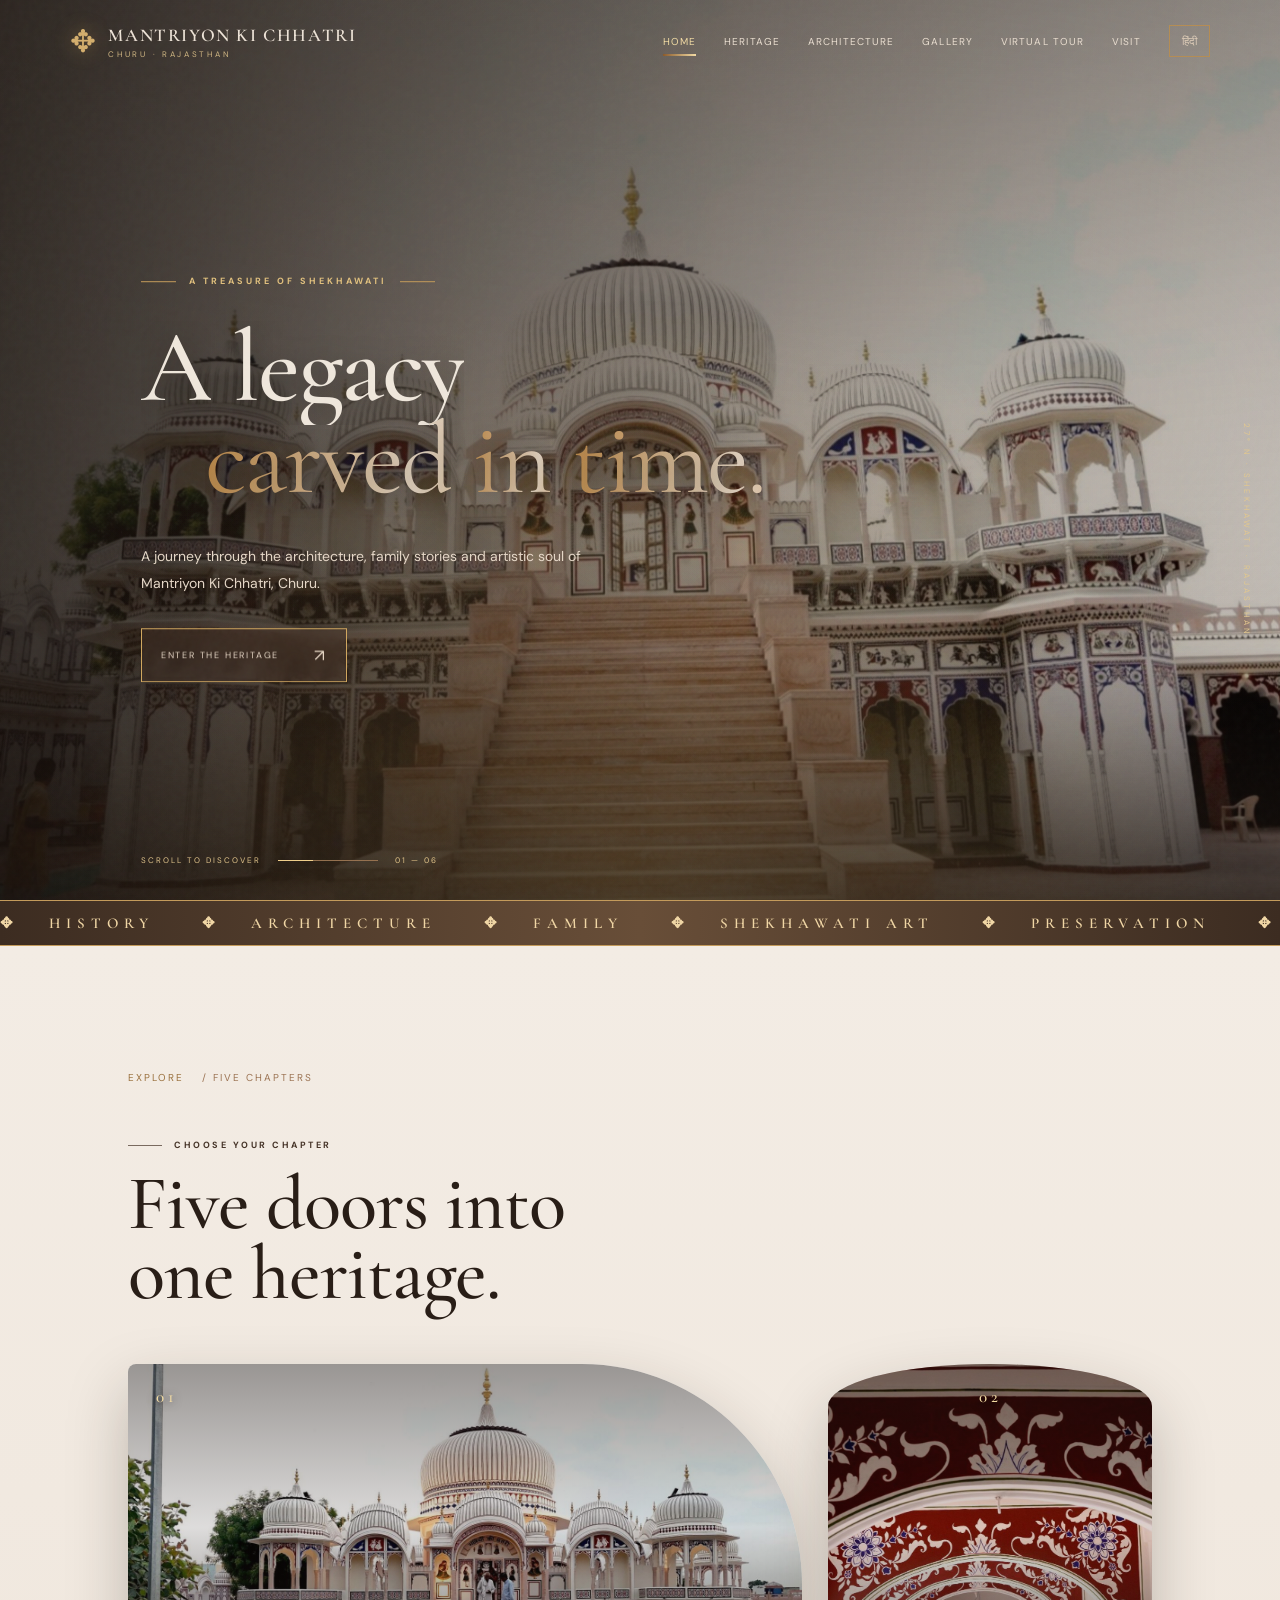
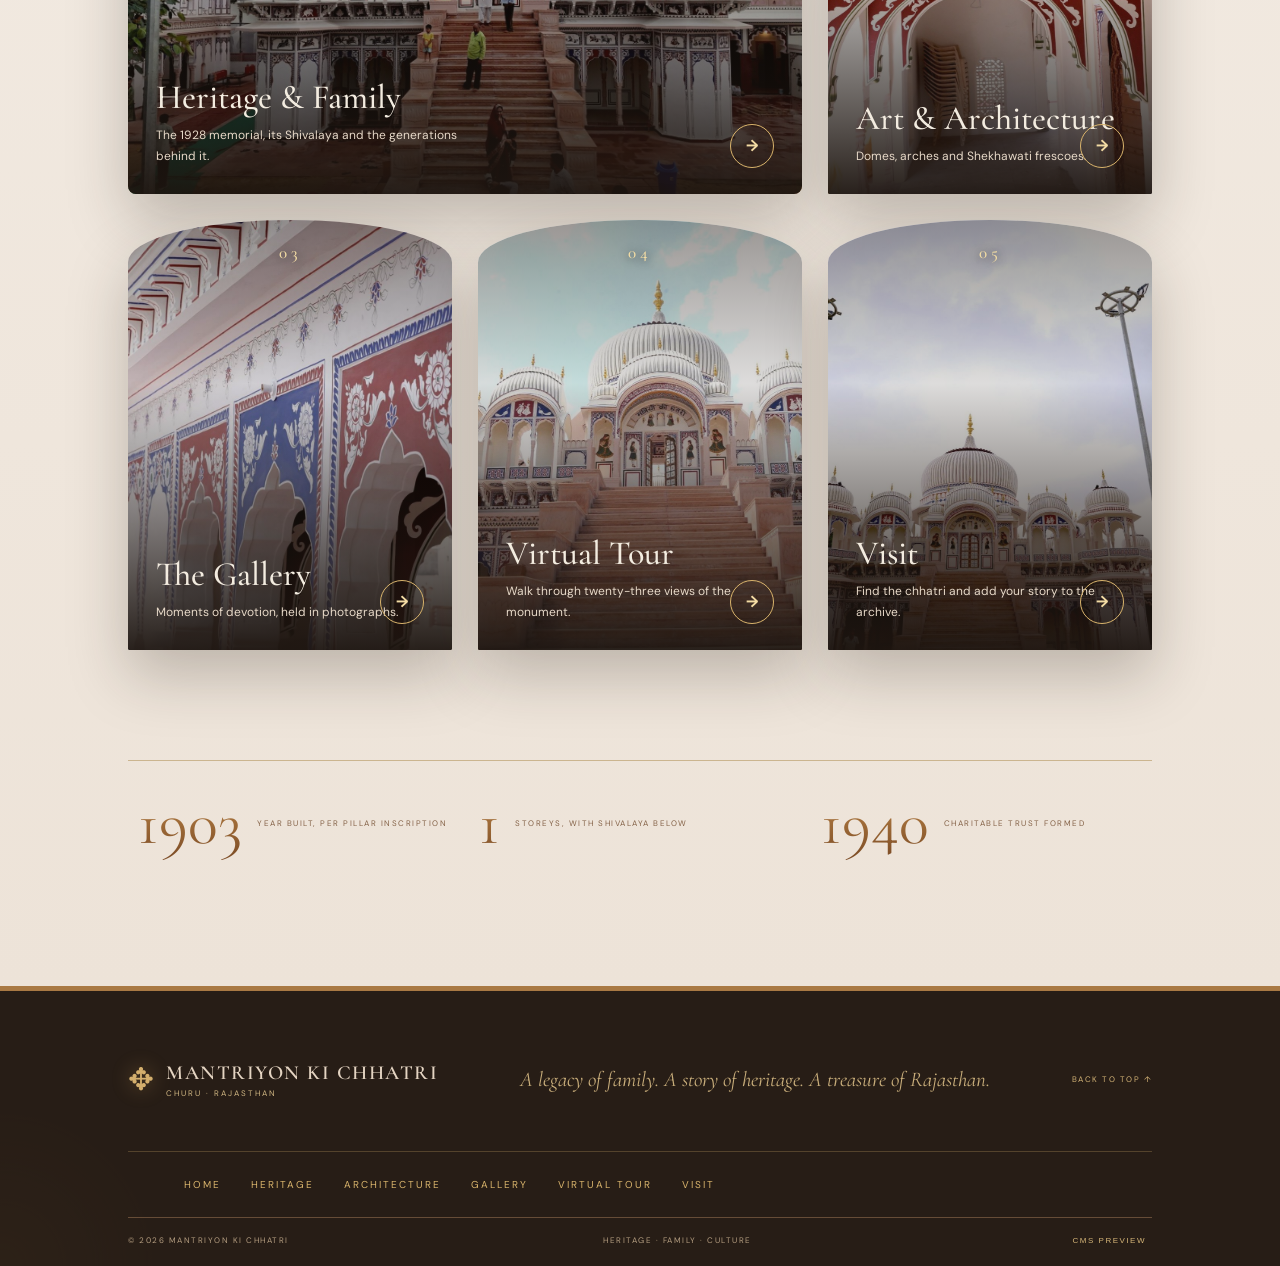
<file: index.html>
<!DOCTYPE html><html lang="en"><head><meta charset="UTF-8"><meta name="viewport" content="width=device-width,initial-scale=1.0"><meta name="theme-color" content="#2b1f19"><meta name="description" content="Explore Mantriyon Ki Chhatri, the Mantri family heritage, and the art and architecture of Churu, Rajasthan."><title>A Legacy Carved in Time — Mantriyon Ki Chhatri</title><link rel="preconnect" href="https://fonts.googleapis.com"><link rel="preconnect" href="https://fonts.gstatic.com" crossorigin><link href="https://fonts.googleapis.com/css2?family=Cormorant+Garamond:ital,wght@0,400;0,500;0,600;0,700;1,400&family=DM+Sans:wght@400;500;600;700&family=Noto+Serif+Devanagari:wght@400;500;600;700&display=swap" rel="stylesheet"><link rel="icon" href="data:image/svg+xml,%3Csvg xmlns='http://www.w3.org/2000/svg' viewBox='0 0 100 100'%3E%3Ctext y='.9em' font-size='90'%3E%E2%9C%A5%3C/text%3E%3C/svg%3E"><link rel="stylesheet" href="styles.css"><link rel="stylesheet" href="palace.css"><link rel="stylesheet" href="pages.css"></head><body><div class="grain"></div><div class="curtain" id="curtain"></div><div class="loader" id="loader"><div class="loader-emblem">✥</div><div class="loader-name">MANTRIYON KI CHHATRI</div><div class="loader-line"><span></span></div></div><header class="topbar"><a class="brand" href="index.html"><span class="brand-seal">✥</span><span class="brand-copy"><b>MANTRIYON KI CHHATRI</b><small>CHURU · RAJASTHAN</small></span></a><button class="mobile-menu" id="mobileMenu" aria-label="Toggle menu">☰</button><nav id="nav"><a href="index.html" class="active" data-en="Home" data-hi="मुख पृष्ठ">Home</a><a href="heritage.html" data-en="Heritage" data-hi="विरासत">Heritage</a><a href="architecture.html" data-en="Architecture" data-hi="वास्तुकला">Architecture</a><a href="gallery.html" data-en="Gallery" data-hi="चित्र दीर्घा">Gallery</a><a href="tour.html" data-en="Virtual Tour" data-hi="वर्चुअल टूर">Virtual Tour</a><a href="visit.html" data-en="Visit" data-hi="दर्शन">Visit</a><button class="language" id="language">हिंदी</button></nav></header><main><div class="home-hero-wrap"><section class="hero" id="home">
  <div class="hero-photo"></div>
  <div class="hero-vignette"></div>
  <div class="hero-ornament ornament-left">❋</div><div class="hero-ornament ornament-right">✥</div>
  <div class="hero-content">
    <div class="hero-kicker"><span></span><label data-en="A TREASURE OF SHEKHAWATI" data-hi="शेखावाटी की अनमोल धरोहर">A TREASURE OF SHEKHAWATI</label><span></span></div>
    <h1><span data-en="A legacy" data-hi="एक विरासत">A legacy</span><em data-en="carved in time." data-hi="जो समय में अंकित है।">carved in time.</em></h1>
    <p data-en="A journey through the architecture, family stories and artistic soul of Mantriyon Ki Chhatri, Churu." data-hi="मंत्रियों की छतरी, चूरू की वास्तुकला, पारिवारिक कथाओं और कलात्मक आत्मा की एक यात्रा।">A journey through the architecture, family stories and artistic soul of Mantriyon Ki Chhatri, Churu.</p>
    <a href="heritage.html" class="hero-cta"><span data-en="ENTER THE HERITAGE" data-hi="विरासत में प्रवेश करें">ENTER THE HERITAGE</span><b>↗</b></a>
  </div>
  <div class="hero-side-note">27° N · SHEKHAWATI · RAJASTHAN</div>
  <div class="hero-bottom"><span>SCROLL TO DISCOVER</span><div class="scroll-line"><i></i></div><span>01 — 06</span></div>
  <div class="hero-stamp"><span>THE</span><b>MANTRI</b><span>HERITAGE</span><i>✥</i></div>
</section></div><div class="marquee" aria-hidden="true"><div class="marquee-track">
  <span>✥ &nbsp; HISTORY</span><span>✥ &nbsp; ARCHITECTURE</span><span>✥ &nbsp; FAMILY</span><span>✥ &nbsp; SHEKHAWATI ART</span><span>✥ &nbsp; PRESERVATION</span>
  <span>✥ &nbsp; HISTORY</span><span>✥ &nbsp; ARCHITECTURE</span><span>✥ &nbsp; FAMILY</span><span>✥ &nbsp; SHEKHAWATI ART</span><span>✥ &nbsp; PRESERVATION</span>
</div></div><section class="explore section"><div class="section-index reveal">EXPLORE <span>/ FIVE CHAPTERS</span></div><div class="craft-heading reveal"><div><p class="eyebrow">CHOOSE YOUR CHAPTER</p><h2 data-en="Five doors into<br>one heritage." data-hi="एक विरासत के<br>पाँच द्वार।">Five doors into<br>one heritage.</h2></div></div><div class="pcards"><a class="pcard reveal" href="heritage.html"><img src="assets/tour-03.jpg" alt="" loading="lazy"><div class="pcard-shade"></div><span class="pcard-n">01</span><div class="pcard-t"><h3 data-en="Heritage &amp; Family" data-hi="विरासत और परिवार">Heritage &amp; Family</h3><p data-en="The 1928 memorial, its Shivalaya and the generations behind it." data-hi="1928 का स्मारक, उसका शिवालय और पीछे की पीढ़ियाँ।">The 1928 memorial, its Shivalaya and the generations behind it.</p><b>→</b></div></a><a class="pcard reveal" href="architecture.html"><img src="assets/tour-14.jpg" alt="" loading="lazy"><div class="pcard-shade"></div><span class="pcard-n">02</span><div class="pcard-t"><h3 data-en="Art &amp; Architecture" data-hi="कला और वास्तुकला">Art &amp; Architecture</h3><p data-en="Domes, arches and Shekhawati frescoes." data-hi="गुंबद, मेहराब और शेखावाटी भित्ति चित्र।">Domes, arches and Shekhawati frescoes.</p><b>→</b></div></a><a class="pcard reveal" href="gallery.html"><img src="assets/event-3198.jpg" alt="" loading="lazy"><div class="pcard-shade"></div><span class="pcard-n">03</span><div class="pcard-t"><h3 data-en="The Gallery" data-hi="चित्र दीर्घा">The Gallery</h3><p data-en="Moments of devotion, held in photographs." data-hi="भक्ति के पलों की तस्वीरें।">Moments of devotion, held in photographs.</p><b>→</b></div></a><a class="pcard reveal" href="tour.html"><img src="assets/tour-11.jpg" alt="" loading="lazy"><div class="pcard-shade"></div><span class="pcard-n">04</span><div class="pcard-t"><h3 data-en="Virtual Tour" data-hi="वर्चुअल टूर">Virtual Tour</h3><p data-en="Walk through twenty-three views of the monument." data-hi="स्मारक के तेईस दृश्यों में सैर।">Walk through twenty-three views of the monument.</p><b>→</b></div></a><a class="pcard reveal" href="visit.html"><img src="assets/tour-23.jpg" alt="" loading="lazy"><div class="pcard-shade"></div><span class="pcard-n">05</span><div class="pcard-t"><h3 data-en="Visit" data-hi="दर्शन">Visit</h3><p data-en="Find the chhatri and add your story to the archive." data-hi="छतरी को खोजें और अभिलेख में अपनी कहानी जोड़ें।">Find the chhatri and add your story to the archive.</p><b>→</b></div></a></div><div class="stat-row reveal"><div><b>1928</b><span>YEAR BUILT, PER PILLAR INSCRIPTION</span></div><div><b>2</b><span>STOREYS, WITH SHIVALAYA BELOW</span></div><div><b>1965</b><span>CHARITABLE TRUST FORMED</span></div></div></section></main><footer class="footer"><div class="footer-top"><div class="footer-brand"><span class="brand-seal">✥</span><div><b>MANTRIYON KI CHHATRI</b><small>CHURU · RAJASTHAN</small></div></div><p data-en="A legacy of family. A story of heritage. A treasure of Rajasthan." data-hi="परिवार की विरासत। धरोहर की कहानी। राजस्थान का अनमोल खजाना।">A legacy of family. A story of heritage. A treasure of Rajasthan.</p><a href="#" class="back-top">BACK TO TOP ↑</a></div><div class="footer-links"><a href="index.html" data-en="Home" data-hi="मुख पृष्ठ">Home</a><a href="heritage.html" data-en="Heritage" data-hi="विरासत">Heritage</a><a href="architecture.html" data-en="Architecture" data-hi="वास्तुकला">Architecture</a><a href="gallery.html" data-en="Gallery" data-hi="चित्र दीर्घा">Gallery</a><a href="tour.html" data-en="Virtual Tour" data-hi="वर्चुअल टूर">Virtual Tour</a><a href="visit.html" data-en="Visit" data-hi="दर्शन">Visit</a></div><div class="footer-bottom"><span>© <span id="year"></span> MANTRIYON KI CHHATRI</span><span>HERITAGE · FAMILY · CULTURE</span><button id="adminPreview">CMS PREVIEW</button></div></footer><div class="admin-modal" id="adminModal"><div class="admin-box"><button id="closeAdmin">×</button><p class="eyebrow">CONTENT MANAGEMENT</p><h2>Heritage CMS</h2><p>This is a design preview only. A production CMS needs secure authentication, a connected content store, editorial permissions and publishing workflows.</p><div class="admin-grid"><span>Pages &amp; stories</span><span>Family genealogy</span><span>Media archive</span><span>English / Hindi</span><span>Historical records</span><span>Trust information</span></div><small>ADMINISTRATOR LOGIN NOT YET CONNECTED</small></div></div><script src="script.js"></script><script src="palace.js"></script><script src="pages.js"></script></body></html>
</file>
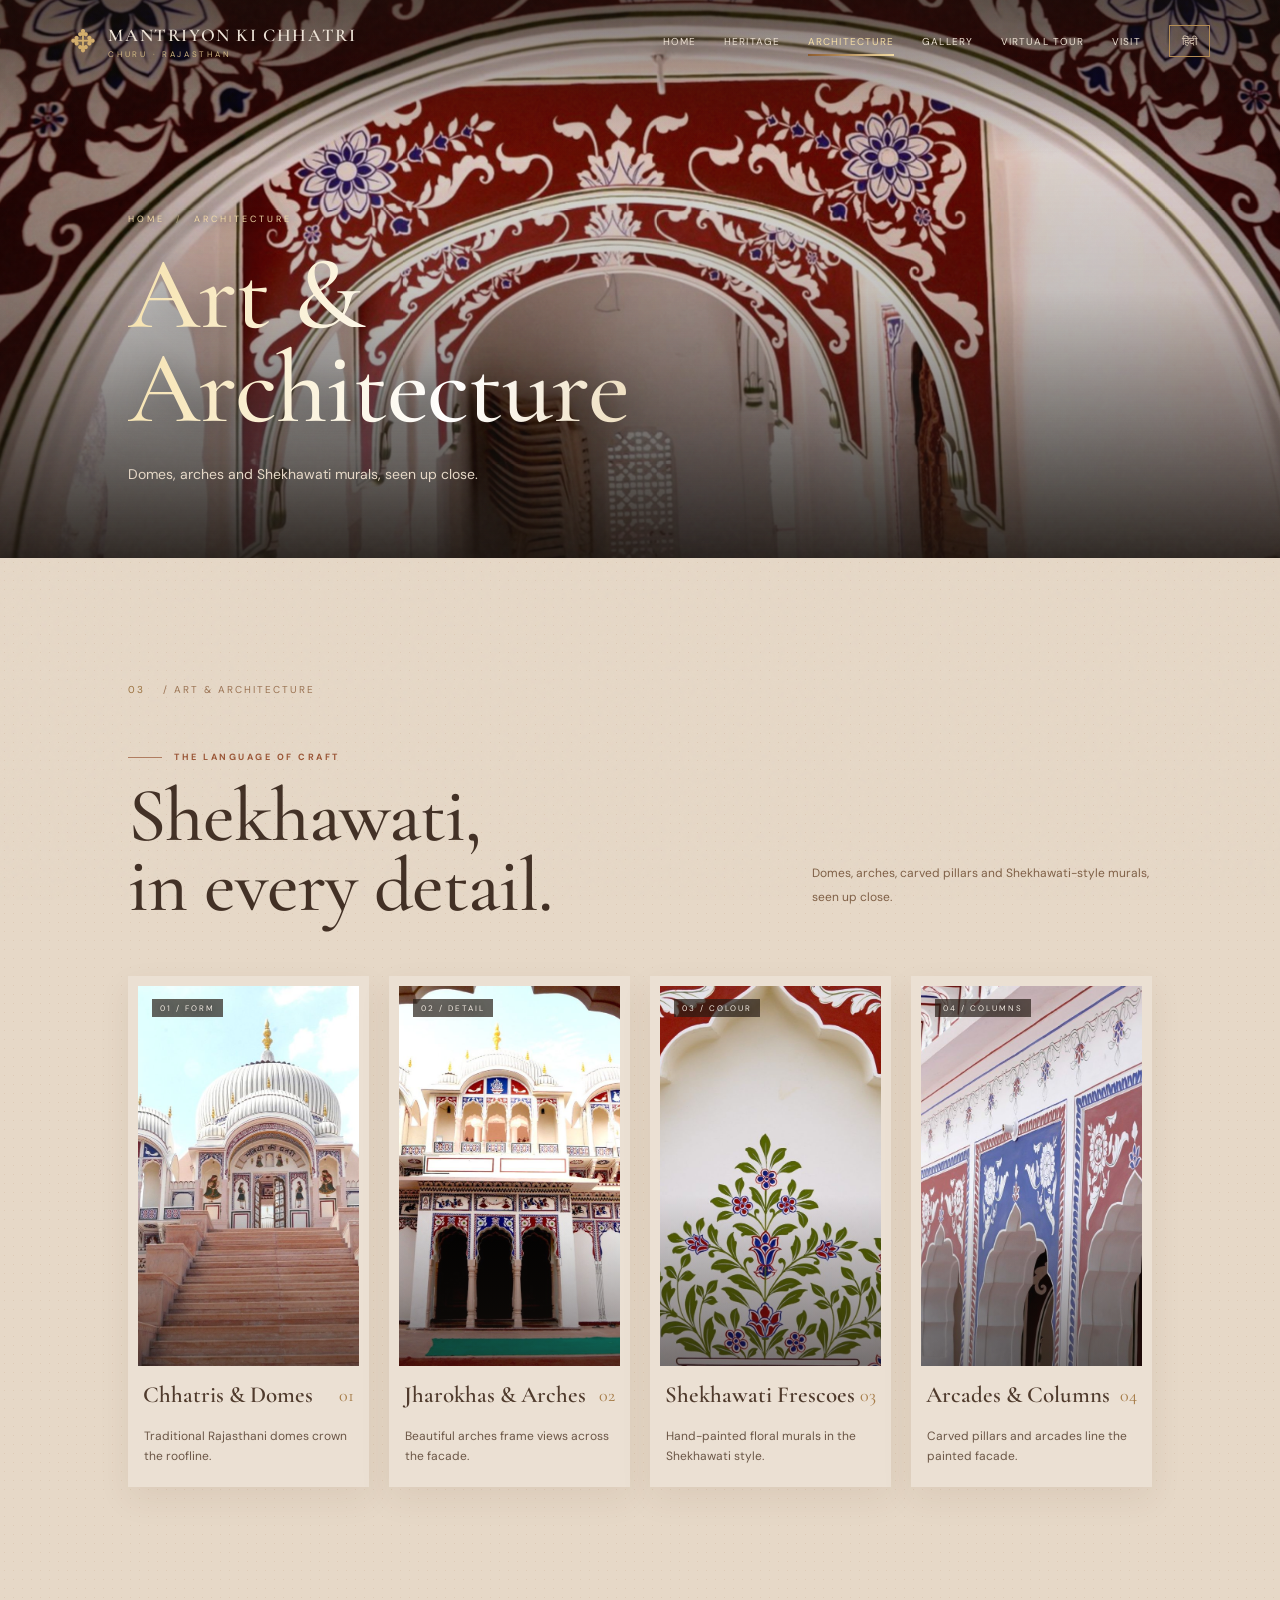
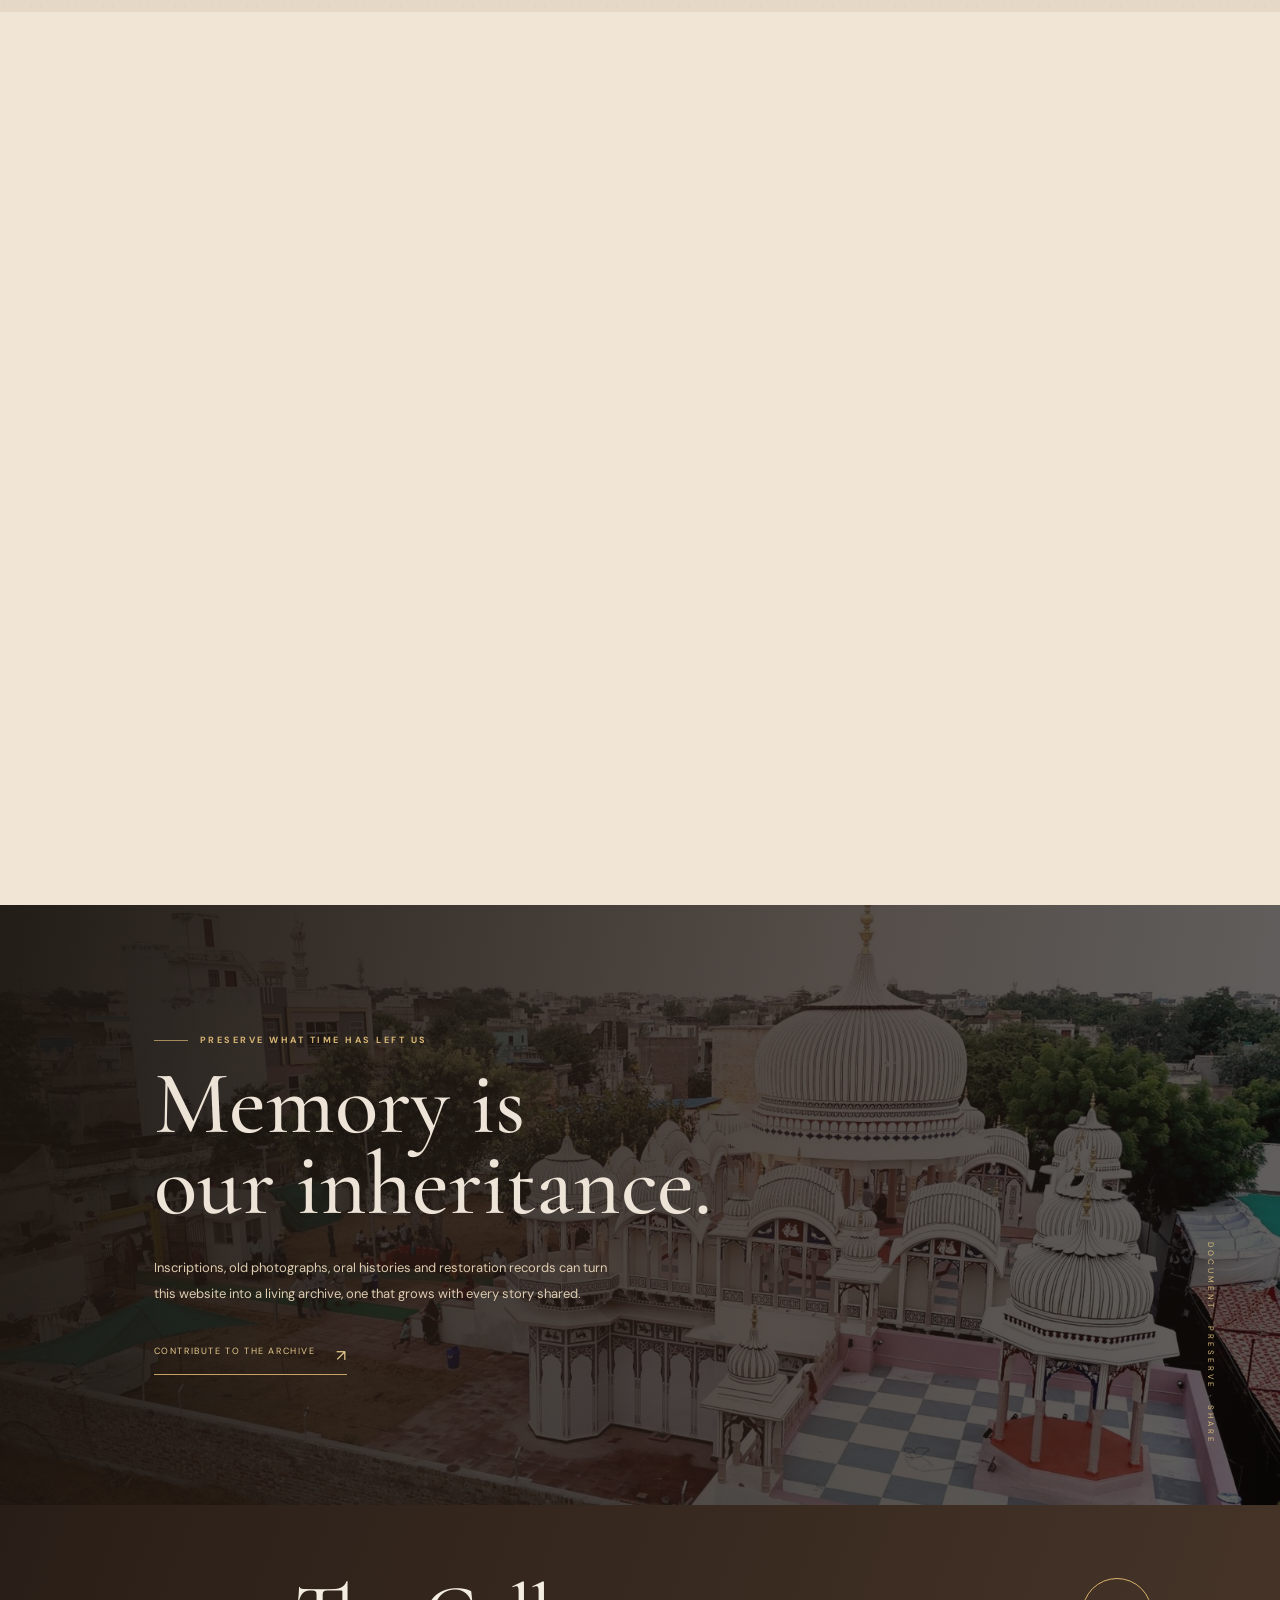
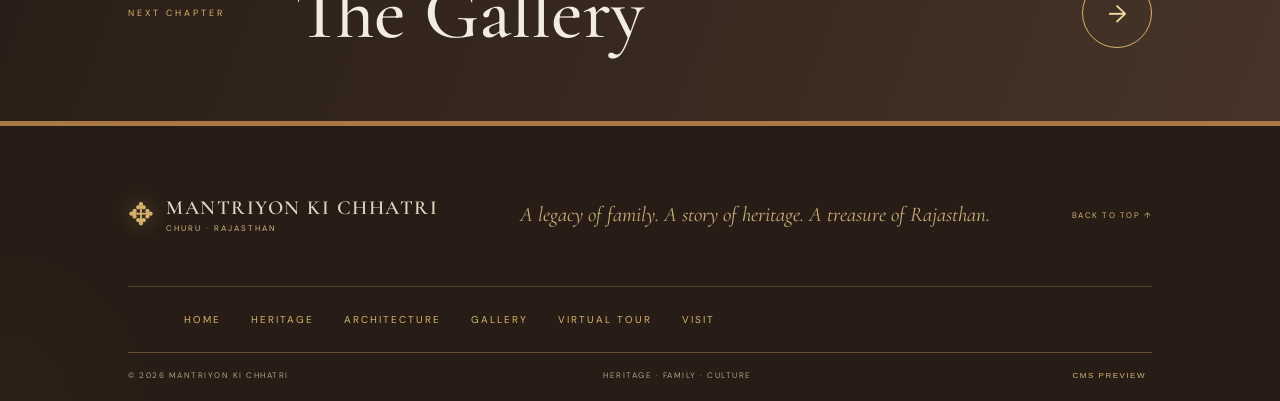
<file: architecture.html>
<!DOCTYPE html><html lang="en"><head><meta charset="UTF-8"><meta name="viewport" content="width=device-width,initial-scale=1.0"><meta name="theme-color" content="#2b1f19"><meta name="description" content="Explore Mantriyon Ki Chhatri, the Mantri family heritage, and the art and architecture of Churu, Rajasthan."><title>Art & Architecture — Mantriyon Ki Chhatri</title><link rel="preconnect" href="https://fonts.googleapis.com"><link rel="preconnect" href="https://fonts.gstatic.com" crossorigin><link href="https://fonts.googleapis.com/css2?family=Cormorant+Garamond:ital,wght@0,400;0,500;0,600;0,700;1,400&family=DM+Sans:wght@400;500;600;700&family=Noto+Serif+Devanagari:wght@400;500;600;700&display=swap" rel="stylesheet"><link rel="icon" href="data:image/svg+xml,%3Csvg xmlns='http://www.w3.org/2000/svg' viewBox='0 0 100 100'%3E%3Ctext y='.9em' font-size='90'%3E%E2%9C%A5%3C/text%3E%3C/svg%3E"><link rel="stylesheet" href="styles.css"><link rel="stylesheet" href="palace.css"><link rel="stylesheet" href="pages.css"></head><body><div class="grain"></div><div class="curtain" id="curtain"></div><div class="loader done" id="loader"></div><header class="topbar"><a class="brand" href="index.html"><span class="brand-seal">✥</span><span class="brand-copy"><b>MANTRIYON KI CHHATRI</b><small>CHURU · RAJASTHAN</small></span></a><button class="mobile-menu" id="mobileMenu" aria-label="Toggle menu">☰</button><nav id="nav"><a href="index.html" data-en="Home" data-hi="मुख पृष्ठ">Home</a><a href="heritage.html" data-en="Heritage" data-hi="विरासत">Heritage</a><a href="architecture.html" class="active" data-en="Architecture" data-hi="वास्तुकला">Architecture</a><a href="gallery.html" data-en="Gallery" data-hi="चित्र दीर्घा">Gallery</a><a href="tour.html" data-en="Virtual Tour" data-hi="वर्चुअल टूर">Virtual Tour</a><a href="visit.html" data-en="Visit" data-hi="दर्शन">Visit</a><button class="language" id="language">हिंदी</button></nav></header><main><section class="page-hero"><div class="page-hero-bg" style="background-image:url(assets/tour-14.jpg)"></div><div class="page-hero-shade"></div><div class="page-hero-inner"><p class="crumb"><a href="index.html">HOME</a> <i>/</i> ARCHITECTURE</p><h1 data-en="Art &amp; Architecture" data-hi="कला और वास्तुकला">Art &amp; Architecture</h1><p class="page-sub" data-en="Domes, arches and Shekhawati murals, seen up close." data-hi="गुंबद, मेहराब और शेखावाटी भित्ति चित्र करीब से।">Domes, arches and Shekhawati murals, seen up close.</p></div><div class="page-hero-arch"></div></section><section class="craft section" id="architecture">
  <div class="section-index reveal">03 <span>/ ART & ARCHITECTURE</span></div>
  <div class="craft-heading reveal"><div><p class="eyebrow">THE LANGUAGE OF CRAFT</p><h2 data-en="Shekhawati,<br>in every detail." data-hi="हर विवरण में<br>शेखावाटी।">Shekhawati,<br>in every detail.</h2></div><p data-en="Domes, arches, carved pillars and Shekhawati-style murals, seen up close." data-hi="गुंबदों, मेहराबों, नक्काशीदार स्तंभों और शेखावाटी शैली के भित्ति चित्रों को करीब से देखें।">Domes, arches, carved pillars and Shekhawati-style murals, seen up close.</p></div>
  <div class="craft-gallery">
    <article class="craft-item craft-one reveal"><div class="craft-photo"><img src="assets/tour-11.jpg" alt="Ribbed domes and chhatris crowning the facade" loading="lazy"><span class="photo-tag">01 / FORM</span></div><div class="craft-caption"><h3>Chhatris & Domes</h3><span>01</span></div><p class="craft-desc" data-en="Traditional Rajasthani domes crown the roofline." data-hi="पारंपरिक राजस्थानी गुंबद छत की शोभा हैं।">Traditional Rajasthani domes crown the roofline.</p></article>
    <article class="craft-item craft-two reveal"><div class="craft-photo"><img src="assets/tour-18.jpg" alt="The facade seen through a painted arch" loading="lazy"><span class="photo-tag">02 / DETAIL</span></div><div class="craft-caption"><h3>Jharokhas & Arches</h3><span>02</span></div><p class="craft-desc" data-en="Beautiful arches frame views across the facade." data-hi="सुंदर मेहराब पूरे अग्रभाग को फ्रेम करते हैं।">Beautiful arches frame views across the facade.</p></article>
    <article class="craft-item craft-three reveal"><div class="craft-photo"><img src="assets/tour-24.jpg" alt="Hand-painted floral fresco" loading="lazy"><span class="photo-tag">03 / COLOUR</span></div><div class="craft-caption"><h3>Shekhawati Frescoes</h3><span>03</span></div><p class="craft-desc" data-en="Hand-painted floral murals in the Shekhawati style." data-hi="शेखावाटी शैली के हाथ से बने पुष्प भित्ति चित्र।">Hand-painted floral murals in the Shekhawati style.</p></article>
    <article class="craft-item craft-four reveal"><div class="craft-photo"><img src="assets/tour-01.jpg" alt="Painted arcade with arched openings" loading="lazy"><span class="photo-tag">04 / COLUMNS</span></div><div class="craft-caption"><h3>Arcades & Columns</h3><span>04</span></div><p class="craft-desc" data-en="Carved pillars and arcades line the painted facade." data-hi="नक्काशीदार स्तंभ और मेहराबदार गलियारे।">Carved pillars and arcades line the painted facade.</p></article>
  </div>
</section><section class="anatomy"><div class="an-photo reveal"><img src="assets/tour-10.jpg" alt="The grand staircase" loading="lazy"></div><div class="an-text reveal"><p class="eyebrow">READING THE MONUMENT</p><h2 data-en="Anatomy of<br>a chhatri." data-hi="छतरी की<br>बनावट।">Anatomy of<br>a chhatri.</h2><ol class="an-list"><li><b>01</b><div><h3 data-en="Two storeys, one staircase" data-hi="दो मंज़िल, एक सीढ़ी">Two storeys, one staircase</h3><p data-en="A staircase leads from the ground level to the upper floor." data-hi="सीढ़ियाँ भूतल से ऊपरी मंज़िल तक जाती हैं।">A staircase leads from the ground level to the upper floor.</p></div></li><li><b>02</b><div><h3 data-en="An east-facing entrance" data-hi="पूर्वमुखी प्रवेश द्वार">An east-facing entrance</h3><p data-en="The grand main entrance faces east." data-hi="भव्य मुख्य द्वार पूर्वाभिमुख है।">The grand main entrance faces east.</p></div></li><li><b>03</b><div><h3 data-en="A Shivalaya below" data-hi="नीचे शिवालय">A Shivalaya below</h3><p data-en="A Shivalaya and the temple of Lord Gaurishankar lie beneath the chhatri." data-hi="छतरी के नीचे शिवालय तथा भगवान गौरीशंकर का मंदिर है।">A Shivalaya and the temple of Lord Gaurishankar lie beneath the chhatri.</p></div></li><li><b>04</b><div><h3 data-en="Painted walls" data-hi="चित्रित दीवारें">Painted walls</h3><p data-en="Shekhawati-style murals, refreshed from time to time by painters." data-hi="शेखावाटी शैली के भित्ति चित्र, जिन्हें चित्रकार समय-समय पर संवारते हैं।">Shekhawati-style murals, refreshed from time to time by painters.</p></div></li></ol></div></section><section class="archive-section">
  <div class="archive-image"></div><div class="archive-shade"></div>
  <div class="archive-content reveal"><p class="eyebrow gold">PRESERVE WHAT TIME HAS LEFT US</p><h2 data-en="Memory is<br>our inheritance." data-hi="स्मृति ही<br>हमारी विरासत है।">Memory is<br>our inheritance.</h2><p data-en="Inscriptions, old photographs, oral histories and restoration records can turn this website into a living archive, one that grows with every story shared." data-hi="शिलालेख, पुरानी तस्वीरें, मौखिक इतिहास और संरक्षण अभिलेख इस वेबसाइट को एक जीवंत अभिलेख बना सकते हैं, जो हर साझा कहानी के साथ समृद्ध होता जाए।">Inscriptions, old photographs, oral histories and restoration records can turn this website into a living archive, one that grows with every story shared.</p><a href="visit.html#contact" class="archive-link">CONTRIBUTE TO THE ARCHIVE <span>↗</span></a></div>
  <div class="archive-side">DOCUMENT · PRESERVE · SHARE</div>
</section><a class="next-page" href="gallery.html"><small data-en="NEXT CHAPTER" data-hi="अगला अध्याय">NEXT CHAPTER</small><b data-en="The Gallery" data-hi="चित्र दीर्घा">The Gallery</b><span>→</span></a></main><footer class="footer"><div class="footer-top"><div class="footer-brand"><span class="brand-seal">✥</span><div><b>MANTRIYON KI CHHATRI</b><small>CHURU · RAJASTHAN</small></div></div><p data-en="A legacy of family. A story of heritage. A treasure of Rajasthan." data-hi="परिवार की विरासत। धरोहर की कहानी। राजस्थान का अनमोल खजाना।">A legacy of family. A story of heritage. A treasure of Rajasthan.</p><a href="#" class="back-top">BACK TO TOP ↑</a></div><div class="footer-links"><a href="index.html" data-en="Home" data-hi="मुख पृष्ठ">Home</a><a href="heritage.html" data-en="Heritage" data-hi="विरासत">Heritage</a><a href="architecture.html" data-en="Architecture" data-hi="वास्तुकला">Architecture</a><a href="gallery.html" data-en="Gallery" data-hi="चित्र दीर्घा">Gallery</a><a href="tour.html" data-en="Virtual Tour" data-hi="वर्चुअल टूर">Virtual Tour</a><a href="visit.html" data-en="Visit" data-hi="दर्शन">Visit</a></div><div class="footer-bottom"><span>© <span id="year"></span> MANTRIYON KI CHHATRI</span><span>HERITAGE · FAMILY · CULTURE</span><button id="adminPreview">CMS PREVIEW</button></div></footer><div class="admin-modal" id="adminModal"><div class="admin-box"><button id="closeAdmin">×</button><p class="eyebrow">CONTENT MANAGEMENT</p><h2>Heritage CMS</h2><p>This is a design preview only. A production CMS needs secure authentication, a connected content store, editorial permissions and publishing workflows.</p><div class="admin-grid"><span>Pages &amp; stories</span><span>Family genealogy</span><span>Media archive</span><span>English / Hindi</span><span>Historical records</span><span>Trust information</span></div><small>ADMINISTRATOR LOGIN NOT YET CONNECTED</small></div></div><script src="script.js"></script><script src="palace.js"></script><script src="pages.js"></script></body></html>
</file>
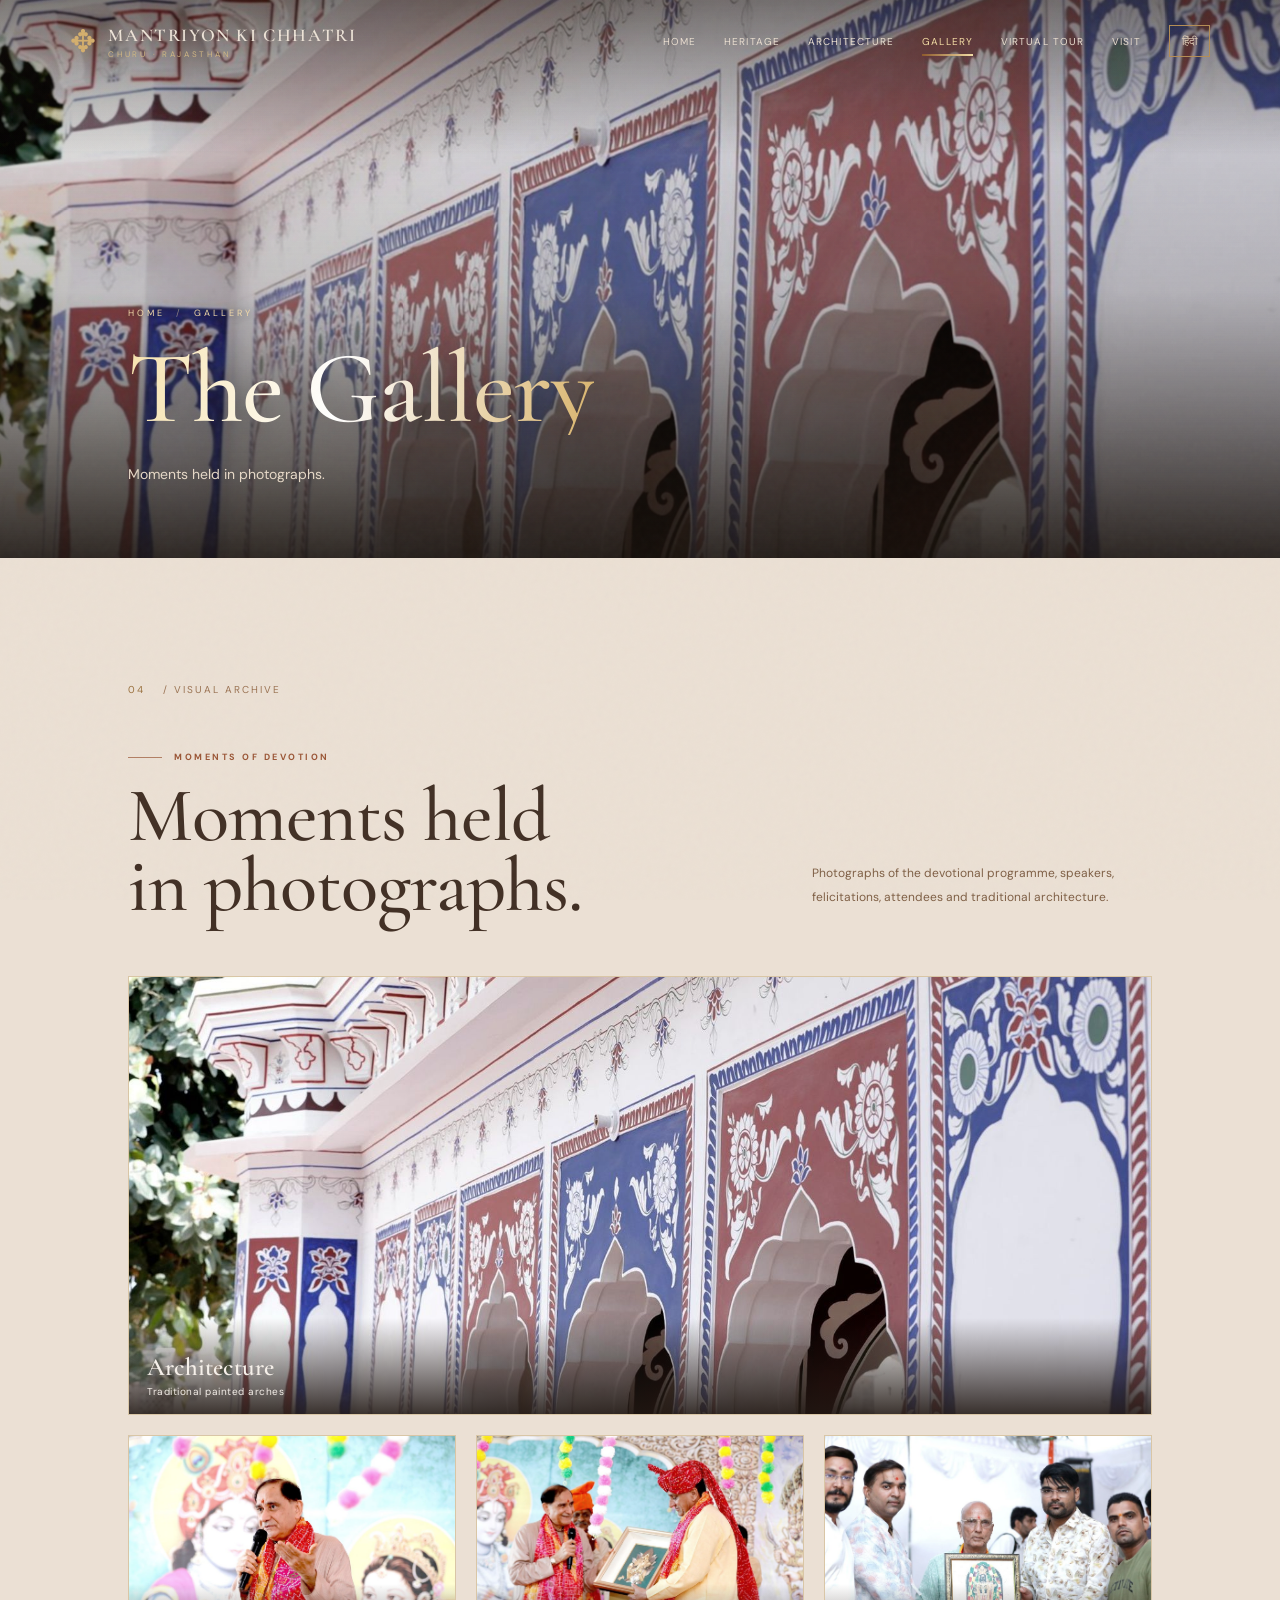
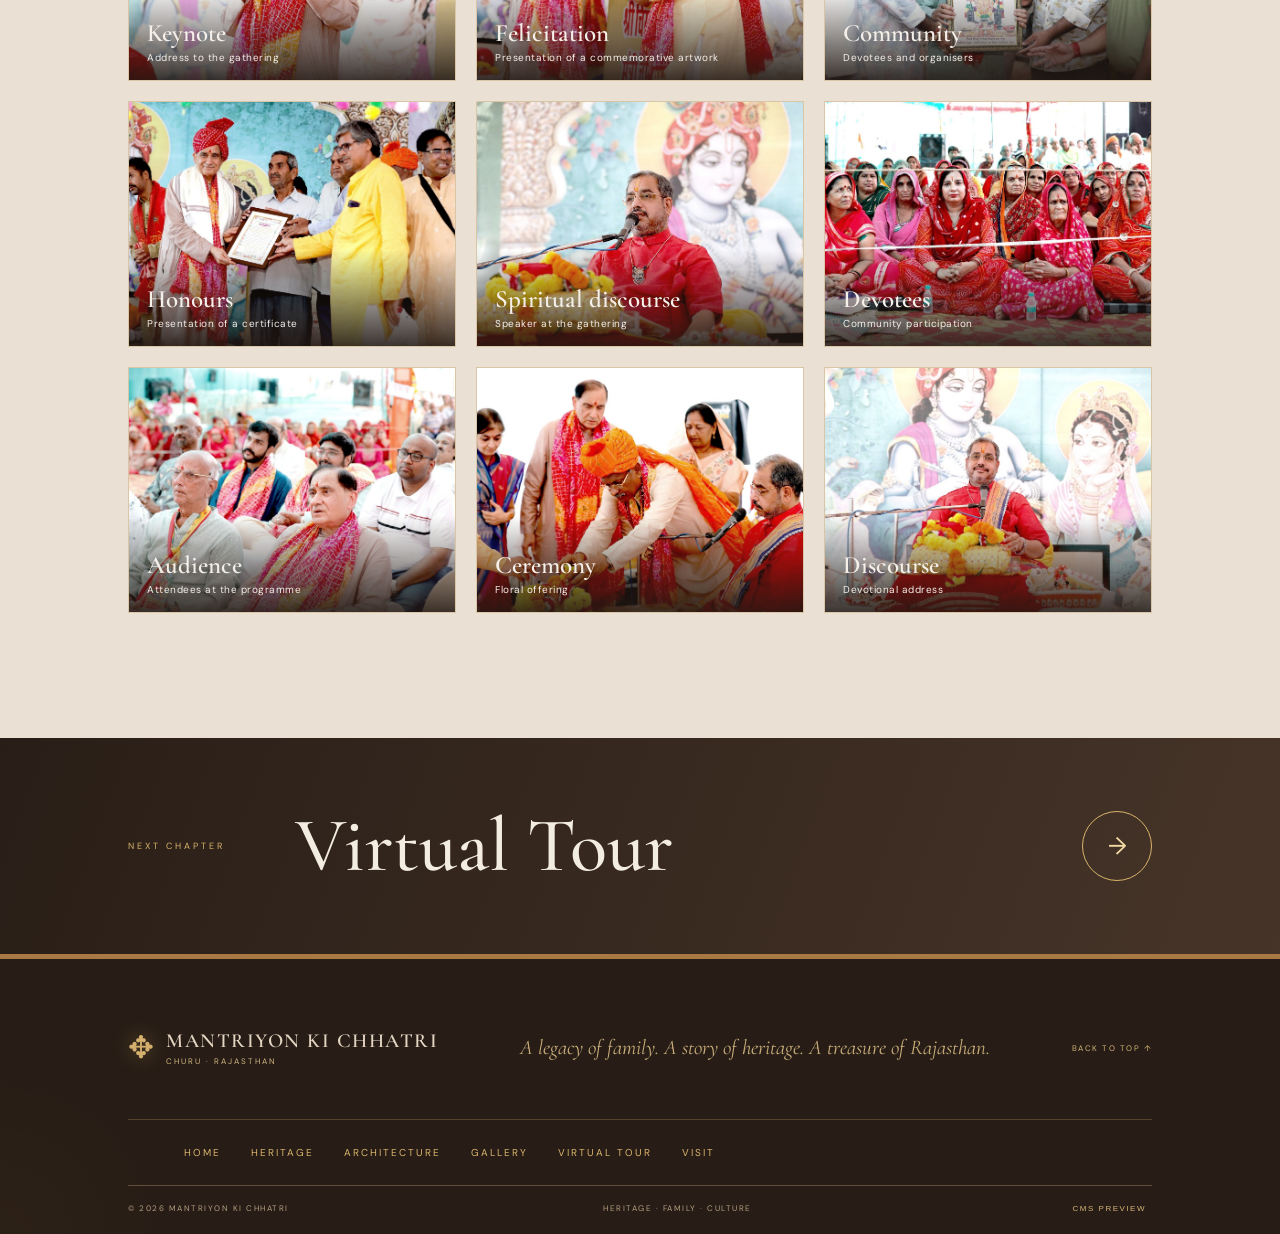
<file: gallery.html>
<!DOCTYPE html><html lang="en"><head><meta charset="UTF-8"><meta name="viewport" content="width=device-width,initial-scale=1.0"><meta name="theme-color" content="#2b1f19"><meta name="description" content="Explore Mantriyon Ki Chhatri, the Mantri family heritage, and the art and architecture of Churu, Rajasthan."><title>Gallery — Mantriyon Ki Chhatri</title><link rel="preconnect" href="https://fonts.googleapis.com"><link rel="preconnect" href="https://fonts.gstatic.com" crossorigin><link href="https://fonts.googleapis.com/css2?family=Cormorant+Garamond:ital,wght@0,400;0,500;0,600;0,700;1,400&family=DM+Sans:wght@400;500;600;700&family=Noto+Serif+Devanagari:wght@400;500;600;700&display=swap" rel="stylesheet"><link rel="icon" href="data:image/svg+xml,%3Csvg xmlns='http://www.w3.org/2000/svg' viewBox='0 0 100 100'%3E%3Ctext y='.9em' font-size='90'%3E%E2%9C%A5%3C/text%3E%3C/svg%3E"><link rel="stylesheet" href="styles.css"><link rel="stylesheet" href="palace.css"><link rel="stylesheet" href="pages.css"></head><body><div class="grain"></div><div class="curtain" id="curtain"></div><div class="loader done" id="loader"></div><header class="topbar"><a class="brand" href="index.html"><span class="brand-seal">✥</span><span class="brand-copy"><b>MANTRIYON KI CHHATRI</b><small>CHURU · RAJASTHAN</small></span></a><button class="mobile-menu" id="mobileMenu" aria-label="Toggle menu">☰</button><nav id="nav"><a href="index.html" data-en="Home" data-hi="मुख पृष्ठ">Home</a><a href="heritage.html" data-en="Heritage" data-hi="विरासत">Heritage</a><a href="architecture.html" data-en="Architecture" data-hi="वास्तुकला">Architecture</a><a href="gallery.html" class="active" data-en="Gallery" data-hi="चित्र दीर्घा">Gallery</a><a href="tour.html" data-en="Virtual Tour" data-hi="वर्चुअल टूर">Virtual Tour</a><a href="visit.html" data-en="Visit" data-hi="दर्शन">Visit</a><button class="language" id="language">हिंदी</button></nav></header><main><section class="page-hero"><div class="page-hero-bg" style="background-image:url(assets/event-3198.jpg)"></div><div class="page-hero-shade"></div><div class="page-hero-inner"><p class="crumb"><a href="index.html">HOME</a> <i>/</i> GALLERY</p><h1 data-en="The Gallery" data-hi="चित्र दीर्घा">The Gallery</h1><p class="page-sub" data-en="Moments held in photographs." data-hi="तस्वीरों में सजी कहानियाँ।">Moments held in photographs.</p></div><div class="page-hero-arch"></div></section><section class="gallery-section section" id="gallery">
  <div class="section-index reveal">04 <span>/ VISUAL ARCHIVE</span></div>
  <div class="gallery-head reveal"><div><p class="eyebrow">MOMENTS OF DEVOTION</p><h2 data-en="Moments held<br>in photographs." data-hi="तस्वीरों में<br>सजी कहानियाँ।">Moments held<br>in photographs.</h2></div><p data-en="Photographs of the devotional programme, speakers, felicitations, attendees and traditional architecture." data-hi="भक्ति कार्यक्रम, वक्ताओं, सम्मान समारोह, श्रोताओं और पारंपरिक वास्तुकला की तस्वीरें।">Photographs of the devotional programme, speakers, felicitations, attendees and traditional architecture.</p></div>
  <div class="event-gallery" aria-label="Photographs from the community event">
<figure class="event-photo feature"><a href="assets/event-3198.jpg" target="_blank" rel="noopener" aria-label="View Traditional painted arches"><img src="assets/event-3198.jpg" loading="lazy" alt="Traditional painted arches"></a><figcaption><span>Architecture</span><small>Traditional painted arches</small></figcaption></figure>
<figure class="event-photo "><a href="assets/event-3384.jpg" target="_blank" rel="noopener" aria-label="View Address to the gathering"><img src="assets/event-3384.jpg" loading="lazy" alt="Address to the gathering"></a><figcaption><span>Keynote</span><small>Address to the gathering</small></figcaption></figure>
<figure class="event-photo "><a href="assets/event-3405.jpg" target="_blank" rel="noopener" aria-label="View Presentation of a commemorative artwork"><img src="assets/event-3405.jpg" loading="lazy" alt="Presentation of a commemorative artwork"></a><figcaption><span>Felicitation</span><small>Presentation of a commemorative artwork</small></figcaption></figure>
<figure class="event-photo "><a href="assets/event-3514.jpg" target="_blank" rel="noopener" aria-label="View Devotees and organisers"><img src="assets/event-3514.jpg" loading="lazy" alt="Devotees and organisers"></a><figcaption><span>Community</span><small>Devotees and organisers</small></figcaption></figure>
<figure class="event-photo "><a href="assets/event-3482.jpg" target="_blank" rel="noopener" aria-label="View Presentation of a certificate"><img src="assets/event-3482.jpg" loading="lazy" alt="Presentation of a certificate"></a><figcaption><span>Honours</span><small>Presentation of a certificate</small></figcaption></figure>
<figure class="event-photo "><a href="assets/event-3350.jpg" target="_blank" rel="noopener" aria-label="View Speaker at the gathering"><img src="assets/event-3350.jpg" loading="lazy" alt="Speaker at the gathering"></a><figcaption><span>Spiritual discourse</span><small>Speaker at the gathering</small></figcaption></figure>
<figure class="event-photo "><a href="assets/event-3276.jpg" target="_blank" rel="noopener" aria-label="View Community participation"><img src="assets/event-3276.jpg" loading="lazy" alt="Community participation"></a><figcaption><span>Devotees</span><small>Community participation</small></figcaption></figure>
<figure class="event-photo "><a href="assets/event-3234.jpg" target="_blank" rel="noopener" aria-label="View Attendees at the programme"><img src="assets/event-3234.jpg" loading="lazy" alt="Attendees at the programme"></a><figcaption><span>Audience</span><small>Attendees at the programme</small></figcaption></figure>
<figure class="event-photo "><a href="assets/event-3158.jpg" target="_blank" rel="noopener" aria-label="View Floral offering"><img src="assets/event-3158.jpg" loading="lazy" alt="Floral offering"></a><figcaption><span>Ceremony</span><small>Floral offering</small></figcaption></figure>
<figure class="event-photo "><a href="assets/event-3182.jpg" target="_blank" rel="noopener" aria-label="View Devotional address"><img src="assets/event-3182.jpg" loading="lazy" alt="Devotional address"></a><figcaption><span>Discourse</span><small>Devotional address</small></figcaption></figure>
</div>
</section><a class="next-page" href="tour.html"><small data-en="NEXT CHAPTER" data-hi="अगला अध्याय">NEXT CHAPTER</small><b data-en="Virtual Tour" data-hi="वर्चुअल टूर">Virtual Tour</b><span>→</span></a></main><footer class="footer"><div class="footer-top"><div class="footer-brand"><span class="brand-seal">✥</span><div><b>MANTRIYON KI CHHATRI</b><small>CHURU · RAJASTHAN</small></div></div><p data-en="A legacy of family. A story of heritage. A treasure of Rajasthan." data-hi="परिवार की विरासत। धरोहर की कहानी। राजस्थान का अनमोल खजाना।">A legacy of family. A story of heritage. A treasure of Rajasthan.</p><a href="#" class="back-top">BACK TO TOP ↑</a></div><div class="footer-links"><a href="index.html" data-en="Home" data-hi="मुख पृष्ठ">Home</a><a href="heritage.html" data-en="Heritage" data-hi="विरासत">Heritage</a><a href="architecture.html" data-en="Architecture" data-hi="वास्तुकला">Architecture</a><a href="gallery.html" data-en="Gallery" data-hi="चित्र दीर्घा">Gallery</a><a href="tour.html" data-en="Virtual Tour" data-hi="वर्चुअल टूर">Virtual Tour</a><a href="visit.html" data-en="Visit" data-hi="दर्शन">Visit</a></div><div class="footer-bottom"><span>© <span id="year"></span> MANTRIYON KI CHHATRI</span><span>HERITAGE · FAMILY · CULTURE</span><button id="adminPreview">CMS PREVIEW</button></div></footer><div class="admin-modal" id="adminModal"><div class="admin-box"><button id="closeAdmin">×</button><p class="eyebrow">CONTENT MANAGEMENT</p><h2>Heritage CMS</h2><p>This is a design preview only. A production CMS needs secure authentication, a connected content store, editorial permissions and publishing workflows.</p><div class="admin-grid"><span>Pages &amp; stories</span><span>Family genealogy</span><span>Media archive</span><span>English / Hindi</span><span>Historical records</span><span>Trust information</span></div><small>ADMINISTRATOR LOGIN NOT YET CONNECTED</small></div></div><script src="script.js"></script><script src="palace.js"></script><script src="pages.js"></script></body></html>
</file>
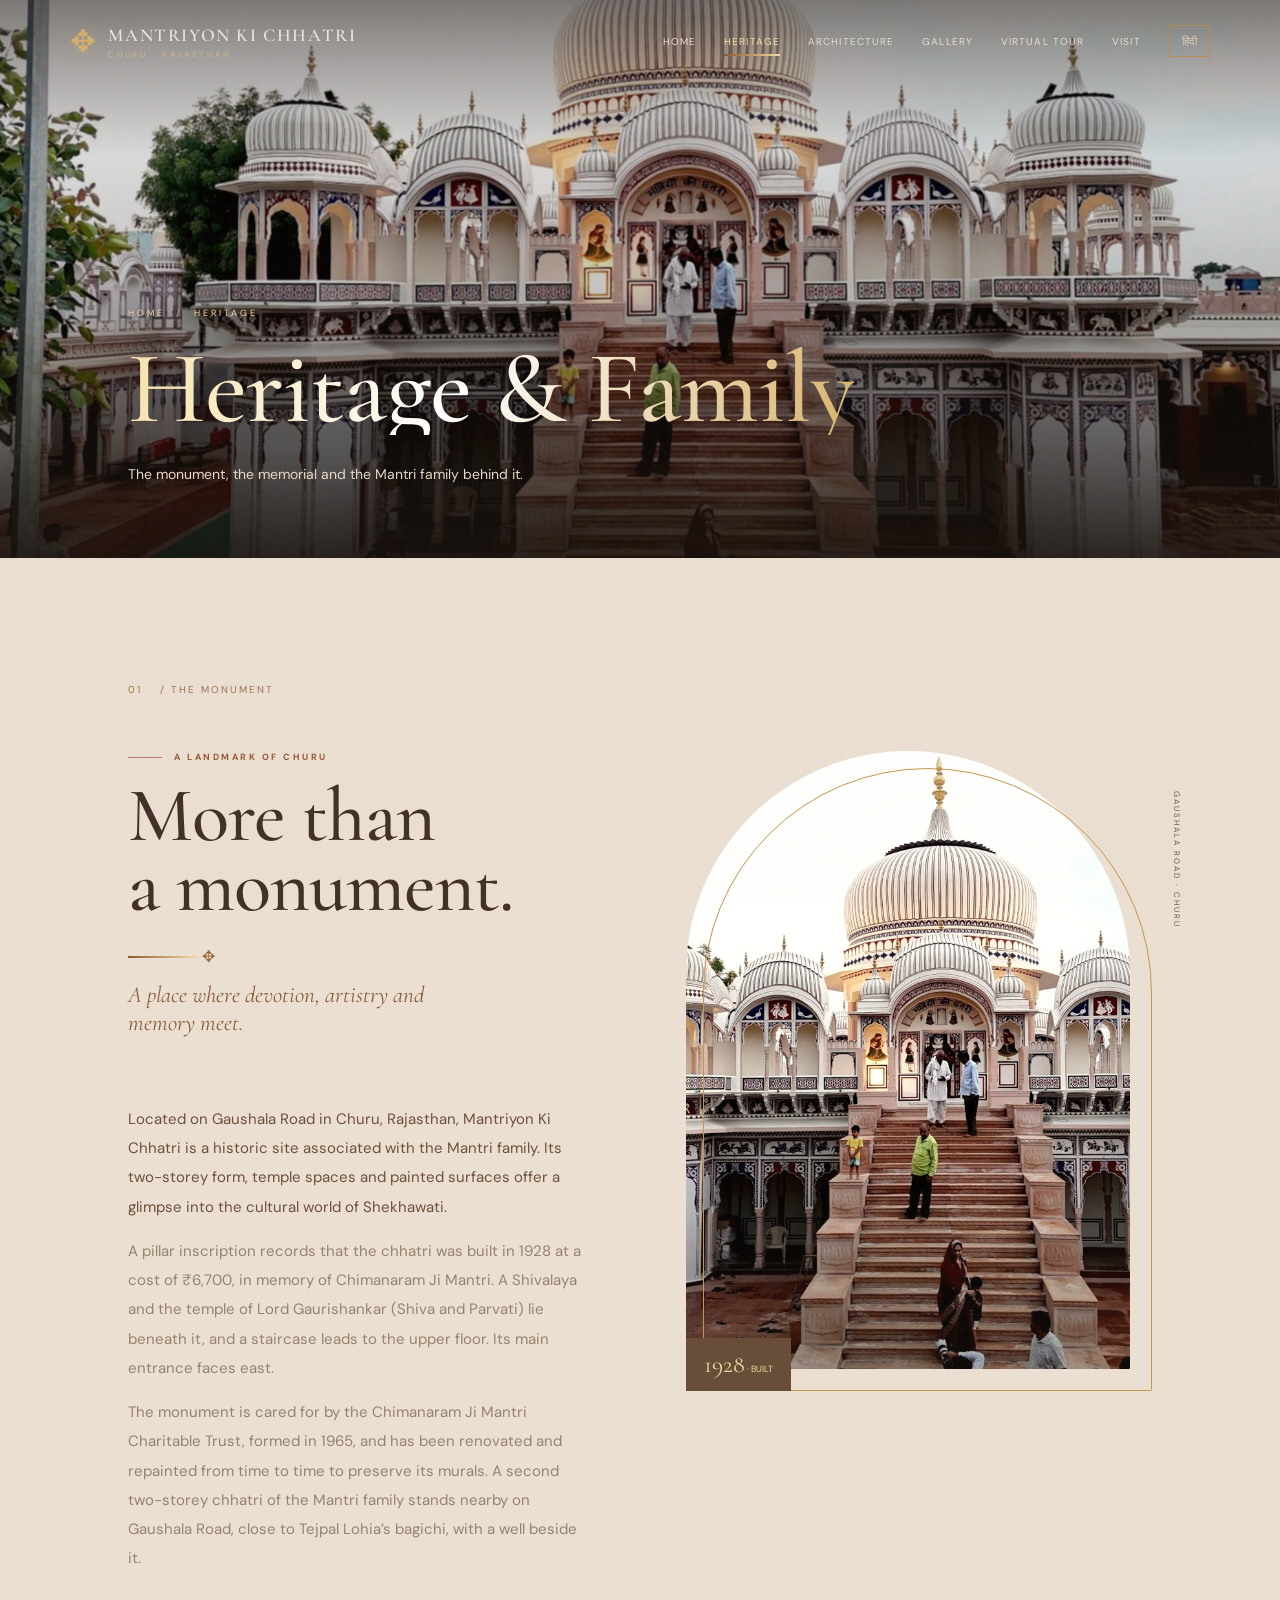
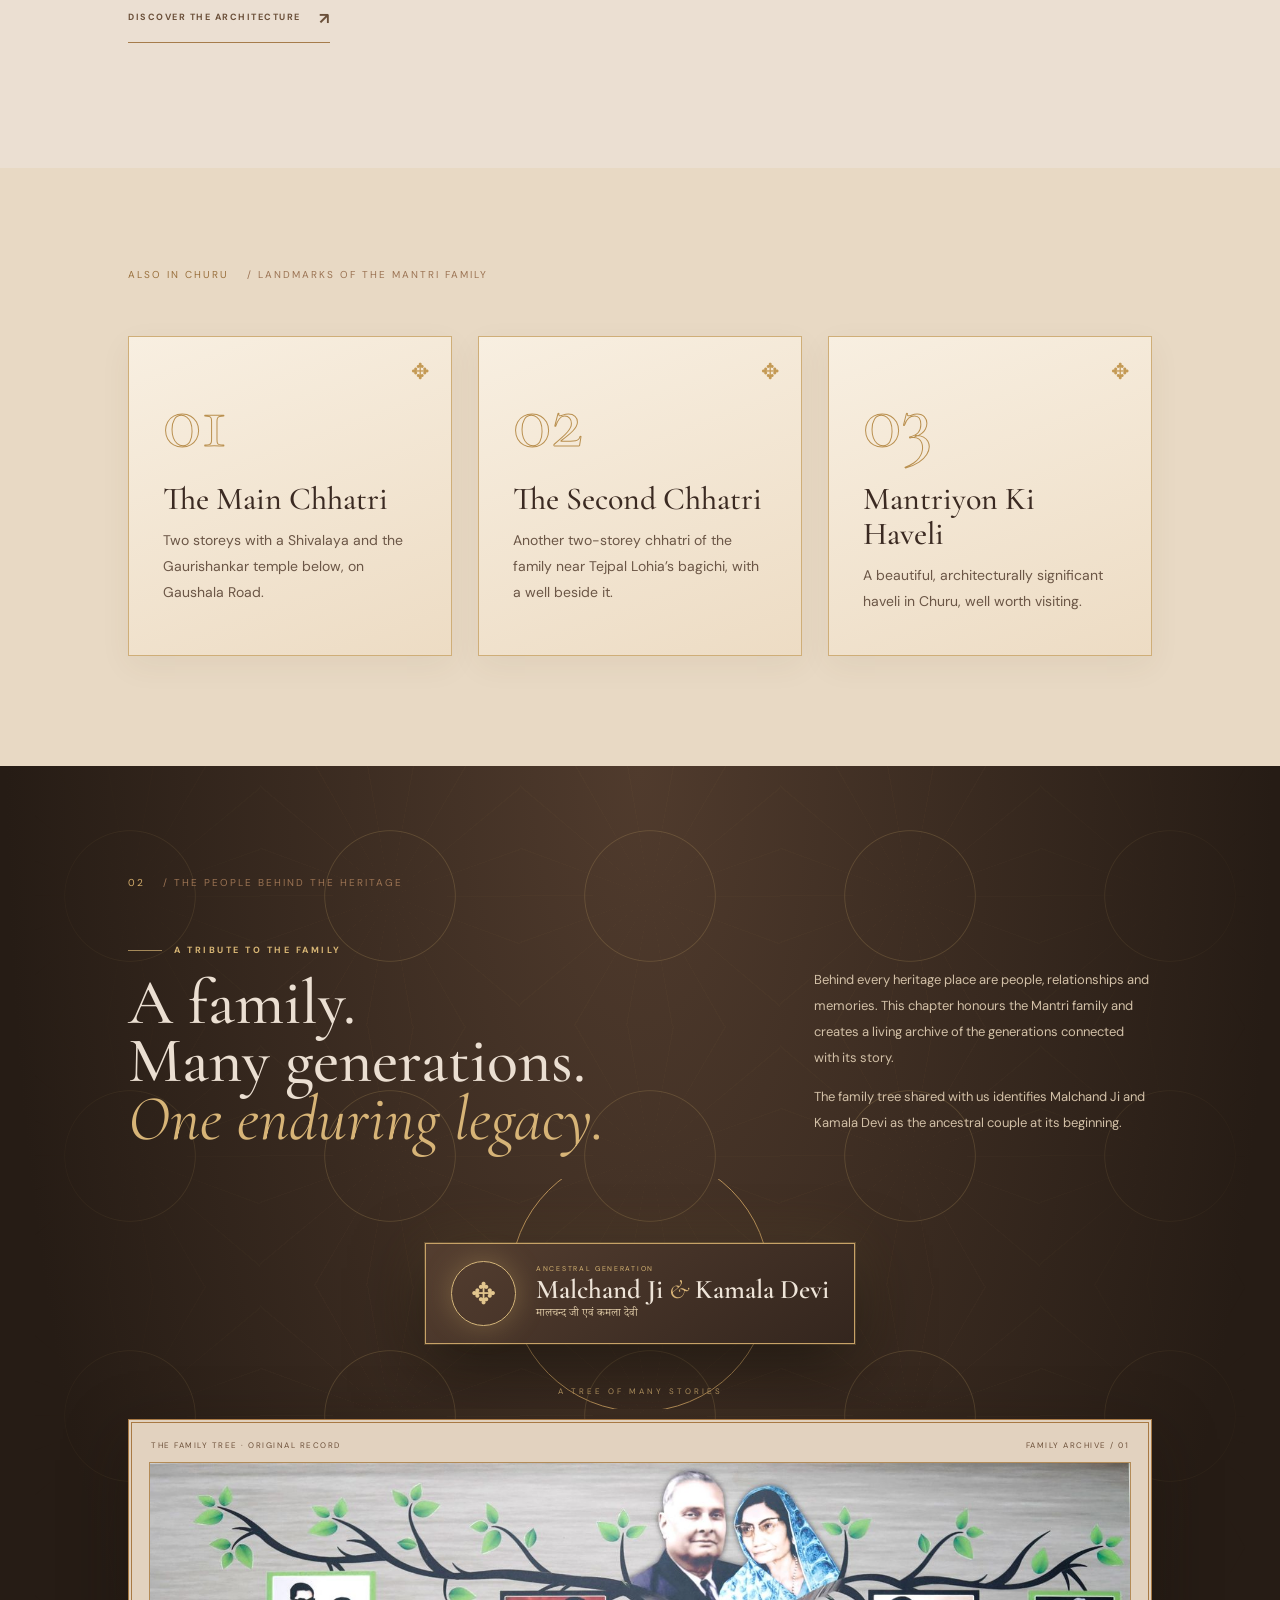
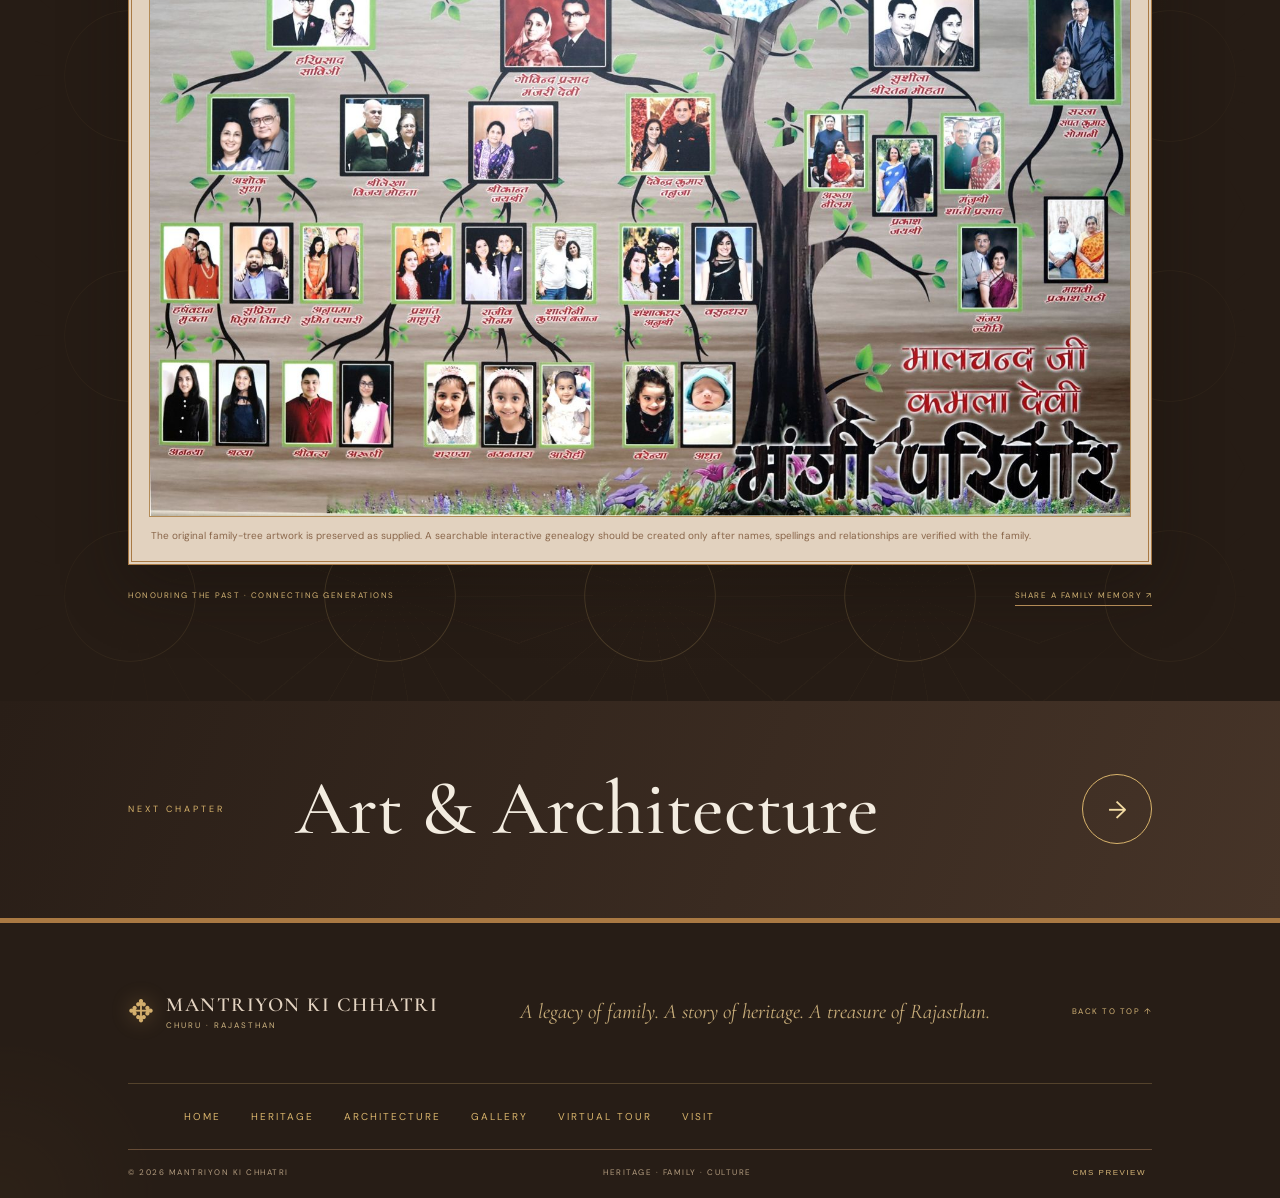
<file: heritage.html>
<!DOCTYPE html><html lang="en"><head><meta charset="UTF-8"><meta name="viewport" content="width=device-width,initial-scale=1.0"><meta name="theme-color" content="#2b1f19"><meta name="description" content="Explore Mantriyon Ki Chhatri, the Mantri family heritage, and the art and architecture of Churu, Rajasthan."><title>Heritage & Family — Mantriyon Ki Chhatri</title><link rel="preconnect" href="https://fonts.googleapis.com"><link rel="preconnect" href="https://fonts.gstatic.com" crossorigin><link href="https://fonts.googleapis.com/css2?family=Cormorant+Garamond:ital,wght@0,400;0,500;0,600;0,700;1,400&family=DM+Sans:wght@400;500;600;700&family=Noto+Serif+Devanagari:wght@400;500;600;700&display=swap" rel="stylesheet"><link rel="icon" href="data:image/svg+xml,%3Csvg xmlns='http://www.w3.org/2000/svg' viewBox='0 0 100 100'%3E%3Ctext y='.9em' font-size='90'%3E%E2%9C%A5%3C/text%3E%3C/svg%3E"><link rel="stylesheet" href="styles.css"><link rel="stylesheet" href="palace.css"><link rel="stylesheet" href="pages.css"></head><body><div class="grain"></div><div class="curtain" id="curtain"></div><div class="loader done" id="loader"></div><header class="topbar"><a class="brand" href="index.html"><span class="brand-seal">✥</span><span class="brand-copy"><b>MANTRIYON KI CHHATRI</b><small>CHURU · RAJASTHAN</small></span></a><button class="mobile-menu" id="mobileMenu" aria-label="Toggle menu">☰</button><nav id="nav"><a href="index.html" data-en="Home" data-hi="मुख पृष्ठ">Home</a><a href="heritage.html" class="active" data-en="Heritage" data-hi="विरासत">Heritage</a><a href="architecture.html" data-en="Architecture" data-hi="वास्तुकला">Architecture</a><a href="gallery.html" data-en="Gallery" data-hi="चित्र दीर्घा">Gallery</a><a href="tour.html" data-en="Virtual Tour" data-hi="वर्चुअल टूर">Virtual Tour</a><a href="visit.html" data-en="Visit" data-hi="दर्शन">Visit</a><button class="language" id="language">हिंदी</button></nav></header><main><section class="page-hero"><div class="page-hero-bg" style="background-image:url(assets/tour-03.jpg)"></div><div class="page-hero-shade"></div><div class="page-hero-inner"><p class="crumb"><a href="index.html">HOME</a> <i>/</i> HERITAGE</p><h1 data-en="Heritage &amp; Family" data-hi="विरासत और परिवार">Heritage &amp; Family</h1><p class="page-sub" data-en="The monument, the memorial and the Mantri family behind it." data-hi="स्मारक, स्मृति और उसके पीछे मंत्री परिवार।">The monument, the memorial and the Mantri family behind it.</p></div><div class="page-hero-arch"></div></section><section class="story section" id="monument">
  <div class="section-index reveal">01 <span>/ THE MONUMENT</span></div>
  <div class="story-layout">
    <div class="story-heading reveal">
      <p class="eyebrow">A LANDMARK OF CHURU</p>
      <h2 data-en="More than<br>a monument." data-hi="स्मारक से<br>बढ़कर।">More than<br>a monument.</h2>
      <div class="gold-rule"></div>
      <p class="story-quote" data-en="A place where devotion, artistry and memory meet." data-hi="एक ऐसा स्थान जहाँ श्रद्धा, कला और स्मृतियाँ मिलती हैं।">A place where devotion, artistry and memory meet.</p>
    </div>
    <div class="story-visual reveal">
      <div class="story-image"></div>
      <div class="image-frame"></div>
      <div class="vertical-caption">GAUSHALA ROAD · CHURU</div>
      <div class="image-number">1928<span> · BUILT</span></div>
    </div>
    <div class="story-copy reveal">
      <p data-en="Located on Gaushala Road in Churu, Rajasthan, Mantriyon Ki Chhatri is a historic site associated with the Mantri family. Its two-storey form, temple spaces and painted surfaces offer a glimpse into the cultural world of Shekhawati." data-hi="राजस्थान के चूरू में गौशाला मार्ग पर स्थित मंत्रियों की छतरी, मंत्री परिवार से जुड़ा एक ऐतिहासिक स्थल है। इसकी दो मंज़िला संरचना, मंदिर परिसर और भित्ति चित्र शेखावाटी की सांस्कृतिक दुनिया की झलक देते हैं।">Located on Gaushala Road in Churu, Rajasthan, Mantriyon Ki Chhatri is a historic site associated with the Mantri family. Its two-storey form, temple spaces and painted surfaces offer a glimpse into the cultural world of Shekhawati.</p>
      <p class="muted" data-en="A pillar inscription records that the chhatri was built in 1928 at a cost of ₹6,700, in memory of Chimanaram Ji Mantri. A Shivalaya and the temple of Lord Gaurishankar (Shiva and Parvati) lie beneath it, and a staircase leads to the upper floor. Its main entrance faces east." data-hi="स्तम्भ लेख के अनुसार इस छतरी का निर्माण सन् 1928 में ₹6,700 की लागत से चिमनाराम जी मंत्री की स्मृति में करवाया गया था। इसके नीचे शिवालय तथा भगवान गौरीशंकर का मंदिर है, और ऊपर जाने के लिए सीढ़ियाँ बनी हैं। इसका मुख्य द्वार पूर्वाभिमुख है।">A pillar inscription records that the chhatri was built in 1928 at a cost of ₹6,700, in memory of Chimanaram Ji Mantri. A Shivalaya and the temple of Lord Gaurishankar (Shiva and Parvati) lie beneath it, and a staircase leads to the upper floor. Its main entrance faces east.</p>
      <p class="muted" data-en="The monument is cared for by the Chimanaram Ji Mantri Charitable Trust, formed in 1965, and has been renovated and repainted from time to time to preserve its murals. A second two-storey chhatri of the Mantri family stands nearby on Gaushala Road, close to Tejpal Lohia’s bagichi, with a well beside it." data-hi="यह स्मारक वर्ष 1965 में गठित चिमनाराम जी मंत्री चैरिटेबल ट्रस्ट की देखरेख में है और इसके भित्ति चित्रों को सहेजने के लिए समय-समय पर जीर्णोद्धार व रंग-रोगन होता रहा है। गौशाला मार्ग पर तेजपाल लोहिया की बगीची के पास मंत्री परिवार की एक और दो-मंज़िला छतरी है, जिसके पास कुआँ भी बना है।">The monument is cared for by the Chimanaram Ji Mantri Charitable Trust, formed in 1965, and has been renovated and repainted from time to time to preserve its murals. A second two-storey chhatri of the Mantri family stands nearby on Gaushala Road, close to Tejpal Lohia’s bagichi, with a well beside it.</p>
      <a class="underlink" href="architecture.html">DISCOVER THE ARCHITECTURE <span>↗</span></a>
    </div>
  </div>
  
</section><section class="places section"><div class="section-index reveal">ALSO IN CHURU <span>/ LANDMARKS OF THE MANTRI FAMILY</span></div><div class="pl-grid"><article class="pl-card reveal"><b>01</b><h3 data-en="The Main Chhatri" data-hi="मुख्य छतरी">The Main Chhatri</h3><p data-en="Two storeys with a Shivalaya and the Gaurishankar temple below, on Gaushala Road." data-hi="गौशाला मार्ग पर दो मंज़िला छतरी, जिसके नीचे शिवालय और गौरीशंकर मंदिर है।">Two storeys with a Shivalaya and the Gaurishankar temple below, on Gaushala Road.</p><i>✥</i></article><article class="pl-card reveal"><b>02</b><h3 data-en="The Second Chhatri" data-hi="दूसरी छतरी">The Second Chhatri</h3><p data-en="Another two-storey chhatri of the family near Tejpal Lohia’s bagichi, with a well beside it." data-hi="तेजपाल लोहिया की बगीची के पास परिवार की एक और दो-मंज़िला छतरी, जिसके पास कुआँ है।">Another two-storey chhatri of the family near Tejpal Lohia’s bagichi, with a well beside it.</p><i>✥</i></article><article class="pl-card reveal"><b>03</b><h3 data-en="Mantriyon Ki Haveli" data-hi="मंत्रियों की हवेली">Mantriyon Ki Haveli</h3><p data-en="A beautiful, architecturally significant haveli in Churu, well worth visiting." data-hi="चूरू की एक सुंदर और स्थापत्य की दृष्टि से महत्वपूर्ण हवेली, जो देखने योग्य है।">A beautiful, architecturally significant haveli in Churu, well worth visiting.</p><i>✥</i></article></div></section><section class="family-section" id="family">
  <div class="family-bg"></div>
  <div class="family-inner">
    <div class="section-index light reveal">02 <span>/ THE PEOPLE BEHIND THE HERITAGE</span></div>
    <div class="family-intro">
      <div class="reveal"><p class="eyebrow gold">A TRIBUTE TO THE FAMILY</p><h2 data-en="A family.<br>Many generations.<br><i>One enduring legacy.</i>" data-hi="एक परिवार।<br>अनेक पीढ़ियाँ।<br><i>एक अमर विरासत।</i>">A family.<br>Many generations.<br><i>One enduring legacy.</i></h2></div>
      <div class="family-text reveal"><p data-en="Behind every heritage place are people, relationships and memories. This chapter honours the Mantri family and creates a living archive of the generations connected with its story." data-hi="हर विरासत स्थल के पीछे लोग, रिश्ते और स्मृतियाँ होती हैं। यह अध्याय मंत्री परिवार को सम्मानित करता है और उसकी कहानी से जुड़ी पीढ़ियों का जीवंत अभिलेख बनाता है।">Behind every heritage place are people, relationships and memories. This chapter honours the Mantri family and creates a living archive of the generations connected with its story.</p><p data-en="The family tree shared with us identifies Malchand Ji and Kamala Devi as the ancestral couple at its beginning." data-hi="परिवार द्वारा साझा किए गए वंश वृक्ष में मालचन्द जी और कमला देवी को प्रारंभिक पूर्वज दंपति के रूप में दर्शाया गया है।">The family tree shared with us identifies Malchand Ji and Kamala Devi as the ancestral couple at its beginning.</p></div>
    </div>
    <div class="lineage">
      <div class="lineage-orbit orbit-one"></div><div class="lineage-orbit orbit-two"></div>
      <div class="ancestor-node">
        <div class="ancestor-photo">✥</div>
        <div class="ancestor-label"><small>ANCESTRAL GENERATION</small><b>Malchand Ji <i>&</i> Kamala Devi</b><span>मालचन्द जी एवं कमला देवी</span></div>
      </div>
      <div class="branch branch-left"><span></span><span></span><span></span></div>
      <div class="branch branch-right"><span></span><span></span><span></span></div>
      <div class="generation-label">A TREE OF MANY STORIES</div>
    </div>
    <div class="family-record reveal">
      <div class="record-heading"><span>THE FAMILY TREE · ORIGINAL RECORD</span><span>FAMILY ARCHIVE / 01</span></div>
      <img src="assets/mantri-family-tree.jpg" alt="Original Mantri family tree supplied by the family">
      <p data-en="The original family-tree artwork is preserved as supplied. A searchable interactive genealogy should be created only after names, spellings and relationships are verified with the family." data-hi="मूल परिवार वृक्ष को उपलब्ध कराए गए रूप में सुरक्षित रखा गया है। खोज योग्य डिजिटल वंशावली बनाने से पहले नामों, वर्तनी और रिश्तों की पुष्टि परिवार से की जानी चाहिए।">The original family-tree artwork is preserved as supplied. A searchable interactive genealogy should be created only after names, spellings and relationships are verified with the family.</p>
    </div>
    <div class="family-footer reveal"><span>HONOURING THE PAST · CONNECTING GENERATIONS</span><a href="visit.html#contact">SHARE A FAMILY MEMORY ↗</a></div>
  </div>
</section><a class="next-page" href="architecture.html"><small data-en="NEXT CHAPTER" data-hi="अगला अध्याय">NEXT CHAPTER</small><b data-en="Art &amp; Architecture" data-hi="कला और वास्तुकला">Art &amp; Architecture</b><span>→</span></a></main><footer class="footer"><div class="footer-top"><div class="footer-brand"><span class="brand-seal">✥</span><div><b>MANTRIYON KI CHHATRI</b><small>CHURU · RAJASTHAN</small></div></div><p data-en="A legacy of family. A story of heritage. A treasure of Rajasthan." data-hi="परिवार की विरासत। धरोहर की कहानी। राजस्थान का अनमोल खजाना।">A legacy of family. A story of heritage. A treasure of Rajasthan.</p><a href="#" class="back-top">BACK TO TOP ↑</a></div><div class="footer-links"><a href="index.html" data-en="Home" data-hi="मुख पृष्ठ">Home</a><a href="heritage.html" data-en="Heritage" data-hi="विरासत">Heritage</a><a href="architecture.html" data-en="Architecture" data-hi="वास्तुकला">Architecture</a><a href="gallery.html" data-en="Gallery" data-hi="चित्र दीर्घा">Gallery</a><a href="tour.html" data-en="Virtual Tour" data-hi="वर्चुअल टूर">Virtual Tour</a><a href="visit.html" data-en="Visit" data-hi="दर्शन">Visit</a></div><div class="footer-bottom"><span>© <span id="year"></span> MANTRIYON KI CHHATRI</span><span>HERITAGE · FAMILY · CULTURE</span><button id="adminPreview">CMS PREVIEW</button></div></footer><div class="admin-modal" id="adminModal"><div class="admin-box"><button id="closeAdmin">×</button><p class="eyebrow">CONTENT MANAGEMENT</p><h2>Heritage CMS</h2><p>This is a design preview only. A production CMS needs secure authentication, a connected content store, editorial permissions and publishing workflows.</p><div class="admin-grid"><span>Pages &amp; stories</span><span>Family genealogy</span><span>Media archive</span><span>English / Hindi</span><span>Historical records</span><span>Trust information</span></div><small>ADMINISTRATOR LOGIN NOT YET CONNECTED</small></div></div><script src="script.js"></script><script src="palace.js"></script><script src="pages.js"></script></body></html>
</file>
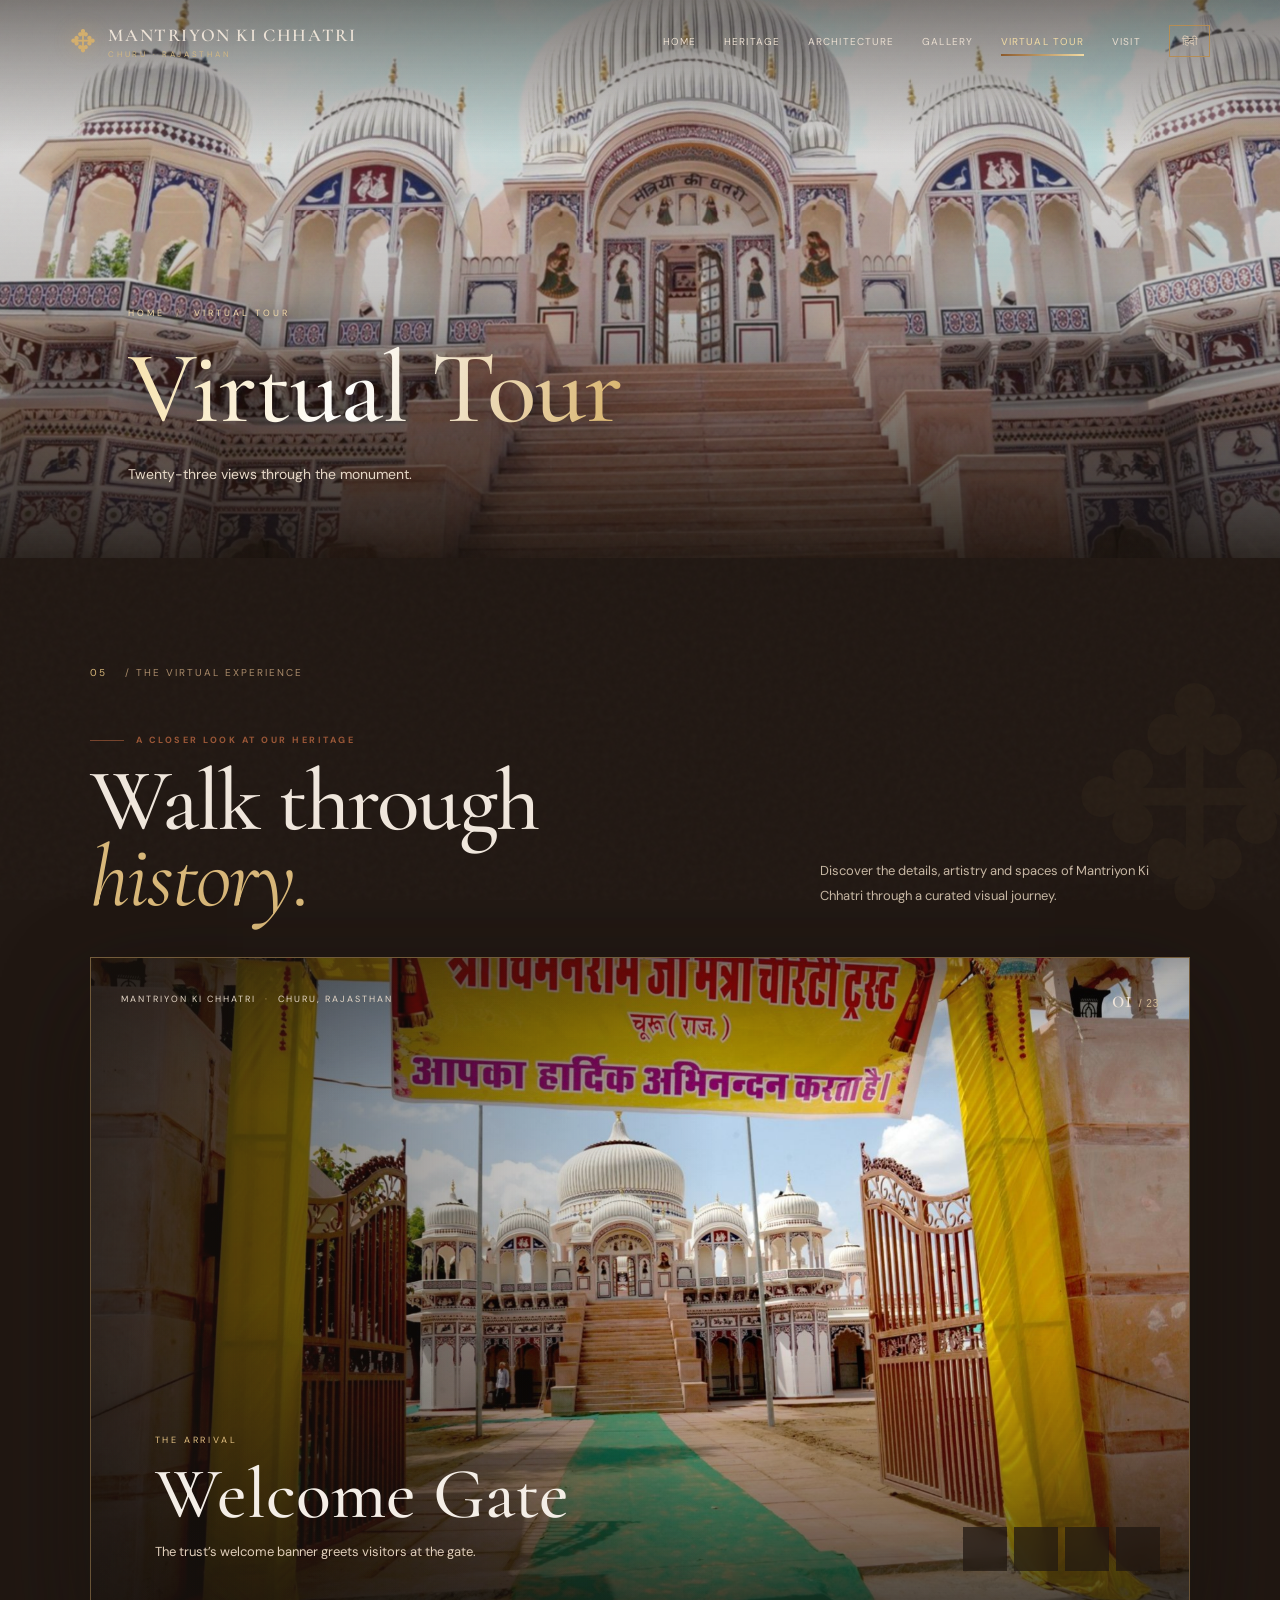
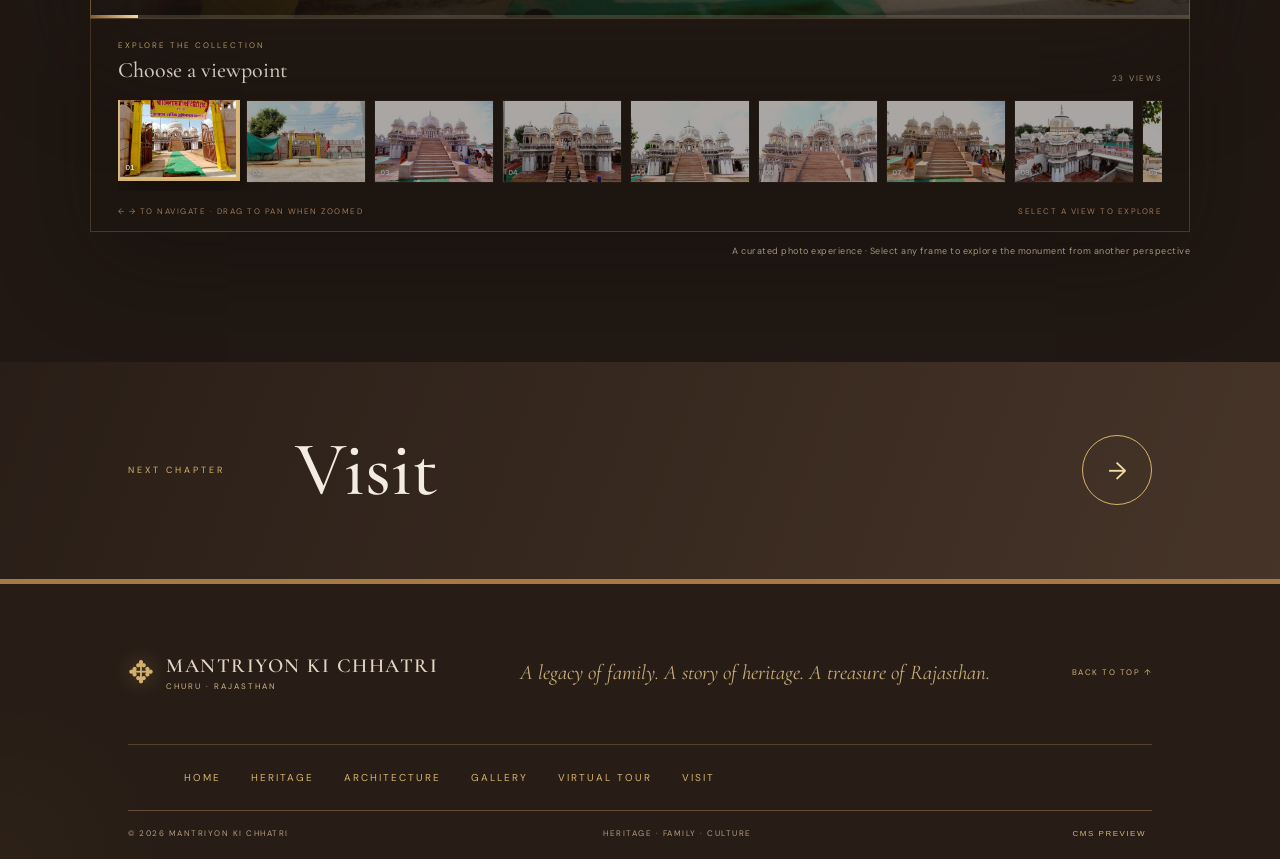
<file: tour.html>
<!DOCTYPE html><html lang="en"><head><meta charset="UTF-8"><meta name="viewport" content="width=device-width,initial-scale=1.0"><meta name="theme-color" content="#2b1f19"><meta name="description" content="Explore Mantriyon Ki Chhatri, the Mantri family heritage, and the art and architecture of Churu, Rajasthan."><title>Virtual Tour — Mantriyon Ki Chhatri</title><link rel="preconnect" href="https://fonts.googleapis.com"><link rel="preconnect" href="https://fonts.gstatic.com" crossorigin><link href="https://fonts.googleapis.com/css2?family=Cormorant+Garamond:ital,wght@0,400;0,500;0,600;0,700;1,400&family=DM+Sans:wght@400;500;600;700&family=Noto+Serif+Devanagari:wght@400;500;600;700&display=swap" rel="stylesheet"><link rel="icon" href="data:image/svg+xml,%3Csvg xmlns='http://www.w3.org/2000/svg' viewBox='0 0 100 100'%3E%3Ctext y='.9em' font-size='90'%3E%E2%9C%A5%3C/text%3E%3C/svg%3E"><link rel="stylesheet" href="styles.css"><link rel="stylesheet" href="palace.css"><link rel="stylesheet" href="pages.css"></head><body><div class="grain"></div><div class="curtain" id="curtain"></div><div class="loader done" id="loader"></div><header class="topbar"><a class="brand" href="index.html"><span class="brand-seal">✥</span><span class="brand-copy"><b>MANTRIYON KI CHHATRI</b><small>CHURU · RAJASTHAN</small></span></a><button class="mobile-menu" id="mobileMenu" aria-label="Toggle menu">☰</button><nav id="nav"><a href="index.html" data-en="Home" data-hi="मुख पृष्ठ">Home</a><a href="heritage.html" data-en="Heritage" data-hi="विरासत">Heritage</a><a href="architecture.html" data-en="Architecture" data-hi="वास्तुकला">Architecture</a><a href="gallery.html" data-en="Gallery" data-hi="चित्र दीर्घा">Gallery</a><a href="tour.html" class="active" data-en="Virtual Tour" data-hi="वर्चुअल टूर">Virtual Tour</a><a href="visit.html" data-en="Visit" data-hi="दर्शन">Visit</a><button class="language" id="language">हिंदी</button></nav></header><main><section class="page-hero"><div class="page-hero-bg" style="background-image:url(assets/tour-11.jpg)"></div><div class="page-hero-shade"></div><div class="page-hero-inner"><p class="crumb"><a href="index.html">HOME</a> <i>/</i> VIRTUAL TOUR</p><h1 data-en="Virtual Tour" data-hi="वर्चुअल टूर">Virtual Tour</h1><p class="page-sub" data-en="Twenty-three views through the monument." data-hi="स्मारक के तेईस दृश्य।">Twenty-three views through the monument.</p></div><div class="page-hero-arch"></div></section><section class="virtual-tour section" id="virtual-tour">
  <div class="section-index reveal">05 <span>/ THE VIRTUAL EXPERIENCE</span></div>
  <div class="tour-intro reveal">
    <div><p class="eyebrow">A CLOSER LOOK AT OUR HERITAGE</p>
      <h2 data-en="Walk through<br><em>history.</em>" data-hi="इतिहास के<br><em>करीब आइए।</em>">Walk through<br><em>history.</em></h2>
    </div>
    <p data-en="Discover the details, artistry and spaces of Mantriyon Ki Chhatri through a curated visual journey." data-hi="मंत्रियों की छतरी की कला, स्थापत्य और इतिहास को तस्वीरों के इस विशेष सफ़र में करीब से जानें।">Discover the details, artistry and spaces of Mantriyon Ki Chhatri through a curated visual journey.</p>
  </div>
  <div class="tour-experience reveal">
    <div class="tour-stage" id="tourViewer">
      <img id="tourImage" src="assets/tour-19.jpg" alt="Welcome gate">
      <div class="tour-stage-shade"></div>
      <div class="tour-stage-top"><span>MANTRIYON KI CHHATRI <i>·</i> CHURU, RAJASTHAN</span><span id="tourCounter">01 <small>/ 23</small></span></div>
      <div class="tour-stage-copy"><span id="tourKicker">THE ARRIVAL</span><h3 id="tourTitle">Welcome Gate</h3><p id="tourDescription">The trust’s welcome banner greets visitors at the gate.</p></div>
      <div class="tour-stage-actions">
        <button id="tourPrev" aria-label="Previous photograph">←</button>
        <button id="tourZoomOut" aria-label="Zoom out">−</button>
        <button id="tourZoomIn" aria-label="Zoom in">+</button>
        <button id="tourNext" aria-label="Next photograph">→</button>
      </div>
      <div class="tour-stage-progress"><span id="tourProgress"></span></div>
    </div>
    <div class="tour-rail">
      <div class="tour-rail-head"><div><span>EXPLORE THE COLLECTION</span><strong>Choose a viewpoint</strong></div><span class="tour-rail-count">23 VIEWS</span></div>
      <div class="tour-thumbnails" id="tourStops"></div>
      <div class="tour-rail-foot"><span>← → TO NAVIGATE · DRAG TO PAN WHEN ZOOMED</span><span>SELECT A VIEW TO EXPLORE</span></div>
    </div>
  </div>
  <p class="tour-note">A curated photo experience · Select any frame to explore the monument from another perspective</p>
</section><a class="next-page" href="visit.html"><small data-en="NEXT CHAPTER" data-hi="अगला अध्याय">NEXT CHAPTER</small><b data-en="Visit" data-hi="दर्शन">Visit</b><span>→</span></a></main><footer class="footer"><div class="footer-top"><div class="footer-brand"><span class="brand-seal">✥</span><div><b>MANTRIYON KI CHHATRI</b><small>CHURU · RAJASTHAN</small></div></div><p data-en="A legacy of family. A story of heritage. A treasure of Rajasthan." data-hi="परिवार की विरासत। धरोहर की कहानी। राजस्थान का अनमोल खजाना।">A legacy of family. A story of heritage. A treasure of Rajasthan.</p><a href="#" class="back-top">BACK TO TOP ↑</a></div><div class="footer-links"><a href="index.html" data-en="Home" data-hi="मुख पृष्ठ">Home</a><a href="heritage.html" data-en="Heritage" data-hi="विरासत">Heritage</a><a href="architecture.html" data-en="Architecture" data-hi="वास्तुकला">Architecture</a><a href="gallery.html" data-en="Gallery" data-hi="चित्र दीर्घा">Gallery</a><a href="tour.html" data-en="Virtual Tour" data-hi="वर्चुअल टूर">Virtual Tour</a><a href="visit.html" data-en="Visit" data-hi="दर्शन">Visit</a></div><div class="footer-bottom"><span>© <span id="year"></span> MANTRIYON KI CHHATRI</span><span>HERITAGE · FAMILY · CULTURE</span><button id="adminPreview">CMS PREVIEW</button></div></footer><div class="admin-modal" id="adminModal"><div class="admin-box"><button id="closeAdmin">×</button><p class="eyebrow">CONTENT MANAGEMENT</p><h2>Heritage CMS</h2><p>This is a design preview only. A production CMS needs secure authentication, a connected content store, editorial permissions and publishing workflows.</p><div class="admin-grid"><span>Pages &amp; stories</span><span>Family genealogy</span><span>Media archive</span><span>English / Hindi</span><span>Historical records</span><span>Trust information</span></div><small>ADMINISTRATOR LOGIN NOT YET CONNECTED</small></div></div><script src="script.js"></script><script src="palace.js"></script><script src="pages.js"></script></body></html>
</file>
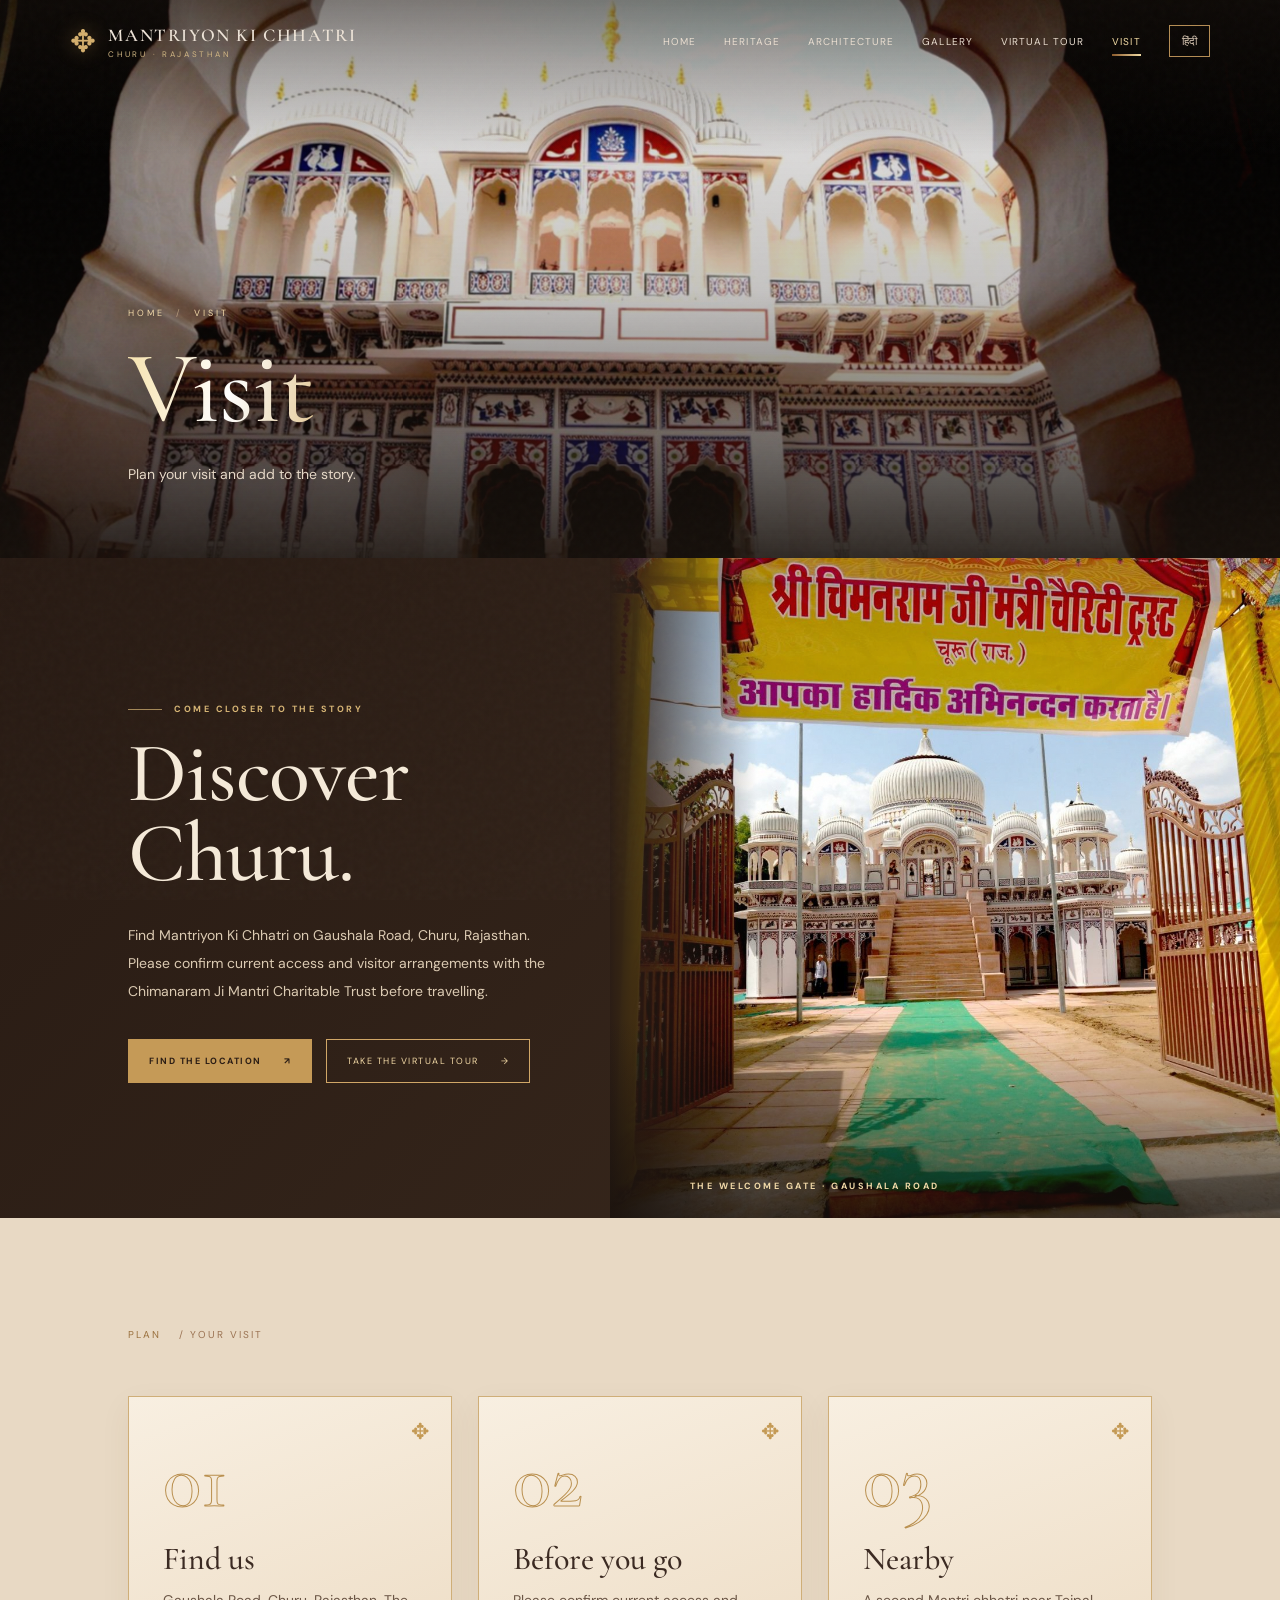
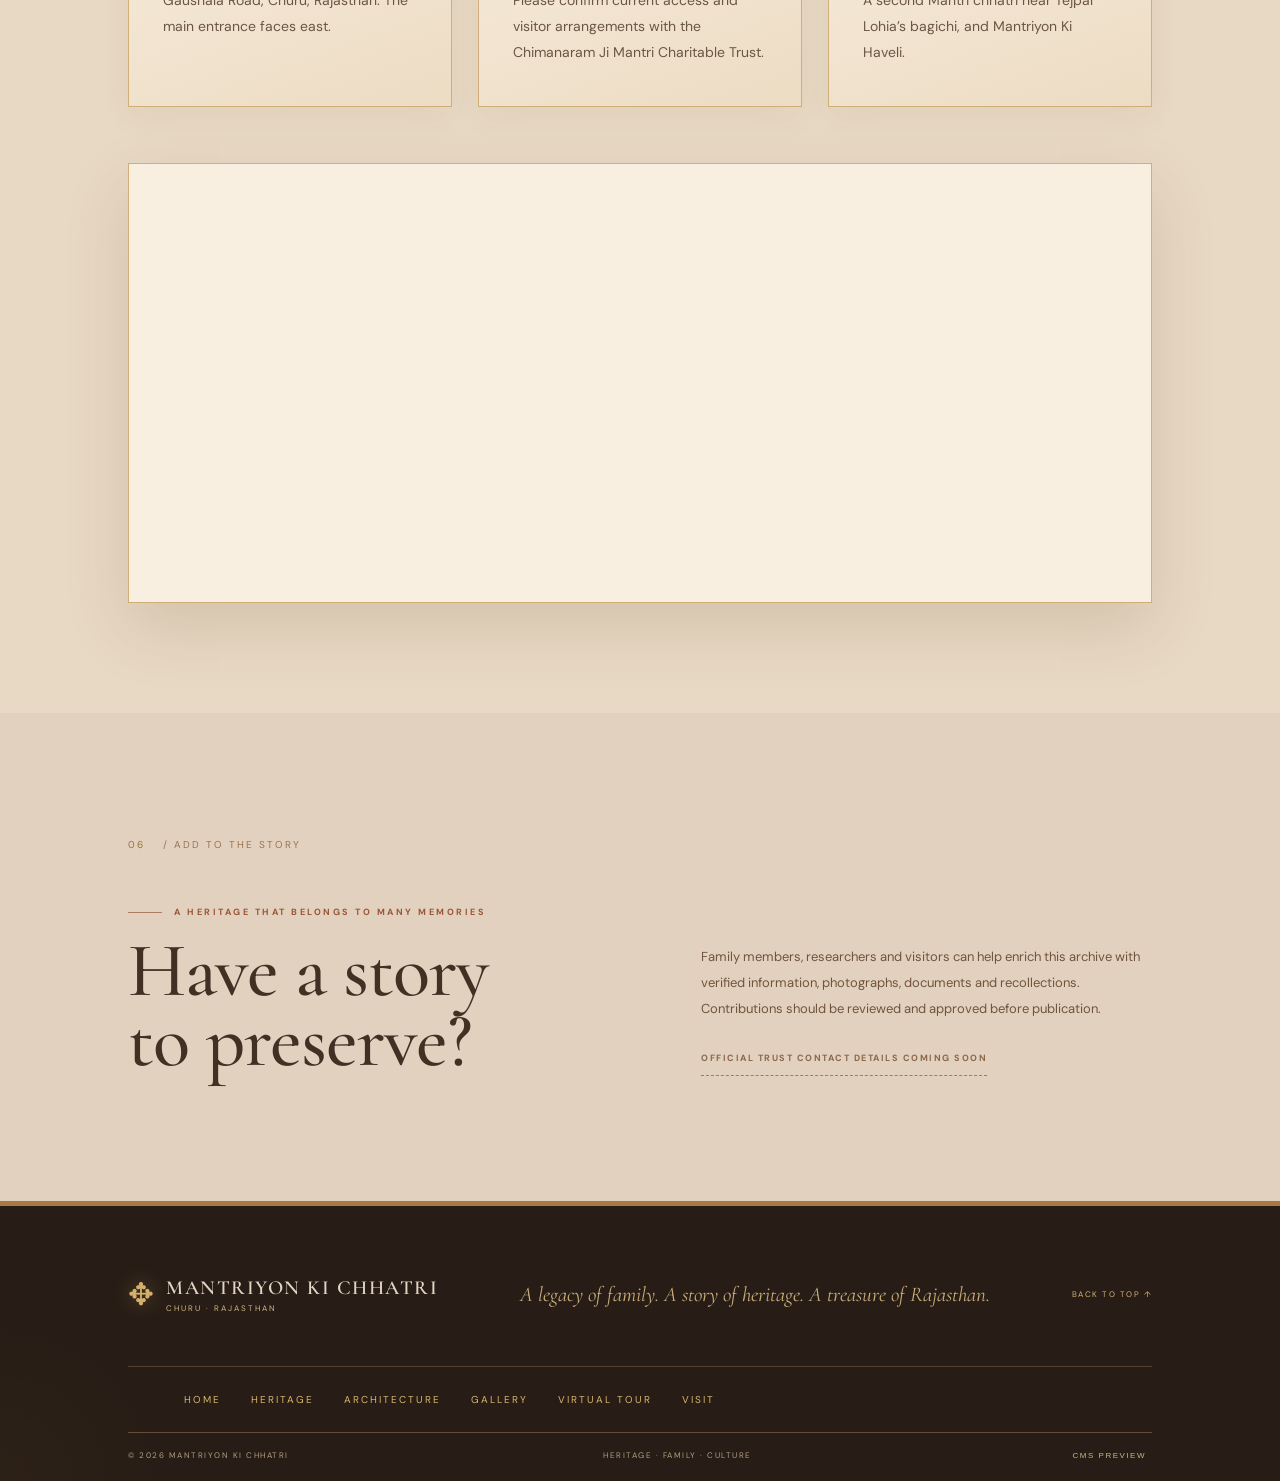
<file: visit.html>
<!DOCTYPE html><html lang="en"><head><meta charset="UTF-8"><meta name="viewport" content="width=device-width,initial-scale=1.0"><meta name="theme-color" content="#2b1f19"><meta name="description" content="Explore Mantriyon Ki Chhatri, the Mantri family heritage, and the art and architecture of Churu, Rajasthan."><title>Visit — Mantriyon Ki Chhatri</title><link rel="preconnect" href="https://fonts.googleapis.com"><link rel="preconnect" href="https://fonts.gstatic.com" crossorigin><link href="https://fonts.googleapis.com/css2?family=Cormorant+Garamond:ital,wght@0,400;0,500;0,600;0,700;1,400&family=DM+Sans:wght@400;500;600;700&family=Noto+Serif+Devanagari:wght@400;500;600;700&display=swap" rel="stylesheet"><link rel="icon" href="data:image/svg+xml,%3Csvg xmlns='http://www.w3.org/2000/svg' viewBox='0 0 100 100'%3E%3Ctext y='.9em' font-size='90'%3E%E2%9C%A5%3C/text%3E%3C/svg%3E"><link rel="stylesheet" href="styles.css"><link rel="stylesheet" href="palace.css"><link rel="stylesheet" href="pages.css"></head><body><div class="grain"></div><div class="curtain" id="curtain"></div><div class="loader done" id="loader"></div><header class="topbar"><a class="brand" href="index.html"><span class="brand-seal">✥</span><span class="brand-copy"><b>MANTRIYON KI CHHATRI</b><small>CHURU · RAJASTHAN</small></span></a><button class="mobile-menu" id="mobileMenu" aria-label="Toggle menu">☰</button><nav id="nav"><a href="index.html" data-en="Home" data-hi="मुख पृष्ठ">Home</a><a href="heritage.html" data-en="Heritage" data-hi="विरासत">Heritage</a><a href="architecture.html" data-en="Architecture" data-hi="वास्तुकला">Architecture</a><a href="gallery.html" data-en="Gallery" data-hi="चित्र दीर्घा">Gallery</a><a href="tour.html" data-en="Virtual Tour" data-hi="वर्चुअल टूर">Virtual Tour</a><a href="visit.html" class="active" data-en="Visit" data-hi="दर्शन">Visit</a><button class="language" id="language">हिंदी</button></nav></header><main><section class="page-hero"><div class="page-hero-bg" style="background-image:url(assets/tour-18.jpg)"></div><div class="page-hero-shade"></div><div class="page-hero-inner"><p class="crumb"><a href="index.html">HOME</a> <i>/</i> VISIT</p><h1 data-en="Visit" data-hi="दर्शन">Visit</h1><p class="page-sub" data-en="Plan your visit and add to the story." data-hi="अपनी यात्रा की योजना बनाएँ और कहानी में योगदान दें।">Plan your visit and add to the story.</p></div><div class="page-hero-arch"></div></section><section class="visit-split" id="visit">
  <div class="vs-copy reveal"><p class="eyebrow gold">COME CLOSER TO THE STORY</p><h2 data-en="Discover<br>Churu." data-hi="चूरू की<br>विरासत जानें।">Discover<br>Churu.</h2><p data-en="Find Mantriyon Ki Chhatri on Gaushala Road, Churu, Rajasthan. Please confirm current access and visitor arrangements with the Chimanaram Ji Mantri Charitable Trust before travelling." data-hi="मंत्रियों की छतरी राजस्थान के चूरू में गौशाला मार्ग पर स्थित है। यात्रा से पहले चिमनाराम जी मंत्री चैरिटेबल ट्रस्ट से प्रवेश और आगंतुक व्यवस्था की पुष्टि करें।">Find Mantriyon Ki Chhatri on Gaushala Road, Churu, Rajasthan. Please confirm current access and visitor arrangements with the Chimanaram Ji Mantri Charitable Trust before travelling.</p><div class="vs-actions"><a class="visit-button solid" target="_blank" rel="noopener" href="https://www.google.com/maps/search/?api=1&query=Mantriyon+Ki+Chhatri+Churu+Rajasthan"><span data-en="FIND THE LOCATION" data-hi="स्थान खोजें">FIND THE LOCATION</span> <span>↗</span></a><a class="visit-button" href="tour.html"><span data-en="TAKE THE VIRTUAL TOUR" data-hi="वर्चुअल टूर देखें">TAKE THE VIRTUAL TOUR</span> <span>→</span></a></div></div>
  <figure class="vs-photo reveal"><img src="assets/tour-19.jpg" alt="The welcome gate of Mantriyon Ki Chhatri with the chhatri beyond" loading="lazy"><figcaption data-en="THE WELCOME GATE · GAUSHALA ROAD" data-hi="स्वागत द्वार · गौशाला मार्ग">THE WELCOME GATE · GAUSHALA ROAD</figcaption></figure>
</section><section class="plan"><div class="section-index reveal">PLAN <span>/ YOUR VISIT</span></div><div class="pl-grid"><article class="pl-card reveal"><b>01</b><h3 data-en="Find us" data-hi="पता">Find us</h3><p data-en="Gaushala Road, Churu, Rajasthan. The main entrance faces east." data-hi="गौशाला मार्ग, चूरू, राजस्थान। मुख्य द्वार पूर्वाभिमुख है।">Gaushala Road, Churu, Rajasthan. The main entrance faces east.</p><i>✥</i></article><article class="pl-card reveal"><b>02</b><h3 data-en="Before you go" data-hi="जाने से पहले">Before you go</h3><p data-en="Please confirm current access and visitor arrangements with the Chimanaram Ji Mantri Charitable Trust." data-hi="यात्रा से पहले चिमनाराम जी मंत्री चैरिटेबल ट्रस्ट से प्रवेश और आगंतुक व्यवस्था की पुष्टि करें।">Please confirm current access and visitor arrangements with the Chimanaram Ji Mantri Charitable Trust.</p><i>✥</i></article><article class="pl-card reveal"><b>03</b><h3 data-en="Nearby" data-hi="आसपास">Nearby</h3><p data-en="A second Mantri chhatri near Tejpal Lohia’s bagichi, and Mantriyon Ki Haveli." data-hi="तेजपाल लोहिया की बगीची के पास मंत्री परिवार की दूसरी छतरी, और मंत्रियों की हवेली।">A second Mantri chhatri near Tejpal Lohia’s bagichi, and Mantriyon Ki Haveli.</p><i>✥</i></article></div><div class="map-frame reveal"><iframe title="Map of Mantriyon Ki Chhatri, Churu" loading="lazy" referrerpolicy="no-referrer-when-downgrade" src="https://www.google.com/maps?q=Mantriyon+Ki+Chhatri+Churu+Rajasthan&output=embed"></iframe></div></section><section class="contact-section section" id="contact">
  <div class="section-index reveal">06 <span>/ ADD TO THE STORY</span></div>
  <div class="contact-layout"><div class="reveal"><p class="eyebrow">A HERITAGE THAT BELONGS TO MANY MEMORIES</p><h2 data-en="Have a story<br>to preserve?" data-hi="क्या कोई कहानी<br>सहेजनी है?">Have a story<br>to preserve?</h2></div><div class="contact-copy reveal"><p data-en="Family members, researchers and visitors can help enrich this archive with verified information, photographs, documents and recollections. Contributions should be reviewed and approved before publication." data-hi="परिवार के सदस्य, शोधकर्ता और आगंतुक प्रमाणित जानकारी, तस्वीरों, दस्तावेज़ों और संस्मरणों से इस अभिलेख को समृद्ध कर सकते हैं। प्रकाशन से पहले सभी सामग्री की समीक्षा और स्वीकृति आवश्यक होगी।">Family members, researchers and visitors can help enrich this archive with verified information, photographs, documents and recollections. Contributions should be reviewed and approved before publication.</p><span class="underlink pending">OFFICIAL TRUST CONTACT DETAILS COMING SOON</span></div></div>
</section></main><footer class="footer"><div class="footer-top"><div class="footer-brand"><span class="brand-seal">✥</span><div><b>MANTRIYON KI CHHATRI</b><small>CHURU · RAJASTHAN</small></div></div><p data-en="A legacy of family. A story of heritage. A treasure of Rajasthan." data-hi="परिवार की विरासत। धरोहर की कहानी। राजस्थान का अनमोल खजाना।">A legacy of family. A story of heritage. A treasure of Rajasthan.</p><a href="#" class="back-top">BACK TO TOP ↑</a></div><div class="footer-links"><a href="index.html" data-en="Home" data-hi="मुख पृष्ठ">Home</a><a href="heritage.html" data-en="Heritage" data-hi="विरासत">Heritage</a><a href="architecture.html" data-en="Architecture" data-hi="वास्तुकला">Architecture</a><a href="gallery.html" data-en="Gallery" data-hi="चित्र दीर्घा">Gallery</a><a href="tour.html" data-en="Virtual Tour" data-hi="वर्चुअल टूर">Virtual Tour</a><a href="visit.html" data-en="Visit" data-hi="दर्शन">Visit</a></div><div class="footer-bottom"><span>© <span id="year"></span> MANTRIYON KI CHHATRI</span><span>HERITAGE · FAMILY · CULTURE</span><button id="adminPreview">CMS PREVIEW</button></div></footer><div class="admin-modal" id="adminModal"><div class="admin-box"><button id="closeAdmin">×</button><p class="eyebrow">CONTENT MANAGEMENT</p><h2>Heritage CMS</h2><p>This is a design preview only. A production CMS needs secure authentication, a connected content store, editorial permissions and publishing workflows.</p><div class="admin-grid"><span>Pages &amp; stories</span><span>Family genealogy</span><span>Media archive</span><span>English / Hindi</span><span>Historical records</span><span>Trust information</span></div><small>ADMINISTRATOR LOGIN NOT YET CONNECTED</small></div></div><script src="script.js"></script><script src="palace.js"></script><script src="pages.js"></script></body></html>
</file>
<file: styles.css>
*{box-sizing:border-box}html{scroll-behavior:smooth;scroll-padding-top:82px}body{margin:0;background:#e9dccd;color:#38291f;font-family:"DM Sans",sans-serif;overflow-x:hidden}body.hi{font-family:"Noto Serif Devanagari",serif}a{color:inherit;text-decoration:none}.grain{position:fixed;inset:0;pointer-events:none;z-index:50;opacity:.075;background-image:url("data:image/svg+xml,%3Csvg viewBox='0 0 180 180' xmlns='http://www.w3.org/2000/svg'%3E%3Cfilter id='n'%3E%3CfeTurbulence type='fractalNoise' baseFrequency='.8' numOctaves='3' stitchTiles='stitch'/%3E%3C/filter%3E%3Crect width='100%25' height='100%25' filter='url(%23n)' opacity='.34'/%3E%3C/svg%3E")}.loader{position:fixed;inset:0;background:#271d16;z-index:100;display:flex;flex-direction:column;align-items:center;justify-content:center;color:#e7c98f;transition:opacity .8s,visibility .8s}.loader.done{opacity:0;visibility:hidden}.loader-emblem{font-size:55px;animation:spin 7s linear infinite}.loader-name{font:600 13px "Cormorant Garamond",serif;letter-spacing:4px;margin-top:16px}.loader-line{width:160px;height:1px;background:#644b36;margin-top:24px;overflow:hidden}.loader-line span{display:block;width:40%;height:100%;background:#d3aa65;animation:loadline 1.2s ease-in-out infinite}@keyframes loadline{from{transform:translateX(-110%)}to{transform:translateX(260%)}}@keyframes spin{to{transform:rotate(360deg)}}.topbar{height:82px;position:fixed;z-index:30;top:0;left:0;right:0;padding:0 5.5%;display:flex;justify-content:space-between;align-items:center;color:#ede3d7;border-bottom:1px solid rgba(226,193,131,.35);transition:background .4s, height .4s,box-shadow .4s}.topbar.scrolled{height:70px;background:rgba(42,30,23,.95);backdrop-filter:blur(14px);box-shadow:0 8px 25px #1a130e33}.brand,.footer-brand{display:flex;align-items:center;gap:12px}.brand-seal{font-size:31px;color:#d4af6d;text-shadow:0 0 20px #d3a85c66}.brand-copy b,.footer-brand b{display:block;font:600 18px "Cormorant Garamond",serif;letter-spacing:1.6px}.brand-copy small,.footer-brand small{display:block;color:#d1b783;font-size:8px;letter-spacing:2.7px;margin-top:3px}.topbar nav{display:flex;align-items:center;gap:28px}.topbar nav a{font-size:10px;letter-spacing:1.1px;text-transform:uppercase;color:#eaded0;position:relative}.topbar nav a:after{content:"";position:absolute;bottom:-8px;left:0;width:0;height:1px;background:#d7b16d;transition:width .3s}.topbar nav a:hover:after{width:100%}.language{border:1px solid #b58d54;color:#e0ceb9;background:transparent;padding:8px 12px;font:inherit;font-size:11px;cursor:pointer}.mobile-menu{display:none;background:none;border:0;color:#ede3d7;font-size:25px}.hero{height:100svh;min-height:700px;max-height:1050px;position:relative;overflow:hidden;background:#291e17;color:#efe7dc}.hero-photo{position:absolute;inset:-5%;background-image:linear-gradient(90deg,rgba(32,23,18,.88) 0%,rgba(45,33,25,.63) 45%,rgba(38,28,21,.1) 100%),url("https://images.unsplash.com/photo-1599661046827-dacff0c0f09a?auto=format&fit=crop&w=2200&q=88");background-size:cover;background-position:center 47%;transform:scale(1.12);animation:heroZoom 18s ease-out forwards;filter:saturate(.78) sepia(.18)}@keyframes heroZoom{to{transform:scale(1)}}.hero-vignette{position:absolute;inset:0;background:linear-gradient(0deg,rgba(24,17,13,.78),transparent 28%,rgba(28,21,16,.2)),radial-gradient(ellipse at 70% 45%,transparent 0,rgba(22,16,13,.36) 90%)}.hero:after{content:"";position:absolute;inset:14px;border:1px solid rgba(221,183,117,.34);pointer-events:none}.hero-content{position:absolute;left:11%;top:50%;transform:translateY(-43%);max-width:680px;z-index:2;animation:heroEnter 1.3s .4s both}@keyframes heroEnter{from{opacity:0;transform:translateY(-35%) translateX(-35px)}to{opacity:1;transform:translateY(-43%) translateX(0)}}.hero-kicker{display:flex;align-items:center;gap:13px;color:#e2c17e;font-size:9px;letter-spacing:3px;font-weight:700}.hero-kicker span{width:35px;height:1px;background:#c59b5a}.hero h1{font:500 clamp(65px,9vw,132px)/.78 "Cormorant Garamond",serif;letter-spacing:-2px;margin:34px 0 28px;text-shadow:0 5px 30px #17110d66}.hero h1 span,.hero h1 em{display:block}.hero h1 em{color:#e1bd79;font-weight:400;margin-left:8vw}.hero-content>p{max-width:470px;font-size:14px;line-height:1.9;color:#e6d8c8;margin:38px 0 31px}.hero-cta{display:inline-flex;align-items:center;gap:35px;padding:15px 19px;border:1px solid #d1a75f;color:#e5d6c4;font-size:9px;letter-spacing:1.8px;transition:.35s;background:#47342866}.hero-cta b{font-size:17px;font-weight:400}.hero-cta:hover{background:#c19450;color:#2d211a;transform:translateY(-4px)}.hero-side-note{position:absolute;right:4%;top:47%;writing-mode:vertical-rl;font-size:8px;letter-spacing:3px;color:#e3c88e}.hero-ornament{position:absolute;color:#d9b26d;opacity:.65;font-size:32px;animation:float 6s ease-in-out infinite}.ornament-left{left:5%;top:27%}.ornament-right{right:11%;bottom:23%;animation-delay:-3s}@keyframes float{50%{transform:translateY(-15px) rotate(18deg)}}.hero-bottom{position:absolute;bottom:35px;left:11%;right:11%;display:flex;align-items:center;gap:17px;color:#e0c48d;font-size:8px;letter-spacing:2px}.scroll-line{width:100px;height:1px;background:#8b684b;overflow:hidden}.scroll-line i{display:block;width:35%;height:1px;background:#f0d18d;animation:scrollPulse 2s infinite}@keyframes scrollPulse{from{transform:translateX(-110%)}to{transform:translateX(300%)}}.hero-stamp{position:absolute;right:13%;bottom:13%;width:120px;height:120px;border:1px solid #d8b777;border-radius:50%;display:flex;flex-direction:column;align-items:center;justify-content:center;color:#f0d7a2;background:#2f221a77;outline:1px solid #d8b777;outline-offset:5px;transform:rotate(9deg)}.hero-stamp span{font-size:7px;letter-spacing:3px}.hero-stamp b{font:600 21px "Cormorant Garamond",serif;letter-spacing:2px}.hero-stamp i{font-style:normal;font-size:12px}.marquee{background:#5a4233;color:#f0d6a5;overflow:hidden;border-top:1px solid #c49b5b;border-bottom:1px solid #c49b5b;white-space:nowrap;padding:13px 0}.marquee-track{display:flex;gap:48px;width:max-content;animation:marquee 34s linear infinite;font:600 11px "Cormorant Garamond",serif;letter-spacing:2.7px}.marquee:hover .marquee-track{animation-play-state:paused}@keyframes marquee{to{transform:translateX(-50%)}}.section{padding:125px 10%;position:relative}.section-index{font-size:10px;letter-spacing:2px;color:#9a713e;margin-bottom:55px}.section-index span{margin-left:13px;color:#9b7353}.story{background:#ebdfd2;background-image:radial-gradient(#a97d4b24 .7px,transparent .7px);background-size:8px 8px}.story-layout{display:grid;grid-template-columns:1fr 1.05fr;column-gap:9%;row-gap:35px;align-items:center}.eyebrow{font-size:9px;letter-spacing:2.5px;font-weight:700;color:#9b5636;margin:0 0 18px}.story h2,.craft h2,.gallery-head h2,.contact-layout h2{font:500 clamp(54px,6vw,84px)/.91 "Cormorant Garamond",serif;color:#423025;margin:0;letter-spacing:-1px}.gold-rule{width:70px;height:2px;background:#b8894c;margin:35px 0 20px;position:relative}.gold-rule:after{content:"✥";position:absolute;right:-17px;top:-10px;color:#a16a3d;font-size:16px}.story-quote{font:italic 23px "Cormorant Garamond",serif;color:#8b603e;max-width:340px}.story-visual{height:550px;position:relative}.story-image{position:absolute;inset:0 22px 22px 0;background:linear-gradient(0deg,#2d211a33,#2d211a00),url("https://images.unsplash.com/photo-1606293926075-69a00dbfde81?auto=format&fit=crop&w=1100&q=85") center/cover;filter:sepia(.18) saturate(.8)}.image-frame{position:absolute;inset:17px 0 0 17px;border:1px solid #a67c4b;pointer-events:none}.vertical-caption{position:absolute;right:-30px;top:40px;writing-mode:vertical-rl;font-size:8px;letter-spacing:2px;color:#785940}.image-number{position:absolute;bottom:0;left:0;background:#684e38;color:#f1d6a1;padding:12px 18px;font:24px "Cormorant Garamond",serif}.image-number span{font:9px "DM Sans",sans-serif}.story-copy{grid-column:2;max-width:520px;margin-top:-15px;color:#6d513a;font-size:13px;line-height:2}.story-copy .muted{color:#95836e}.underlink{display:inline-flex;gap:18px;align-items:center;border-bottom:1px solid #a67c4b;padding-bottom:8px;margin-top:14px;font-size:9px;letter-spacing:1.5px;font-weight:700;color:#6b503a}.underlink span{font-size:16px}.stat-row{display:grid;grid-template-columns:repeat(3,1fr);border-top:1px solid #cbb58f;margin-top:90px;padding-top:25px}.stat-row div{display:flex;align-items:center;gap:15px}.stat-row b{font:35px "Cormorant Garamond",serif;color:#a66c3b}.stat-row span{font-size:8px;letter-spacing:1.5px;color:#846247}.family-section{position:relative;overflow:hidden;background:#35271e;color:#ebdfd1;padding:110px 10% 95px}.family-bg{position:absolute;inset:0;opacity:.12;background-image:radial-gradient(circle at center,transparent 0 35%,#d6b46e 35.5%,transparent 36%),repeating-conic-gradient(from 0deg at 50% 50%,transparent 0 10deg,rgba(215,179,110,.16) 10deg 10.5deg,transparent 10.5deg 20deg);background-size:260px 260px;mask-image:linear-gradient(90deg,transparent,#000000 25%,#000000 75%,transparent)}.family-inner{position:relative;z-index:1}.light{color:#d4ad6b}.family-intro{display:grid;grid-template-columns:1.1fr .8fr;gap:12%;align-items:end}.gold{color:#d8b675}.family-section h2{font:500 clamp(52px,6vw,83px)/.91 "Cormorant Garamond",serif;margin:0;color:#ebdfd2}.family-section h2 i{font-weight:400;color:#d7b477}.family-text{font-size:13px;line-height:2;color:#d2c0a7}.lineage{height:320px;position:relative;display:flex;align-items:center;justify-content:center;margin:45px 0 20px;overflow:hidden}.lineage:before{content:"";position:absolute;left:50%;top:48%;width:2px;height:54%;background:linear-gradient(#c9a66c,transparent);transform:translateX(-50%);transform-origin:top;animation:growline 2s 1s both}@keyframes growline{from{transform:translateX(-50%) scaleY(0)}to{transform:translateX(-50%) scaleY(1)}}.lineage-orbit{position:absolute;border:1px solid #b99159;border-radius:50%;left:50%;top:45%;transform:translate(-50%,-50%);animation:orbitPulse 6s ease-in-out infinite}.orbit-one{width:260px;height:260px}.orbit-two{width:320px;height:320px;animation-delay:-3s;opacity:.4}@keyframes orbitPulse{50%{transform:translate(-50%,-50%) scale(1.06);opacity:.25}}.ancestor-node{position:relative;z-index:2;display:flex;align-items:center;gap:20px;background:#483528;border:1px solid #c7a267;padding:17px 25px;box-shadow:0 15px 45px #150f0c88;animation:nodeReveal 1.1s 1.1s both}@keyframes nodeReveal{from{opacity:0;transform:translateY(25px)}to{opacity:1;transform:translateY(0)}}.ancestor-photo{width:65px;height:65px;border:1px solid #d6b77b;border-radius:50%;display:grid;place-items:center;font-size:30px;color:#e2c58d}.ancestor-label{display:flex;flex-direction:column}.ancestor-label small{font-size:7px;letter-spacing:1.7px;color:#d4b373}.ancestor-label b{font:600 27px "Cormorant Garamond",serif;color:#eee4d8}.ancestor-label b i{font-weight:400;color:#d6b276}.ancestor-label span{font:11px "Noto Serif Devanagari",serif;color:#d9c4a1}.branch{position:absolute;top:65%;width:33%;height:60px;border-top:1px solid #b28a54;opacity:.8}.branch-left{left:17%;transform:rotate(12deg)}.branch-right{right:17%;transform:rotate(-12deg)}.branch span{position:absolute;top:-4px;width:7px;height:7px;border-radius:50%;background:#d6b06a;box-shadow:0 0 12px #d6b06a}.branch span:nth-child(1){left:10%}.branch span:nth-child(2){left:50%}.branch span:nth-child(3){right:5%}.generation-label{position:absolute;bottom:13px;font-size:8px;letter-spacing:3px;color:#c9a66c}.family-record{background:#e2d2bf;padding:17px;border:4px double #a87944;box-shadow:0 20px 60px #150f0c66}.record-heading{display:flex;justify-content:space-between;color:#6d513a;font-size:8px;letter-spacing:1.5px;padding:0 2px 12px}.family-record img{display:block;width:100%;height:auto;border:1px solid #b38b57}.family-record p{font-size:10px;line-height:1.7;color:#8a674b;margin:10px 2px 0}.family-footer{display:flex;justify-content:space-between;gap:20px;margin-top:25px;color:#d3b475;font-size:8px;letter-spacing:1.5px}.family-footer a{border-bottom:1px solid #b38b57;padding-bottom:5px}.craft{background:#e6d8c7;background-image:radial-gradient(#9e6d3d1c .7px,transparent .7px);background-size:9px 9px}.craft-heading,.gallery-head{display:flex;justify-content:space-between;align-items:end;gap:8%;margin-bottom:55px}.craft-heading>p,.gallery-head>p{max-width:340px;font-size:12px;line-height:2;color:#7f5f45}.craft-gallery{display:grid;grid-template-columns:1.12fr .88fr .88fr;gap:25px;align-items:start}.craft-item{background:#ebe0d3;padding:10px 10px 0;box-shadow:0 12px 30px #57361b14}.craft-two{margin-top:90px}.craft-three{margin-top:25px}.craft-four{margin-top:115px}.craft-photo{height:290px;position:relative;overflow:hidden;background:linear-gradient(145deg,#d3b17c,#8e5138);display:grid;place-items:center}.craft-item:nth-child(2) .craft-photo{background:linear-gradient(145deg,#b77b4a,#553e30)}.craft-item:nth-child(3) .craft-photo{background:repeating-linear-gradient(45deg,#d5b77d 0 16px,#916c4e 16px 21px,#e1c68f 21px 36px)}.craft-item:nth-child(4) .craft-photo{background:linear-gradient(120deg,#d1b37f,#815238)}.photo-tag{position:absolute;top:13px;left:14px;color:#f2eae1;font-size:8px;letter-spacing:2px}.arch-drawing{width:180px;height:190px;border:8px double #f0d8a8;border-bottom:0;border-radius:100px 100px 0 0;position:relative;box-shadow:0 0 0 10px #3f2e2425}.arch-drawing:before{content:"";position:absolute;left:50%;top:-28px;width:10px;height:20px;background:#f0d8a8;transform:translateX(-50%)}.arch-drawing i{position:absolute;left:50%;top:10px;bottom:0;width:1px;background:#f0d8a8}.arch-drawing b{position:absolute;left:15px;right:15px;bottom:0;height:1px;background:#f0d8a8}.jharokha-drawing{width:150px;height:180px;border:7px double #f1d8a7;border-bottom:0;border-radius:80px 80px 0 0;position:relative}.jharokha-drawing:before{content:"";position:absolute;inset:15px 15px 0;border:1px solid #f1d8a7;border-bottom:0;border-radius:60px 60px 0 0}.jharokha-drawing:after{content:"";position:absolute;bottom:0;left:-18px;right:-18px;height:12px;border:2px solid #f1d8a7}.fresco-drawing{font:65px/1.25 Georgia;color:#694f39;text-align:center;text-shadow:2px 2px #e8c68a}.pillar-drawing{height:190px;width:62px;background:linear-gradient(90deg,#805333,#e4c58c,#93623d);border:5px double #e0cfba;position:relative}.pillar-drawing:before,.pillar-drawing:after{content:"";position:absolute;left:-23px;width:98px;height:19px;border:4px double #e0cfba;background:#ae7a4c}.pillar-drawing:before{top:-17px}.pillar-drawing:after{bottom:-17px}.craft-caption{display:flex;justify-content:space-between;align-items:center;padding:15px 5px 17px}.craft-caption h3{font:600 23px "Cormorant Garamond",serif;color:#503b2d;margin:0}.craft-caption span{color:#a57b47;font:18px "Cormorant Garamond",serif}.archive-section{min-height:600px;position:relative;display:flex;align-items:center;padding:100px 12%;color:#ede3d7;overflow:hidden;background:#2a1e17}.archive-image{position:absolute;inset:0;background:url("https://images.unsplash.com/photo-1606293926075-69a00dbfde81?auto=format&fit=crop&w=1900&q=85") center 55%/cover;filter:sepia(.65) brightness(.43);transform:scale(1.04);transition:transform 10s}.archive-section:hover .archive-image{transform:scale(1.12)}.archive-shade{position:absolute;inset:0;background:linear-gradient(90deg,rgba(32,23,18,.93),rgba(41,30,23,.58) 65%,rgba(32,23,18,.28))}.archive-content{position:relative;z-index:1;max-width:600px}.archive-content h2{font:500 clamp(58px,7vw,90px)/.9 "Cormorant Garamond",serif;margin:0 0 30px}.archive-content>p:not(.eyebrow){max-width:460px;font-size:13px;line-height:2;color:#ddcbb0}.archive-link{display:inline-flex;gap:20px;margin-top:25px;padding-bottom:8px;border-bottom:1px solid #c7a166;font-size:9px;letter-spacing:1.6px;color:#e5c98d}.archive-link span{font-size:16px}.archive-side{position:absolute;right:5%;bottom:60px;writing-mode:vertical-rl;font-size:8px;letter-spacing:3px;color:#d9bb7c}.gallery-section{background:#ebe0d4}.gallery-wall{display:grid;grid-template-columns:1.15fr .85fr .85fr;grid-template-rows:220px 220px;gap:15px}.wall-tile{position:relative;display:flex;flex-direction:column;justify-content:space-between;padding:20px;color:#eee4d9;overflow:hidden;background-size:cover;background-position:center;transition:transform .5s,filter .5s}.wall-tile:before{content:"";position:absolute;inset:0;background:linear-gradient(0deg,#281e17bd,transparent 75%);transition:opacity .5s}.wall-tile:hover{transform:translateY(-7px);filter:saturate(1.2)}.wall-tile>*{position:relative}.wall-tile span{font-size:8px;letter-spacing:2px}.wall-tile b{font:500 29px "Cormorant Garamond",serif}.tile-a{grid-row:span 2;background-image:url("https://images.unsplash.com/photo-1599661046827-dacff0c0f09a?auto=format&fit=crop&w=900&q=85")}.tile-b{background-image:url("https://images.unsplash.com/photo-1609220136736-443140cffec6?auto=format&fit=crop&w=800&q=85")}.tile-c{background-image:linear-gradient(135deg,#9e6744,#4a3629)}.tile-d{background-image:linear-gradient(135deg,#d0ad73,#6e523b)}.gallery-note{font-size:9px;color:#997252;margin-top:18px}.visit-section{min-height:650px;position:relative;display:flex;align-items:center;padding:100px 11%;color:#efe6db;background:#2a1f18;overflow:hidden}.visit-photo{position:absolute;inset:0;background:url("https://images.unsplash.com/photo-1599661046827-dacff0c0f09a?auto=format&fit=crop&w=1900&q=85") center/cover;filter:sepia(.35) brightness(.48);transform:scale(1.04);transition:transform 12s}.visit-section:hover .visit-photo{transform:scale(1.12)}.visit-overlay{position:absolute;inset:0;background:linear-gradient(90deg,rgba(31,23,18,.92),rgba(45,33,25,.63),rgba(31,23,18,.2))}.visit-content{position:relative;max-width:560px}.visit-content h2{font:500 clamp(70px,9vw,112px)/.82 "Cormorant Garamond",serif;margin:0 0 30px}.visit-content>p:not(.eyebrow){max-width:430px;font-size:13px;line-height:2;color:#e0d0b7}.visit-button{display:inline-flex;gap:35px;align-items:center;padding:15px 20px;border:1px solid #d1a767;color:#f2d9a6;font-size:9px;letter-spacing:1.5px;margin-top:25px}.visit-button:hover{background:#bd914f;color:#2d2119}.visit-seal{position:absolute;right:12%;bottom:14%;width:155px;height:155px;border:1px solid #d2ad6d;outline:1px solid #d2ad6d;outline-offset:7px;border-radius:50%;display:flex;flex-direction:column;justify-content:center;align-items:center;background:#31241b88;color:#e6c786;transform:rotate(-12deg)}.visit-seal span{font-size:24px}.visit-seal b{font:28px "Cormorant Garamond",serif;letter-spacing:3px}.visit-seal small{font-size:7px;letter-spacing:2px}.contact-section{background:#e2d1be}.contact-layout{display:grid;grid-template-columns:1fr 1fr;gap:12%;align-items:end}.contact-layout h2{font-size:clamp(55px,6vw,82px)}.contact-copy{font-size:13px;line-height:2;color:#70543d}.footer{background:#271d16;color:#e4d4c2;padding:55px 10% 20px;border-top:5px solid #a97943}.footer-top{display:flex;align-items:center;justify-content:space-between;gap:30px;padding-bottom:38px}.footer-brand b{font:600 20px "Cormorant Garamond",serif;letter-spacing:1.5px}.footer-brand small{font-size:8px;letter-spacing:2px}.footer-top>p{font:italic 21px "Cormorant Garamond",serif;color:#c9ae7b}.back-top{font-size:8px;letter-spacing:1.5px;color:#d4b477}.footer-bottom{border-top:1px solid #664c37;padding-top:17px;display:flex;justify-content:space-between;color:#b59e81;font-size:8px;letter-spacing:1.5px}.footer-bottom button{border:0;background:none;color:#d4b477;font-size:8px;letter-spacing:1.5px;cursor:pointer}.admin-modal{position:fixed;inset:0;background:#150f0ccc;z-index:60;display:none;align-items:center;justify-content:center;padding:20px}.admin-modal.open{display:flex}.admin-box{position:relative;background:#e9ddcf;padding:40px;max-width:490px;width:100%;border:5px double #9b6a3d;color:#3f2e24}.admin-box>button{position:absolute;right:15px;top:10px;background:none;border:0;font-size:28px;cursor:pointer}.admin-box h2{font:50px "Cormorant Garamond",serif;margin:0}.admin-box p{font-size:12px;line-height:1.8}.admin-grid{display:grid;grid-template-columns:1fr 1fr;gap:8px;margin:22px 0}.admin-grid span{padding:13px;background:#e3d0ad;font-size:10px}.admin-box>small{font-size:8px;letter-spacing:1.5px;color:#8b5b36}.reveal{opacity:0;transform:translateY(35px);transition:opacity .9s ease,transform .9s cubic-bezier(.2,.7,.2,1)}.reveal.visible{opacity:1;transform:translateY(0)}.craft-item:nth-child(2).reveal{transition-delay:.1s}.craft-item:nth-child(3).reveal{transition-delay:.2s}.craft-item:nth-child(4).reveal{transition-delay:.3s}
@media(max-width:900px){.topbar nav{gap:15px}.topbar nav a{font-size:9px}.section{padding:95px 7%}.story-layout{column-gap:6%}.story-visual{height:450px}.craft-photo{height:240px}.visit-seal{right:8%;width:125px;height:125px}}
@media(max-width:680px){.topbar{height:70px;padding:0 5%}.brand-copy b{font-size:15px}.mobile-menu{display:block}.topbar nav{display:none;position:absolute;top:70px;left:0;right:0;background:#33261d;padding:25px 7%;flex-direction:column;align-items:flex-start;gap:20px}.topbar nav.open{display:flex}.topbar nav a{font-size:11px}.hero{min-height:730px;height:94svh}.hero-photo{background-position:58% center}.hero-content{left:8%;right:8%;top:48%;transform:translateY(-42%)}.hero h1{font-size:70px;margin:27px 0}.hero h1 em{margin-left:5vw}.hero-content>p{font-size:12px;max-width:330px}.hero-side-note{display:none}.hero-stamp{width:88px;height:88px;right:10%;bottom:12%}.hero-stamp b{font-size:16px}.hero-bottom{left:8%;right:8%;bottom:24px;font-size:7px}.hero:after{inset:7px}.section{padding:75px 7%}.section-index{margin-bottom:35px}.story-layout{grid-template-columns:1fr;gap:25px}.story h2,.craft h2,.gallery-head h2,.contact-layout h2{font-size:58px}.story-visual{height:390px;margin:10px 12px 20px 0}.story-copy{grid-column:1;margin-top:0}.stat-row{margin-top:55px;gap:12px}.stat-row div{display:block}.stat-row b{display:block;font-size:30px}.stat-row span{font-size:7px;line-height:1.5}.family-section{padding:75px 7%}.family-intro{grid-template-columns:1fr;gap:20px}.family-section h2{font-size:57px}.family-text{font-size:12px}.lineage{height:260px;margin:25px 0}.orbit-one{width:210px;height:210px}.orbit-two{width:260px;height:260px}.ancestor-node{padding:13px;gap:12px}.ancestor-photo{width:48px;height:48px}.ancestor-label b{font-size:21px}.ancestor-label small{font-size:6px}.ancestor-label span{font-size:9px}.branch{width:28%;top:65%}.branch-left{left:9%}.branch-right{right:9%}.family-record{padding:8px}.record-heading{font-size:6px;letter-spacing:.8px}.family-record p{font-size:9px}.family-footer{flex-direction:column;font-size:7px}.craft-heading,.gallery-head{display:block;margin-bottom:35px}.craft-heading>p,.gallery-head>p{margin-top:20px}.craft-gallery{grid-template-columns:1fr 1fr;gap:12px}.craft-two,.craft-three,.craft-four{margin-top:0}.craft-photo{height:170px}.craft-caption{padding:10px 3px}.craft-caption h3{font-size:18px}.archive-section{min-height:600px;padding:80px 8%}.archive-content h2{font-size:65px}.archive-side{right:3%;font-size:6px}.gallery-wall{grid-template-columns:1fr 1fr;grid-template-rows:190px 160px}.tile-a{grid-row:span 1}.wall-tile b{font-size:23px}.visit-section{min-height:650px;padding:85px 8%}.visit-content h2{font-size:80px}.visit-seal{width:100px;height:100px;right:9%;bottom:8%}.visit-seal b{font-size:20px}.visit-seal small{font-size:5px}.contact-layout{grid-template-columns:1fr;gap:25px}.footer{padding:40px 7% 20px}.footer-top{align-items:flex-start;flex-direction:column;gap:14px}.footer-top>p{margin:4px 0}.footer-bottom{font-size:7px;gap:10px}.footer-bottom span:nth-child(2){display:none}}
@media(prefers-reduced-motion:reduce){*,*:before,*:after{animation-duration:.01ms!important;animation-iteration-count:1!important;scroll-behavior:auto!important;transition-duration:.01ms!important}.reveal{opacity:1;transform:none}}

/* Authentic supplied photo collection — local, offline-friendly assets */
.hero-photo{background-image:linear-gradient(90deg,rgba(32,23,18,.91) 0%,rgba(45,33,25,.68) 50%,rgba(38,28,21,.18) 100%),url("assets/tour-05.jpg")!important;background-position:center 40%}
.story-image{background-image:url("assets/tour-10.jpg")!important;background-position:center!important}
.archive-image{background-image:url("assets/tour-14.jpg")!important;filter:brightness(.48) saturate(.85)!important}
.visit-photo{background-image:url("assets/tour-23.jpg")!important;filter:brightness(.5) saturate(.8)!important}
.craft-one .craft-photo{background-image:url("assets/tour-22.jpg")!important}
.craft-two .craft-photo{background-image:url("assets/tour-17.jpg")!important}
.craft-three .craft-photo{background-image:url("assets/tour-24.jpg")!important}
.craft-four .craft-photo{background-image:url("assets/tour-16.jpg")!important}
.craft-photo{background-size:cover!important;background-position:center!important}
.craft-photo .arch-drawing,.craft-photo .jharokha-drawing,.craft-photo .fresco-drawing,.craft-photo .pillar-drawing{display:none!important}
.event-gallery{display:grid;grid-template-columns:repeat(3,minmax(0,1fr));gap:20px}
.event-photo{margin:0;position:relative;overflow:hidden;background:#d8c2a0;border:1px solid #d9c6a6}
.event-photo.feature{grid-column:span 2;grid-row:span 2}
.event-photo a{display:block;height:100%;min-height:235px;overflow:hidden}
.event-photo img{display:block;width:100%;height:100%;min-height:235px;object-fit:cover;transition:transform .6s ease}
.event-photo:hover img{transform:scale(1.055)}
.event-photo figcaption{position:absolute;bottom:0;left:0;right:0;padding:34px 18px 16px;background:linear-gradient(transparent,rgba(33,24,19,.88));color:#f5efe9;pointer-events:none}
.event-photo figcaption span{display:block;font:600 25px 'Cormorant Garamond',serif}
.event-photo figcaption small{display:block;font-size:10px;letter-spacing:.5px;margin-top:3px}
@media(max-width:800px){.event-gallery{grid-template-columns:repeat(2,minmax(0,1fr));gap:12px}.event-photo.feature{grid-column:span 2;grid-row:span 1}.event-photo.feature a,.event-photo.feature img{height:340px}.event-photo a,.event-photo img{min-height:175px}.event-photo figcaption span{font-size:20px}}
@media(max-width:460px){.event-photo figcaption{padding:26px 10px 10px}.event-photo figcaption small{font-size:9px}.event-photo.feature a,.event-photo.feature img{height:260px}}


/* Interactive photo tour */
.virtual-tour{background:#281d16;color:#ece1d4;padding:115px 7% 125px;position:relative;overflow:hidden}
.virtual-tour:before{content:"✥";position:absolute;right:-40px;top:70px;font:300px "Cormorant Garamond",serif;color:#d4ad6b08;pointer-events:none}
.virtual-tour .section-index{color:#d4b77f}.virtual-tour .section-index span{color:#a98a69}
.tour-heading{display:flex;justify-content:space-between;align-items:end;gap:45px;margin:38px 0 48px}
.tour-heading h2{font:500 clamp(44px,6vw,78px)/.92 "Cormorant Garamond",serif;margin:18px 0 0;color:#efe5da}
.tour-heading h2 em{color:#d9b77b;font-weight:400}
.tour-heading>p{max-width:390px;color:#c8b69d;font-size:13px;line-height:1.9;margin:0 0 5px}
.tour-shell{display:grid;grid-template-columns:minmax(0,1fr) 310px;border:1px solid #8e6a4c66;background:#1c1510;min-height:610px;box-shadow:0 25px 80px #100c0966}
.tour-viewer{position:relative;min-height:610px;overflow:hidden;background:#140f0c;cursor:grab;touch-action:pan-y;user-select:none}
.tour-viewer.dragging{cursor:grabbing}
.tour-viewer>img{position:absolute;width:100%;height:100%;object-fit:contain;inset:0;transform:scale(1);transform-origin:center;pointer-events:none;will-change:transform}
.tour-vignette{position:absolute;inset:0;pointer-events:none;background:linear-gradient(0deg,#150f0ce8 0%,transparent 38%,#150f0c66 100%)}
.tour-topline{position:absolute;top:22px;left:25px;right:25px;display:flex;justify-content:space-between;color:#f1d9a7;font-size:9px;letter-spacing:2px;z-index:2}
.tour-caption{position:absolute;left:35px;bottom:72px;max-width:450px;pointer-events:none}
.tour-caption-kicker{font-size:8px;letter-spacing:2.5px;color:#d6b275}
.tour-caption h3{font:500 clamp(32px,4vw,49px)/1 "Cormorant Garamond",serif;margin:9px 0;color:#f3ede5}
.tour-caption p{font-size:12px;line-height:1.7;color:#e0ceb9;margin:0;max-width:390px}
.tour-controls{position:absolute;right:24px;bottom:24px;display:flex;gap:7px;z-index:4}
.tour-controls button{width:37px;height:37px;border:1px solid #d2b07888;background:#281d16b8;color:#f1d8a6;font-size:19px;cursor:pointer;backdrop-filter:blur(8px);transition:.2s}
.tour-controls button:hover{background:#d2ad70;color:#281d16}
.tour-hint{position:absolute;left:25px;bottom:27px;color:#c5ad8a;font-size:8px;letter-spacing:1.7px}
.tour-hotspot{position:absolute;z-index:3;width:34px;height:34px;border:1px solid #eee5da;border-radius:50%;background:#a66b35dd;color:#f8f4ef;font-size:20px;line-height:1;cursor:pointer;box-shadow:0 0 0 7px #d8b77b33;animation:hotPulse 2.2s infinite}
.hs-one{left:50%;top:48%}.hs-two{left:28%;top:58%}.hs-three{right:27%;top:32%}
@keyframes hotPulse{50%{box-shadow:0 0 0 13px #d8b77b08}}
.tour-sidebar{border-left:1px solid #8e6a4c66;display:flex;flex-direction:column;min-height:610px;max-height:760px}
.tour-side-head{padding:22px 20px;border-bottom:1px solid #8e6a4c55;display:flex;justify-content:space-between;color:#d8b77b;font-size:9px;letter-spacing:1.7px}
.tour-stops{overflow:auto;scrollbar-width:thin;scrollbar-color:#856348 #241b15;flex:1}
.tour-stop{width:100%;border:0;border-bottom:1px solid #8e6a4c33;background:transparent;color:#d6c6ad;display:flex;align-items:center;gap:13px;padding:13px 17px;text-align:left;cursor:pointer;transition:.2s}
.tour-stop>b{font:500 18px "Cormorant Garamond",serif;color:#a47b59}
.tour-stop span{display:block;flex:1}.tour-stop strong{display:block;font-size:11px;font-weight:500;color:#e9ddcf}.tour-stop small{display:block;font-size:9px;color:#a9957b;margin-top:4px}.tour-stop i{font-style:normal;color:#a88a62;opacity:0}
.tour-stop:hover,.tour-stop.active{background:#4a362a}.tour-stop.active>b{color:#e5bd77}.tour-stop.active i,.tour-stop:hover i{opacity:1}
.tour-disclaimer{font-size:9px;line-height:1.6;color:#9d8b78;padding:12px 18px;margin:0;border-top:1px solid #8e6a4c55}
@media(max-width:900px){.tour-shell{grid-template-columns:1fr}.tour-viewer{min-height:530px}.tour-sidebar{min-height:0;max-height:390px;border-left:0;border-top:1px solid #8e6a4c66}.tour-stops{display:grid;grid-template-columns:1fr 1fr}.tour-heading{align-items:start;flex-direction:column;gap:18px}}
@media(max-width:600px){.virtual-tour{padding:85px 5%}.tour-viewer{min-height:470px}.tour-caption{left:20px;right:18px;bottom:82px}.tour-caption p{font-size:11px}.tour-controls{right:14px;bottom:17px;gap:5px}.tour-controls button{width:32px;height:32px}.tour-hint{left:17px;bottom:27px;font-size:7px}.tour-topline{left:17px;right:17px;font-size:7px}.tour-stops{grid-template-columns:1fr}.tour-heading h2{font-size:48px}}


/* Refined cinematic virtual tour */
.virtual-tour{background:#211813!important;color:#f0e7dd!important;padding:108px clamp(24px,7vw,110px) 105px!important;overflow:hidden}
.virtual-tour .section-index{color:#d8b779!important}
.tour-intro{display:flex;justify-content:space-between;align-items:flex-end;gap:40px;margin:32px 0 42px}
.tour-intro h2{font-family:"Cormorant Garamond",Georgia,serif;font-size:clamp(54px,7vw,88px);line-height:.86;font-weight:500;letter-spacing:-2px;margin:15px 0 0;color:#f0e7dd}
.tour-intro h2 em{font-weight:400;color:#d9b879}
.tour-intro>p{max-width:370px;margin:0 0 7px;color:#c8b8a4;font-size:13px;line-height:1.9}
.tour-experience{border:1px solid #946e4f66;background:#18120e;box-shadow:0 30px 90px #0b080655}
.tour-stage{height:clamp(440px,53vw,660px);position:relative;overflow:hidden;background:#140f0c}
.tour-stage>img{width:100%;height:100%;object-fit:cover;display:block;transition:opacity .35s ease,transform .45s ease;transform:scale(1);will-change:transform}
.tour-stage-shade{position:absolute;inset:0;background:linear-gradient(90deg,#17110dcc 0%,transparent 57%),linear-gradient(0deg,#17110dc9 0%,transparent 48%),linear-gradient(180deg,#17110d66,transparent 22%);pointer-events:none}
.tour-stage-top{position:absolute;top:25px;left:30px;right:30px;display:flex;justify-content:space-between;align-items:center;color:#e6d8c8;font-size:9px;letter-spacing:2px}
.tour-stage-top i{font-style:normal;color:#d8b779;padding:0 5px}
.tour-stage-top #tourCounter{font:26px "Cormorant Garamond",Georgia,serif;letter-spacing:0;color:#efe5da}
.tour-stage-top #tourCounter small{font:10px Arial,sans-serif;color:#d0b995;letter-spacing:1px}
.tour-stage-copy{position:absolute;left:clamp(25px,5vw,68px);bottom:55px;max-width:560px;pointer-events:none}
.tour-stage-copy>span{font-size:9px;letter-spacing:2.8px;color:#e4c184}
.tour-stage-copy h3{font:500 clamp(42px,6vw,72px)/.95 "Cormorant Garamond",Georgia,serif;color:#f4eee7;margin:12px 0}
.tour-stage-copy p{font-size:13px;line-height:1.8;color:#e1cfbb;margin:0;max-width:440px}
.tour-stage-actions{position:absolute;right:30px;bottom:48px;display:flex;gap:8px}
.tour-stage-actions button{height:43px;min-width:43px;border:1px solid #e8d1aa88;background:#211813b8;color:#e6d8c8;font-size:20px;cursor:pointer;backdrop-filter:blur(8px);transition:all .2s}
.tour-stage-actions button:hover{background:#d7b477;color:#211813;border-color:#d7b477}
.tour-stage-progress{position:absolute;left:0;right:0;bottom:0;height:3px;background:#ffffff22}
.tour-stage-progress span{display:block;width:4.16%;height:100%;background:#d9b879;transition:width .35s}
.tour-rail{padding:22px 27px 15px;background:#1d1510}
.tour-rail-head{display:flex;justify-content:space-between;align-items:end;margin-bottom:17px}
.tour-rail-head>div span{display:block;color:#d8b779;font-size:8px;letter-spacing:2px;margin-bottom:7px}
.tour-rail-head>div strong{font:22px "Cormorant Garamond",Georgia,serif;color:#ede2d6;font-weight:500}
.tour-rail-count{font-size:8px;letter-spacing:1.7px;color:#aa9275}
.tour-thumbnails{display:grid;grid-template-columns:repeat(12,minmax(0,1fr));gap:8px}
.tour-thumb{position:relative;padding:0;border:1px solid transparent;background:#2d2119;cursor:pointer;overflow:hidden;aspect-ratio:1.45;min-width:0;opacity:.62;transition:opacity .2s,border-color .2s,transform .2s}
.tour-thumb img{width:100%;height:100%;object-fit:cover;display:block;transition:transform .35s}
.tour-thumb span{position:absolute;left:6px;bottom:5px;font-size:8px;color:white;text-shadow:0 1px 5px #000000}
.tour-thumb:hover{opacity:1}.tour-thumb:hover img{transform:scale(1.08)}
.tour-thumb.active{opacity:1;border:2px solid #d9b879;box-shadow:0 0 0 1px #d9b87955}
.tour-rail-foot{display:flex;justify-content:space-between;margin-top:15px;color:#9f7756;font-size:8px;letter-spacing:1.5px}
.tour-note{color:#a9947a;text-align:right;font-size:9px;letter-spacing:.5px;margin:13px 0 0}
@media(max-width:1000px){.tour-thumbnails{grid-template-columns:repeat(8,minmax(0,1fr))}.tour-stage{height:520px}}
@media(max-width:650px){.virtual-tour{padding:78px 5% 75px!important}.tour-intro{display:block;margin-bottom:28px}.tour-intro h2{font-size:58px}.tour-intro>p{margin-top:20px}.tour-stage{height:490px}.tour-stage>img{object-position:center}.tour-stage-copy{left:20px;right:20px;bottom:78px}.tour-stage-copy h3{font-size:48px}.tour-stage-copy p{font-size:11px}.tour-stage-actions{right:16px;bottom:17px;gap:5px}.tour-stage-actions button{height:35px;min-width:35px;font-size:17px}.tour-stage-top{left:17px;right:17px;top:18px;font-size:7px}.tour-rail{padding:18px 14px 12px}.tour-thumbnails{grid-template-columns:repeat(4,minmax(0,1fr));gap:6px}.tour-thumb{aspect-ratio:1.3}.tour-rail-foot{font-size:7px}.tour-note{text-align:left;line-height:1.6}}

/* Fixes */
.tour-thumbnails{display:flex;overflow-x:auto;gap:8px;padding-bottom:8px;scrollbar-width:thin;scrollbar-color:#856348 #241b15}
.tour-thumb{flex:0 0 120px;aspect-ratio:1.45}
.tour-stage{cursor:default;touch-action:pan-y}.tour-stage.dragging{cursor:grabbing}.tour-stage>img{transform-origin:center;touch-action:none}
.tour-stage-actions{z-index:3}
.underlink.pending{border-bottom:1px dashed #a67c4b;color:#8a674b;cursor:default}
.story-image,.craft-photo,.hero-photo{background-repeat:no-repeat}
@media(max-width:650px){.tour-thumb{flex-basis:92px}.stat-row{grid-template-columns:1fr;gap:18px}}

.craft-gallery{grid-template-columns:repeat(4,minmax(0,1fr))!important;gap:20px!important}
.craft-photo{height:300px!important}
.photo-tag{z-index:2;background:#281e17b0;padding:4px 8px}
@media(max-width:900px){.craft-gallery{grid-template-columns:repeat(2,minmax(0,1fr))!important}.craft-two,.craft-three,.craft-four{margin-top:0!important}.craft-heading,.gallery-head,.tour-intro{flex-direction:column;align-items:flex-start}}
@media(max-width:560px){.craft-gallery{grid-template-columns:1fr!important}}
</file>
<file: palace.css>
/* PALACE LAYER — premium visuals & motion over styles.css */
:root{--gold:#d9b46c;--gold2:#f3dca4;--wine:#261c16;--ease:cubic-bezier(.16,1,.3,1)}
html{scroll-behavior:smooth}
::selection{background:#d9b46c;color:#261c16}
.progress{position:fixed;top:0;left:0;height:3px;width:100%;z-index:120;transform-origin:0 50%;transform:scaleX(0);background:linear-gradient(90deg,#8c5a2b,#f3dca4,#8c5a2b)}
.glow{position:fixed;width:520px;height:520px;margin:-260px 0 0 -260px;border-radius:50%;pointer-events:none;z-index:40;background:radial-gradient(circle,rgba(243,220,164,.16),transparent 62%);mix-blend-mode:soft-light;transition:opacity .4s}
.ring{position:fixed;width:34px;height:34px;margin:-17px 0 0 -17px;border:1px solid var(--gold);border-radius:50%;pointer-events:none;z-index:130;transition:width .35s var(--ease),height .35s var(--ease),margin .35s var(--ease),background .3s}
.ring.big{width:74px;height:74px;margin:-37px 0 0 -37px;background:rgba(217,180,108,.14)}
/* loader */
.loader{background:radial-gradient(circle at 50% 45%,#433126,#1b140f 70%)}
.loader-emblem{filter:drop-shadow(0 0 24px #d9b46c88)}
.loader-name{letter-spacing:9px}
/* hero */
.hero-photo{background-image:linear-gradient(95deg,rgba(28,21,16,.9) 0%,rgba(47,34,26,.62) 42%,rgba(36,26,20,.12) 100%),url(assets/tour-22.jpg)!important;background-size:cover;background-position:62% 62%;filter:saturate(.95) contrast(1.05) sepia(.12)!important;animation:kb 26s ease-out forwards!important;will-change:transform}
@keyframes kb{from{transform:scale(1.22) translateX(2%)}to{transform:scale(1.04)}}
.hero:before{content:"";position:absolute;inset:0;z-index:1;pointer-events:none;opacity:.5;background:radial-gradient(circle at 50% 100%,rgba(243,196,110,.35),transparent 55%);animation:breathe 7s ease-in-out infinite}
@keyframes breathe{50%{opacity:.18}}
.hero-content{animation:none!important;opacity:1;transform:translateY(-43%)}
.hero h1 .w{display:inline-block;overflow:hidden;vertical-align:top;padding-bottom:.12em;margin-bottom:-.12em}
.hero h1 .w>i{display:inline-block;font-style:normal;transform:translateY(112%) rotate(4deg);animation:rise 1.3s var(--ease) forwards;animation-delay:calc(.9s + var(--i)*.14s)}
@keyframes rise{to{transform:none}}
.hero h1 em .w>i,.hero h1 em .w>i{background:linear-gradient(100deg,#b98544,#e3d4c2 40%,#c8914e 70%,#f3dca4);background-size:220% 100%;-webkit-background-clip:text;background-clip:text;-webkit-text-fill-color:transparent;animation:rise 1.3s var(--ease) forwards,sheen 7s linear infinite;animation-delay:calc(.9s + var(--i)*.14s),0s}
@keyframes sheen{to{background-position:-220% 0}}
.hero-kicker,.hero-content>p,.hero-cta{opacity:0;animation:fade 1.2s var(--ease) forwards}
.hero-kicker{animation-delay:.6s}.hero-content>p{animation-delay:1.7s}.hero-cta{animation-delay:2s}
@keyframes fade{from{opacity:0;transform:translateY(24px)}to{opacity:1;transform:none}}
.hero-cta{position:relative;overflow:hidden;backdrop-filter:blur(6px)}
.hero-cta:before{content:"";position:absolute;inset:0;background:linear-gradient(110deg,transparent 30%,rgba(235,223,210,.45),transparent 70%);transform:translateX(-120%);transition:transform .9s var(--ease)}
.hero-cta:hover:before{transform:translateX(120%)}
.hero-stamp{animation:stamp 30s linear infinite;box-shadow:0 0 50px rgba(217,180,108,.25)}
@keyframes stamp{to{transform:rotate(369deg)}}
/* ornamental arch frame in hero */
.hero-arch{position:absolute;right:12%;top:15%;width:min(30vw,380px);aspect-ratio:3/4;border-radius:999px 999px 0 0;border:1px solid rgba(243,220,164,.55);outline:1px solid rgba(243,220,164,.25);outline-offset:14px;z-index:1;pointer-events:none;opacity:0;animation:fade 1.6s 1.4s var(--ease) forwards}
.hero-arch:after{content:"";position:absolute;inset:-1px;border-radius:inherit;box-shadow:inset 0 0 60px rgba(243,220,164,.2)}
@media(max-width:900px){.hero-arch{display:none}}
/* marquee */
.marquee{background:linear-gradient(90deg,#3c2c21,#684e38,#3c2c21);box-shadow:0 10px 40px #261c1655}
.marquee-track{font-size:15px;letter-spacing:6px}
/* reveal system */
.reveal{opacity:0;transform:translateY(60px);filter:blur(8px);transition:opacity 1.2s var(--ease),transform 1.2s var(--ease),filter 1.2s var(--ease)}
.reveal.visible{opacity:1;transform:none;filter:none}
.story-layout>.reveal:nth-child(2){transition-delay:.12s}.story-layout>.reveal:nth-child(3){transition-delay:.24s}
.story-image{background:linear-gradient(0deg,#2d211a55,transparent 45%),url(assets/tour-03.jpg) center 55%/cover!important;filter:sepia(.1) saturate(.95)!important;border-radius:999px 999px 6px 6px;clip-path:inset(100% 0 0 0);transition:clip-path 1.8s .2s var(--ease)}
.story-visual.visible .story-image{clip-path:inset(0)}
.image-frame{border-radius:999px 999px 6px 6px;border-color:#c4964f}
.story-visual{transition-property:opacity,transform,filter}
.gold-rule{background:linear-gradient(90deg,#8c5a2b,#f3dca4)}
.stat-row b{font-size:62px;background:linear-gradient(180deg,#c28b4b,#7a4a24);-webkit-background-clip:text;background-clip:text;color:transparent}
.stat-row div{padding:0 10px}
/* family */
.family-section{background:radial-gradient(ellipse at 50% 0,#503b2d,#261c15 70%)}
.family-bg{opacity:.2;animation:drift 60s linear infinite}
@keyframes drift{to{background-position:260px 260px}}
.ancestor-node{background:linear-gradient(145deg,#543e30,#34261e);box-shadow:0 25px 70px #00000099,0 0 0 1px #d9b46c44,0 0 60px rgba(217,180,108,.15)}
.ancestor-photo{animation:spin 18s linear infinite;box-shadow:0 0 30px #d9b46c55}
.family-record{transition:transform .8s var(--ease),box-shadow .8s}
.family-record:hover{transform:translateY(-8px) scale(1.01);box-shadow:0 40px 90px #000000aa}
.family-record img{transition:transform 1.2s var(--ease)}
.family-record:hover img{transform:scale(1.025)}
/* craft */
.craft-photo{background:#261c16!important}
.craft-photo img{position:absolute;inset:0;width:100%;height:100%;object-fit:cover;transform:scale(1.15);transition:transform 1.6s var(--ease),filter .8s;filter:saturate(1.05)}
.craft-item:hover .craft-photo img{transform:scale(1.02)}
.craft-photo:after{content:"";position:absolute;inset:0;background:linear-gradient(0deg,rgba(28,21,16,.55),transparent 45%);pointer-events:none}
.craft-photo{height:340px!important}
.craft-item{transition:transform .6s var(--ease),box-shadow .6s;will-change:transform}
.craft-item:hover{box-shadow:0 35px 70px #57361b40}
.photo-tag{z-index:2;text-shadow:0 1px 8px #000000aa}
/* archive & visit backgrounds */
.archive-image{background:url(assets/tour-06.jpg) center/cover fixed!important;filter:sepia(.25) saturate(.9)}
.visit-photo{background:url(assets/tour-23.jpg) center/cover fixed!important;filter:sepia(.2) saturate(.9)}
.archive-shade,.visit-overlay{background:linear-gradient(100deg,rgba(28,21,16,.92),rgba(52,38,30,.55) 60%,rgba(28,21,16,.25))!important}
@media(hover:none),(max-width:900px){.archive-image,.visit-photo{background-attachment:scroll!important}}
/* gallery */
.event-photo{overflow:hidden;position:relative}
.event-photo img{transition:transform 1.4s var(--ease),filter .8s;filter:saturate(.9)}
.event-photo:hover img{transform:scale(1.08);filter:saturate(1.12)}
.event-photo figcaption{transition:transform .6s var(--ease),opacity .6s}
.event-photo:after{content:"";position:absolute;inset:10px;border:1px solid rgba(243,220,164,.0);transition:border-color .6s,inset .6s var(--ease);pointer-events:none}
.event-photo:hover:after{border-color:rgba(243,220,164,.8);inset:16px}
/* tour */
.tour-stage{box-shadow:0 40px 100px #261c1666,0 0 0 1px #d9b46c55}
#tourImage{transition:opacity .6s ease,transform .5s var(--ease)!important}
.tour-stage-progress span{background:linear-gradient(90deg,#8c5a2b,#f3dca4)!important;transition:width .8s var(--ease)!important}
.tour-thumb{transition:transform .5s var(--ease),opacity .4s,box-shadow .4s}
.tour-thumb:hover{transform:translateY(-6px)}
.tour-thumb.active{box-shadow:0 0 0 2px #d9b46c,0 12px 30px #00000055;transform:translateY(-4px)}
.tour-stage-copy{animation:fade 1s var(--ease)}
/* misc polish */
.eyebrow{position:relative}
.eyebrow:before{content:"";display:inline-block;width:34px;height:1px;background:currentColor;vertical-align:middle;margin-right:12px;opacity:.7}
.section h2,.family-section h2{text-wrap:balance}
.topbar.scrolled{background:rgba(28,21,16,.82)!important;backdrop-filter:blur(20px) saturate(1.4)}
.topbar nav a:after{height:2px;background:linear-gradient(90deg,#8c5a2b,#f3dca4)}
.visit-button,.archive-link{transition:transform .4s var(--ease),box-shadow .4s}
.visit-button:hover,.archive-link:hover{box-shadow:0 12px 40px rgba(217,180,108,.35)}
@media(prefers-reduced-motion:reduce){*,*:before,*:after{animation-duration:.01ms!important;animation-iteration-count:1!important;transition-duration:.01ms!important}.reveal{opacity:1;transform:none;filter:none}.hero h1 .w>i,.hero-kicker,.hero-content>p,.hero-cta,.hero-arch{opacity:1;transform:none}}
@media(hover:none){.glow,.ring{display:none}}
.hero-content{max-width:820px!important}
.hero h1{line-height:.9!important}
.hero h1 span,.hero h1 em{white-space:nowrap}
.hero h1 em{margin-left:5vw!important}
.hero h1{font-size:clamp(56px,8vw,120px)!important}
</file>
<file: pages.css>
/* PAGES LAYER — multi-page shell, peacock & marble theme */
:root{--ink:#291e17;--teal:#463428}
.curtain{position:fixed;inset:0;z-index:300;pointer-events:none;background:linear-gradient(160deg,#291e17,#463428 60%,#291e17);animation:lift .9s .05s cubic-bezier(.7,0,.2,1) both}
.curtain:after{content:"✥";position:absolute;left:50%;top:50%;translate:-50% -50%;font-size:46px;color:#d9b46c}
@keyframes lift{from{transform:none}to{transform:translateY(-101%)}}
@keyframes drop{from{transform:translateY(101%)}to{transform:none}}
.topbar nav a.active{color:#f3dca4}.topbar nav a.active:after{width:100%}
.page-hero{position:relative;height:62vh;min-height:430px;overflow:hidden;background:var(--ink);color:#f3ece0;display:flex;align-items:flex-end}
.page-hero-bg{position:absolute;inset:-6%;background-size:cover;background-position:center 60%;filter:saturate(.95) contrast(1.05);animation:kb 24s ease-out forwards}
.page-hero-shade{position:absolute;inset:0;background:linear-gradient(0deg,rgba(29,21,16,.95),rgba(29,21,16,.35) 55%,rgba(29,21,16,.65))}
.page-hero:after{content:"";position:absolute;inset:14px;border:1px solid rgba(217,180,108,.35);pointer-events:none}
.page-hero-inner{position:relative;z-index:2;padding:0 10% 70px;max-width:1000px}
.crumb{font-size:9px;letter-spacing:3px;color:#d9b46c;margin:0 0 22px}.crumb a:hover{color:#fff}.crumb i{opacity:.5;margin:0 6px;font-style:normal}
.page-hero h1{font:500 clamp(54px,8vw,116px)/.92 "Cormorant Garamond",serif;margin:0;letter-spacing:-1px;background:linear-gradient(100deg,#f7e3ae,#fff 45%,#d9b46c);-webkit-background-clip:text;background-clip:text;-webkit-text-fill-color:transparent;animation:fade 1.3s .5s var(--ease) both}
.page-sub{max-width:520px;font-size:14px;line-height:1.9;color:#e7d9c8;margin:26px 0 0;animation:fade 1.3s .8s var(--ease) both}
.page-hero-arch{position:absolute;right:9%;bottom:0;width:min(22vw,280px);height:78%;border:1px solid rgba(243,220,164,.5);border-bottom:0;border-radius:999px 999px 0 0;outline:1px solid rgba(243,220,164,.2);outline-offset:12px;animation:fade 1.6s 1s var(--ease) both}
@media(max-width:900px){.page-hero-arch{display:none}.page-hero-inner{padding-bottom:50px}}
.explore{background:linear-gradient(180deg,#f3ece4,#ede3d8)}
.pcards{display:grid;grid-template-columns:repeat(3,1fr);gap:26px}
.pcard{position:relative;height:430px;overflow:hidden;display:block;color:#f3ece0;border-radius:999px 999px 8px 8px/260px 260px 8px 8px;box-shadow:0 25px 60px rgba(41,30,23,.25)}
.pcard:first-child{grid-column:span 2;border-radius:8px 220px 8px 8px/8px 220px 8px 8px;height:430px}
.pcard img{position:absolute;inset:0;width:100%;height:100%;object-fit:cover;transition:transform 1.6s var(--ease)}
.pcard:hover img{transform:scale(1.1)}
.pcard-shade{position:absolute;inset:0;background:linear-gradient(0deg,rgba(29,21,16,.92),rgba(29,21,16,.1) 60%)}
.pcard-n{position:absolute;top:22px;left:50%;translate:-50% 0;font:500 15px "Cormorant Garamond",serif;letter-spacing:4px;color:#f3dca4}
.pcard:first-child .pcard-n{left:28px;translate:0}
.pcard-t{position:absolute;left:28px;right:28px;bottom:26px}
.pcard h3{font:500 34px/1 "Cormorant Garamond",serif;margin:0 0 10px}
.pcard p{font-size:12px;line-height:1.8;color:#e7d9c8;margin:0;max-width:330px}
.pcard b{position:absolute;right:0;bottom:0;width:44px;height:44px;border:1px solid #d9b46c;border-radius:50%;display:grid;place-items:center;color:#f3dca4;transition:.5s var(--ease)}
.pcard:hover b{background:#d9b46c;color:#291e17;rotate:-45deg}
@media(max-width:900px){.pcards{grid-template-columns:1fr}.pcard,.pcard:first-child{grid-column:auto;height:380px}}
.explore .stat-row{margin-top:110px}
.next-page{display:flex;align-items:center;justify-content:space-between;gap:30px;padding:70px 10%;background:linear-gradient(110deg,#291e17,#463428);color:#f3ece0;transition:padding .6s var(--ease)}
.next-page:hover{padding-left:12%}
.next-page small{font-size:9px;letter-spacing:3px;color:#d9b46c}
.next-page b{font:500 clamp(40px,6vw,84px)/1 "Cormorant Garamond",serif;flex:1;margin-left:40px}
.next-page span{width:70px;height:70px;border:1px solid #d9b46c;border-radius:50%;display:grid;place-items:center;font-size:24px;color:#f3dca4;transition:.5s var(--ease)}
.next-page:hover span{background:#d9b46c;color:#291e17;transform:translateX(10px)}
@media(max-width:700px){.next-page{flex-wrap:wrap}.next-page b{margin:0;flex-basis:100%}}
.footer-links{display:flex;flex-wrap:wrap;gap:30px;padding:26px 5.5%;border-top:1px solid rgba(217,180,108,.25);font-size:10px;letter-spacing:2px;text-transform:uppercase;color:#d9b46c}
.footer-links a:hover{color:#fff}
.loader.done{display:none}
.explore h2{font:500 clamp(54px,6vw,84px)/.91 "Cormorant Garamond",serif;color:#291e17;margin:0;letter-spacing:-1px}
.explore .eyebrow{color:#463428}
.pcard-n{text-shadow:0 1px 10px #000c;font-size:17px}
.pcard-shade{background:linear-gradient(0deg,rgba(29,21,16,.95),rgba(29,21,16,.15) 62%,rgba(29,21,16,.45))}
/* ===== NUDE & GOLD — refinements, structure, calmer floating elements ===== */
:root{--cocoa:#2b1f19;--nude:#f1e6d6;--nude2:#e8d9c4;--bronze:#6b5646}
/* floating elements: fewer, calmer, never overlapping */
.hero-ornament{display:none}
.hero-arch{right:15%;top:17%;width:min(25vw,330px)}
.hero-stamp{right:6%;bottom:8%;width:104px;height:104px;animation:none;transform:none;box-shadow:none;outline-offset:4px}
.hero-side-note{right:2.2%}
.glow{width:380px;height:380px;margin:-190px 0 0 -190px;opacity:.65}
.ring{border-color:#c49a55}
@media(max-width:900px){.hero-stamp{display:none}}
.branch,.orbit-two,.lineage:before{display:none}
.lineage{height:230px;margin:30px 0 10px}
.family-intro{grid-template-columns:1.25fr .75fr}
.family-section h2{font-size:clamp(44px,5vw,72px)}
/* heritage: balanced story layout */
.story-layout{grid-template-columns:1fr 1fr;align-items:start;row-gap:30px}
.story-heading{grid-column:1;grid-row:1}
.story-visual{grid-column:2;grid-row:1/span 2;height:640px}
.story-copy{grid-column:1;grid-row:2;max-width:none;margin:0;font-size:15px;line-height:1.95}
@media(max-width:900px){.story-heading,.story-visual,.story-copy{grid-column:auto;grid-row:auto}.story-visual{height:460px}}
.places{background:var(--nude2);padding-top:100px;padding-bottom:110px}
.plan{background:var(--nude2);padding:110px 10%}
.pl-grid{display:grid;grid-template-columns:repeat(3,1fr);gap:26px}
.pl-card{position:relative;padding:44px 34px 40px;background:linear-gradient(160deg,#f8efe1,#eddcc4);border:1px solid #cfae78;overflow:hidden;transition:transform .7s var(--ease),box-shadow .7s}
.pl-card:hover{transform:translateY(-8px);box-shadow:0 30px 60px rgba(91,61,31,.18)}
.pl-card b{display:block;font:500 80px/1 "Cormorant Garamond",serif;color:transparent;-webkit-text-stroke:1px #b98f4e}
.pl-card h3{font:500 32px/1.1 "Cormorant Garamond",serif;color:#3b2a22;margin:20px 0 12px}
.pl-card p{font-size:14px;line-height:1.85;color:var(--bronze);margin:0}
.pl-card i{position:absolute;right:22px;top:20px;font-style:normal;color:#c49a55;font-size:22px}
@media(max-width:900px){.pl-grid{grid-template-columns:1fr}}
.map-frame{margin-top:56px;height:440px;padding:10px;background:#f8efe1;border:1px solid #cfae78;box-shadow:0 25px 60px rgba(91,61,31,.15)}
.map-frame iframe{width:100%;height:100%;border:0;filter:sepia(.35) saturate(.8) contrast(.95)}
/* architecture: clean grid + anatomy block */
.craft-gallery{grid-template-columns:repeat(4,1fr);gap:22px;align-items:stretch}
.craft-item{margin-top:0!important}
.craft-photo{height:380px!important}
.craft-desc{font-size:12px;line-height:1.7;color:var(--bronze);margin:0;padding:0 6px 20px}
@media(max-width:1000px){.craft-gallery{grid-template-columns:repeat(2,1fr)}}
@media(max-width:600px){.craft-gallery{grid-template-columns:1fr}}
.anatomy{display:grid;grid-template-columns:.9fr 1.1fr;gap:8%;align-items:center;padding:120px 10%;background:var(--nude)}
.an-photo{aspect-ratio:4/5;overflow:hidden;border-radius:999px 999px 8px 8px;box-shadow:0 30px 70px rgba(91,61,31,.25);outline:1px solid #c49a55;outline-offset:12px}
.an-photo img{width:100%;height:100%;object-fit:cover;transition:transform 1.6s var(--ease)}
.an-photo:hover img{transform:scale(1.06)}
.an-text h2{font:500 clamp(48px,5.5vw,80px)/.92 "Cormorant Garamond",serif;color:#3b2a22;margin:0 0 40px}
.an-list{list-style:none;margin:0;padding:0}
.an-list li{display:grid;grid-template-columns:74px 1fr;gap:10px;padding:26px 0;border-top:1px solid #d6bd92;transition:padding .5s var(--ease)}
.an-list li:hover{padding-left:14px}
.an-list b{font:500 34px "Cormorant Garamond",serif;color:#b98f4e}
.an-list h3{font:500 26px "Cormorant Garamond",serif;color:#3b2a22;margin:0 0 6px}
.an-list p{font-size:13px;line-height:1.8;color:var(--bronze);margin:0}
@media(max-width:900px){.anatomy{grid-template-columns:1fr;padding:80px 8%}}
/* gallery: masonry (no orphans) + lightbox */
.event-gallery{display:block!important;columns:3;column-gap:20px}
.event-photo,.event-photo.feature{grid-column:auto!important;grid-row:auto!important;break-inside:avoid;margin:0 0 20px!important;height:auto!important}
.event-photo img{width:100%;height:auto!important;display:block}
@media(max-width:900px){.event-gallery{columns:2}}@media(max-width:560px){.event-gallery{columns:1}}
.lightbox{position:fixed;inset:0;z-index:400;background:rgba(30,20,14,.94);display:flex;flex-direction:column;align-items:center;justify-content:center;gap:14px;opacity:0;visibility:hidden;transition:.4s}
.lightbox.open{opacity:1;visibility:visible}
.lightbox img{max-width:86vw;max-height:78vh;border:1px solid #c49a55;box-shadow:0 30px 100px #000}
.lightbox p{margin:0;color:#e8d3a8;font-size:11px;letter-spacing:3px;text-transform:uppercase}
.lightbox button{position:absolute;background:none;border:1px solid #c49a55;color:#f3dca4;width:52px;height:52px;border-radius:50%;font-size:20px;cursor:pointer;transition:.3s}
.lightbox button:hover{background:#c49a55;color:#2b1f19}
.lb-x{top:28px;right:28px}.lb-p{left:28px;top:50%}.lb-n{right:28px;top:50%}
/* gallery: feature + 3x3 uniform grid (10 photos, no orphans) */
.event-gallery{display:grid!important;columns:auto!important;grid-template-columns:repeat(3,1fr);gap:20px}
.event-photo,.event-photo.feature{margin:0!important;aspect-ratio:4/3;overflow:hidden}
.event-photo.feature{grid-column:1/-1!important;aspect-ratio:21/9}
.event-photo a{display:block;width:100%;height:100%}
.event-photo img{width:100%;height:100%!important;object-fit:cover}
@media(max-width:900px){.event-gallery{grid-template-columns:repeat(2,1fr)}.event-photo.feature{aspect-ratio:16/9}}
@media(max-width:560px){.event-gallery{grid-template-columns:1fr}}
.hero-stamp b{font-size:15px;letter-spacing:1px}.hero-stamp span{font-size:6px;letter-spacing:2px}

/* ===== Revision: remove golden line diagrams, fix Devanagari clipping, new hero image ===== */
.hero:after,.page-hero:after,.hero-arch,.page-hero-arch,.hero-stamp,.hero-ornament,.hero-arch:after{display:none!important;content:none!important}
.topbar{border-bottom:0!important}

/* landing page background: tour-10 */
.hero-photo{background-image:linear-gradient(95deg,rgba(28,21,16,.88) 0%,rgba(47,34,26,.58) 42%,rgba(36,26,20,.12) 100%),url("assets/tour-10.jpg")!important;background-position:center 55%!important}

/* Hindi / Devanagari: proper font, no negative tracking, tall line-height, no clipping */
body.hi,body.hi *{font-family:"Noto Serif Devanagari","Kohinoor Devanagari","Nirmala UI","Mangal",serif;letter-spacing:0!important}
body.hi .topbar nav a,body.hi .language{text-transform:none}
body.hi h1,body.hi h2,body.hi h3{line-height:1.35!important;font-weight:600}
body.hi .hero h1{font-size:clamp(44px,6.2vw,92px)!important;margin:26px 0 22px!important}
body.hi .hero h1 span,body.hi .hero h1 em{padding:.06em 0}
body.hi .hero h1 .w{overflow:visible!important;padding:.08em .04em!important;margin-bottom:0!important}
body.hi .hero h1 .w>i{transform:none!important;opacity:0;animation:hiRise 1.1s var(--ease) forwards!important;animation-delay:calc(.9s + var(--i)*.14s)!important}
body.hi .hero h1 em .w>i{background:none!important;-webkit-background-clip:border-box!important;background-clip:border-box!important;-webkit-text-fill-color:#e1bd79!important;color:#e1bd79}
body.hi .hero h1 em{margin-left:0!important}
@keyframes hiRise{from{opacity:0;transform:translateY(.3em)}to{opacity:1;transform:none}}
body.hi .page-hero{min-height:500px}
body.hi .page-hero h1{font-size:clamp(40px,5.6vw,80px)!important;background:none!important;-webkit-background-clip:border-box!important;background-clip:border-box!important;-webkit-text-fill-color:#f7e3ae!important;color:#f7e3ae;padding:.05em 0}
body.hi .page-sub,body.hi .hero-content>p{line-height:2}
body.hi .page-hero-inner{padding-bottom:60px}
body.hi .hero h1{line-height:1.18!important}
body.hi .brand *,body.hi .footer-brand *,body.hi .loader *{letter-spacing:revert!important;font-family:revert}
body.hi .brand b,body.hi .footer-brand b{font-family:"Cormorant Garamond",Georgia,serif;letter-spacing:2px!important}

/* ===== Visit page rebuild ===== */
.page-hero-bg[style*="tour-18"]{background-position:center 62%!important;filter:saturate(1.05) contrast(1.04)}
.visit-split{display:grid;grid-template-columns:minmax(0,1fr) minmax(0,1.1fr);min-height:660px;background:linear-gradient(135deg,#271a13,#3b2a1e);color:#efe6db;position:relative;overflow:hidden}
.vs-copy{align-self:center;padding:110px 7% 100px 11%;position:relative;z-index:2}
.vs-copy h2{font:500 clamp(56px,6.6vw,100px)/.95 "Cormorant Garamond",Georgia,serif;margin:0 0 28px;color:#f5ead9;letter-spacing:-1px}
.vs-copy>p:not(.eyebrow){max-width:440px;font-size:14px;line-height:2;color:#dccbb3;margin:0}
.vs-actions{display:flex;flex-wrap:wrap;gap:14px;margin-top:34px}
.vs-actions .visit-button{margin-top:0;gap:22px}
.visit-button.solid{background:#c59a57;color:#2b1d15;border-color:#c59a57;font-weight:700}
.visit-button.solid:hover{background:#e0b878}
.vs-photo{margin:0;position:relative;overflow:hidden;min-height:480px}
.vs-photo img{position:absolute;inset:0;width:100%;height:100%;object-fit:cover;object-position:center 55%;transition:transform 1.8s var(--ease)}
.vs-photo:hover img{transform:scale(1.05)}
.vs-photo:before{content:"";position:absolute;inset:0 auto 0 0;width:22%;z-index:1;background:linear-gradient(90deg,#2b1d15,transparent);pointer-events:none}
.vs-photo:after{content:"";position:absolute;inset:auto 0 0 0;height:30%;z-index:1;background:linear-gradient(0deg,rgba(24,17,12,.75),transparent);pointer-events:none}
.vs-photo figcaption{position:absolute;left:12%;bottom:26px;z-index:2;font-size:9px;letter-spacing:2.5px;font-weight:700;color:#f1d9a8}
@media(max-width:900px){.visit-split{grid-template-columns:1fr}.vs-copy{padding:80px 8% 50px}.vs-photo{min-height:360px}.vs-photo:before{display:none}.vs-photo figcaption{left:8%}}
body.hi .vs-copy h2{font-size:clamp(40px,5vw,72px)!important}
body.hi .vs-copy>p:not(.eyebrow){line-height:2.1}

/* ===== Site-wide polish ===== */
/* clearer banner photos: lighter shade, dark only at top (menu) and bottom (text) */
.page-hero-shade{background:linear-gradient(180deg,rgba(24,17,12,.55) 0,rgba(24,17,12,0) 28%),linear-gradient(0deg,rgba(24,17,12,.9) 0,rgba(24,17,12,.25) 48%,rgba(24,17,12,.05) 100%)!important}
::selection{background:#c59a57;color:#2b1d15}
:focus-visible{outline:2px solid #e0b878;outline-offset:3px}
html{scrollbar-color:#a8794a #e9dccd}
.pcard img,.craft-item img,.event-photo img{transition:transform 1.4s var(--ease),filter .6s}
.pcard:hover img{transform:scale(1.06)}
.pl-card{box-shadow:0 10px 30px rgba(91,61,31,.06)}
.pl-card:hover{border-color:#b98f4e}
.map-frame{transition:box-shadow .6s}
.map-frame:hover{box-shadow:0 35px 80px rgba(91,61,31,.22)}
.topbar nav a:not(.active):hover{color:#f3dca4}
.back-top{transition:letter-spacing .4s,color .3s}.back-top:hover{letter-spacing:3px;color:#f3dca4}
img{image-rendering:auto}
.to-top{position:fixed;right:22px;bottom:22px;width:44px;height:44px;border-radius:50%;border:1px solid #c59a57;background:rgba(43,29,21,.88);color:#f1d9a8;font-size:18px;cursor:pointer;z-index:40;opacity:0;pointer-events:none;transform:translateY(10px);transition:.4s}
.to-top.show{opacity:1;pointer-events:auto;transform:none}.to-top:hover{background:#c59a57;color:#2b1d15}
.page-hero-bg[style*="tour-18"]{background-position:center 30%!important}
.page-hero .crumb,.page-hero .crumb a{text-shadow:0 1px 8px rgba(0,0,0,.7);color:#f1d9a8}
.page-hero h1{filter:drop-shadow(0 4px 18px rgba(0,0,0,.45))}
.vs-copy{padding-left:10vw}
@media(max-width:900px){.vs-copy{padding-left:8%}}
</file>
